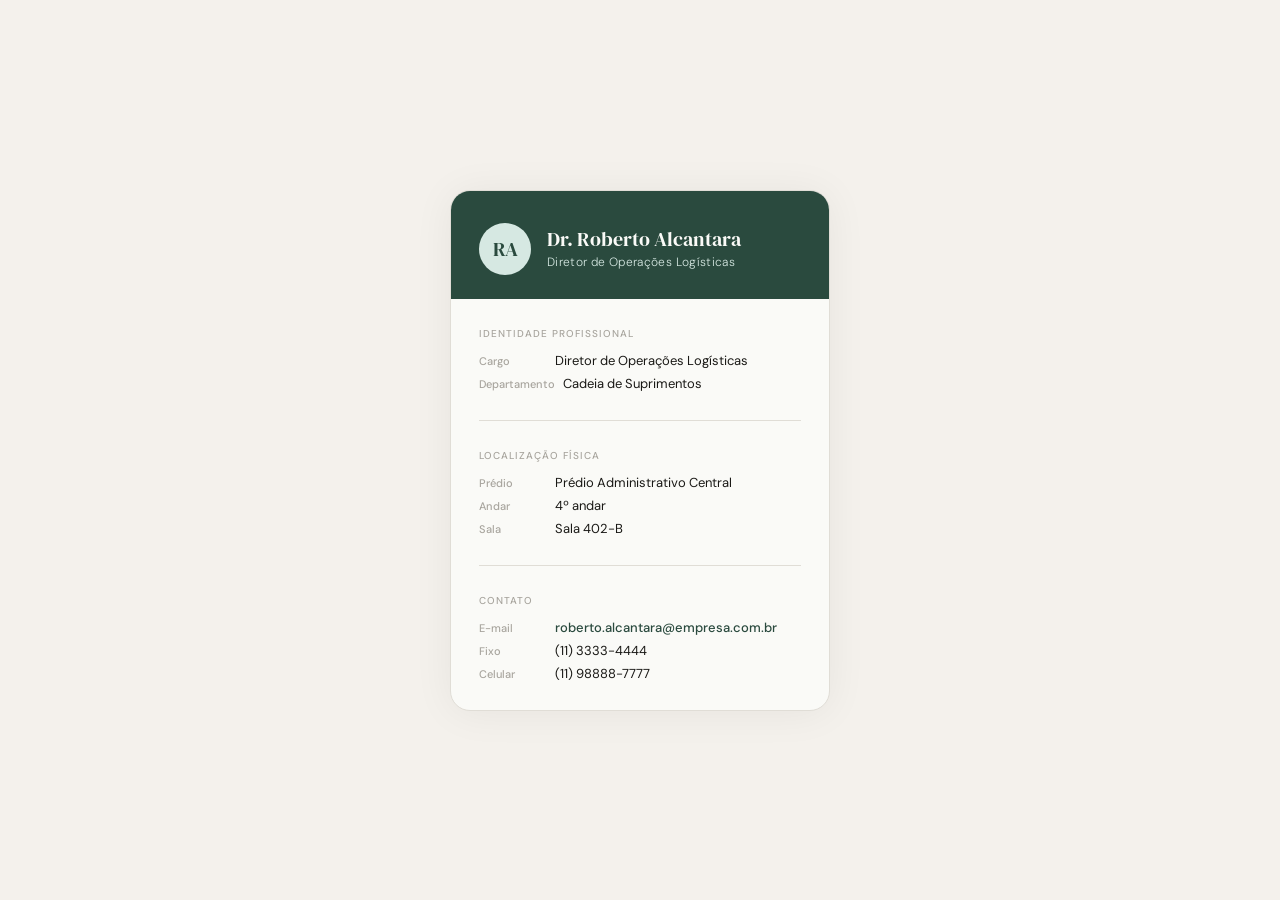
<file: A05/index.html>
<!DOCTYPE html>
<html lang="pt-BR">
<head>
  <meta charset="UTF-8" />
  <meta name="viewport" content="width=device-width, initial-scale=1.0" />
  <title>Diretório de Colaboradores</title>
  <link href="https://fonts.googleapis.com/css2?family=DM+Serif+Display&family=DM+Sans:wght@300;400;500&display=swap" rel="stylesheet" />
  <link rel="stylesheet" href="style.css" />
</head>
<body>

  <div class="profile-card" id="card">
    <div class="card-header">
      <div class="avatar" id="avatar"></div>
      <div class="header-text">
        <p class="card-name" id="card-name"></p>
        <p class="card-role" id="card-role"></p>
      </div>
    </div>

    <div class="card-body">

      <div class="profile-group" id="group-identity">
        <p class="group-label">Identidade profissional</p>
      </div>

      <div class="profile-group" id="group-location">
        <p class="group-label">Localização física</p>
      </div>

      <div class="profile-group" id="group-contact">
        <p class="group-label">Contato</p>
      </div>

    </div>
  </div>

  <script src="app.js"></script>

</body>
</html>
</file>
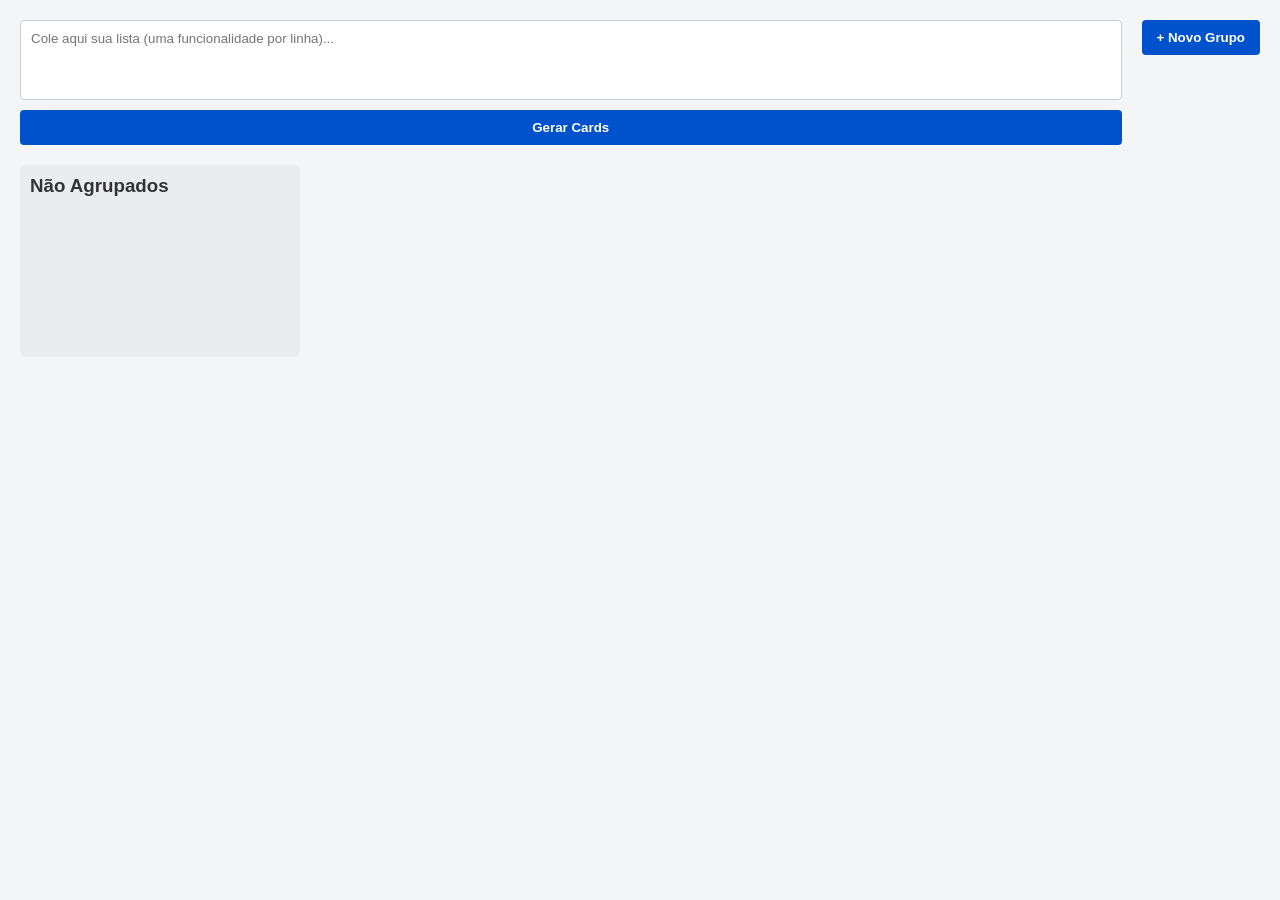
<file: cardSorter/index.html>
<!DOCTYPE html>
<html lang="pt-BR">
<head>
    <meta charset="UTF-8">
    <meta name="viewport" content="width=device-width, initial-scale=1.0">
    <title>Card Sorting App</title>
    <link rel="stylesheet" href="style.css">
</head>
<body>

    <header class="controls">
        <div class="input-section">
            <textarea id="feature-input" placeholder="Cole aqui sua lista (uma funcionalidade por linha)..."></textarea>
            <button id="generate-btn">Gerar Cards</button>
        </div>
        <div class="actions-section">
            <button id="add-group-btn">+ Novo Grupo</button>
        </div>
    </header>

    <main class="board">
        <div class="group default-group">
            <h3>Não Agrupados</h3>
            <div class="card-list" id="backlog-list">
                </div>
        </div>

        <div id="workspace" class="workspace"></div>
    </main>

    <script src="script.js"></script>
</body>
</html>
</file>
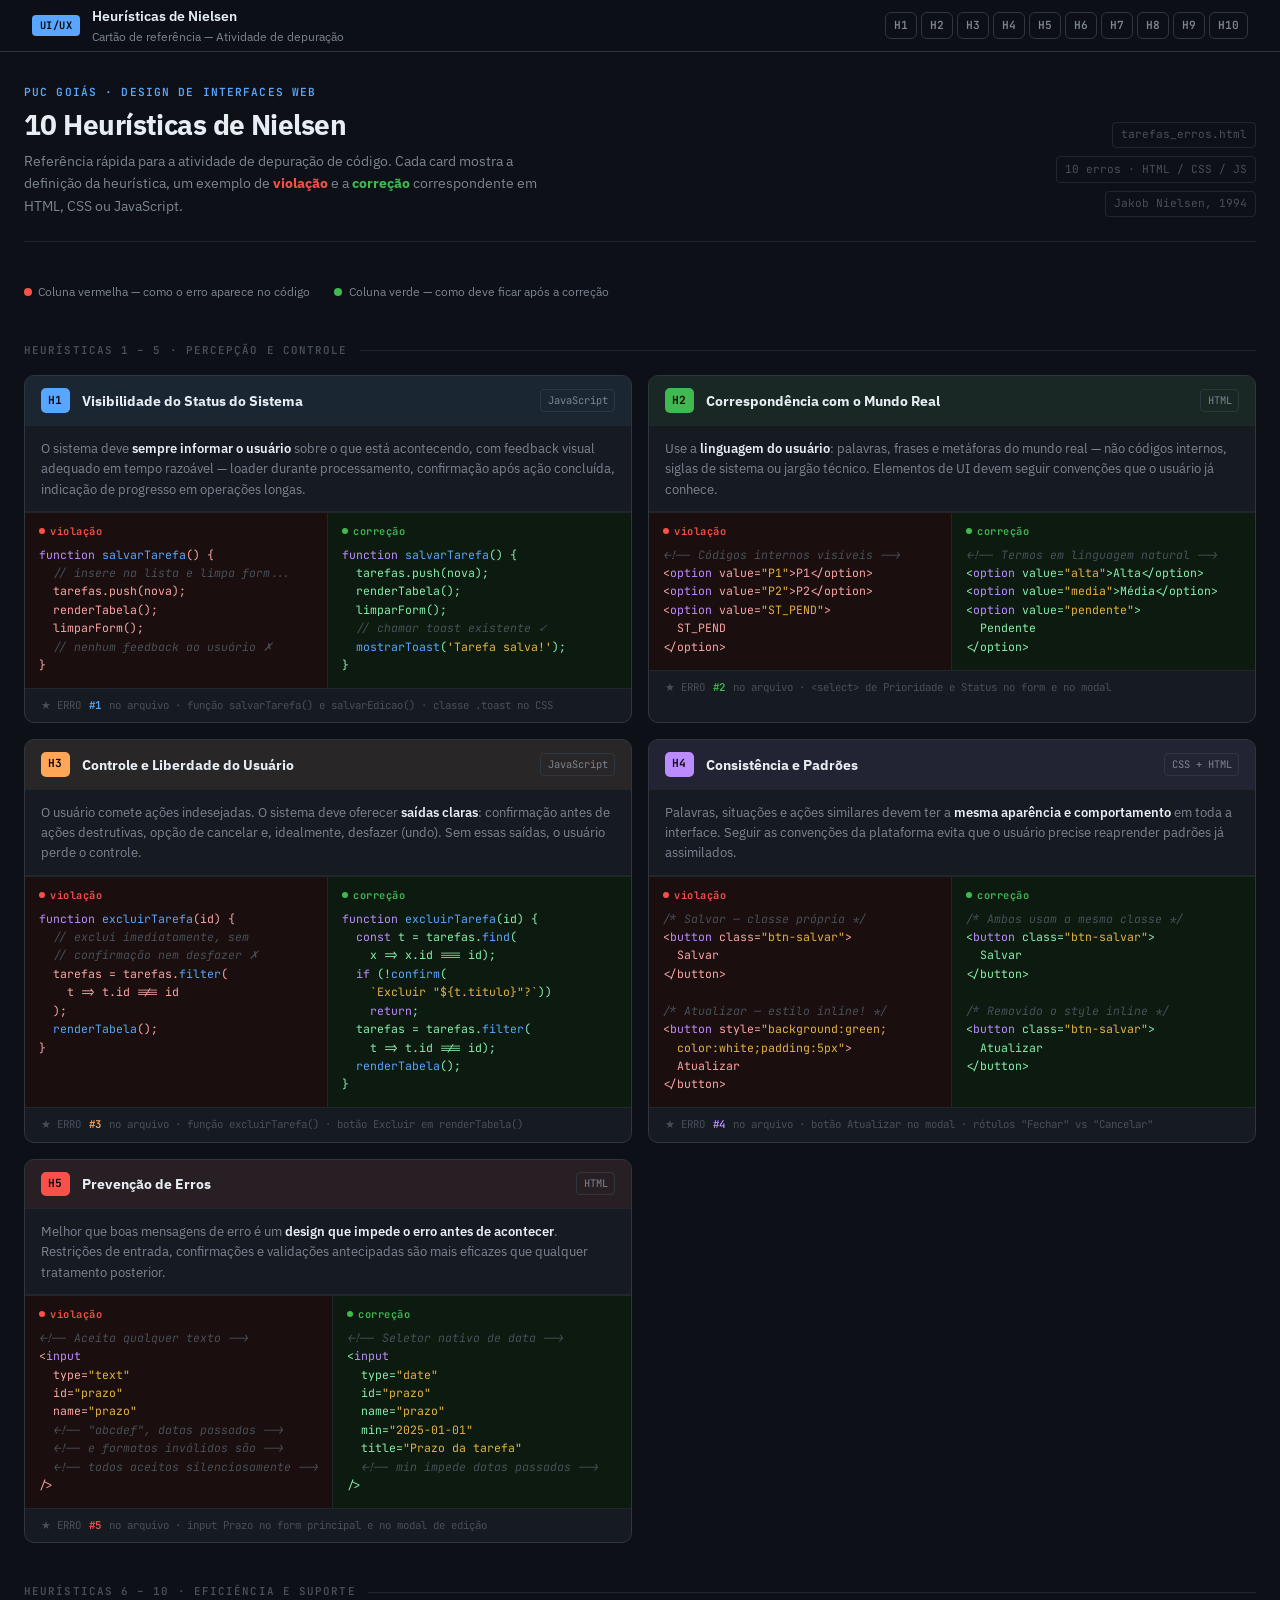
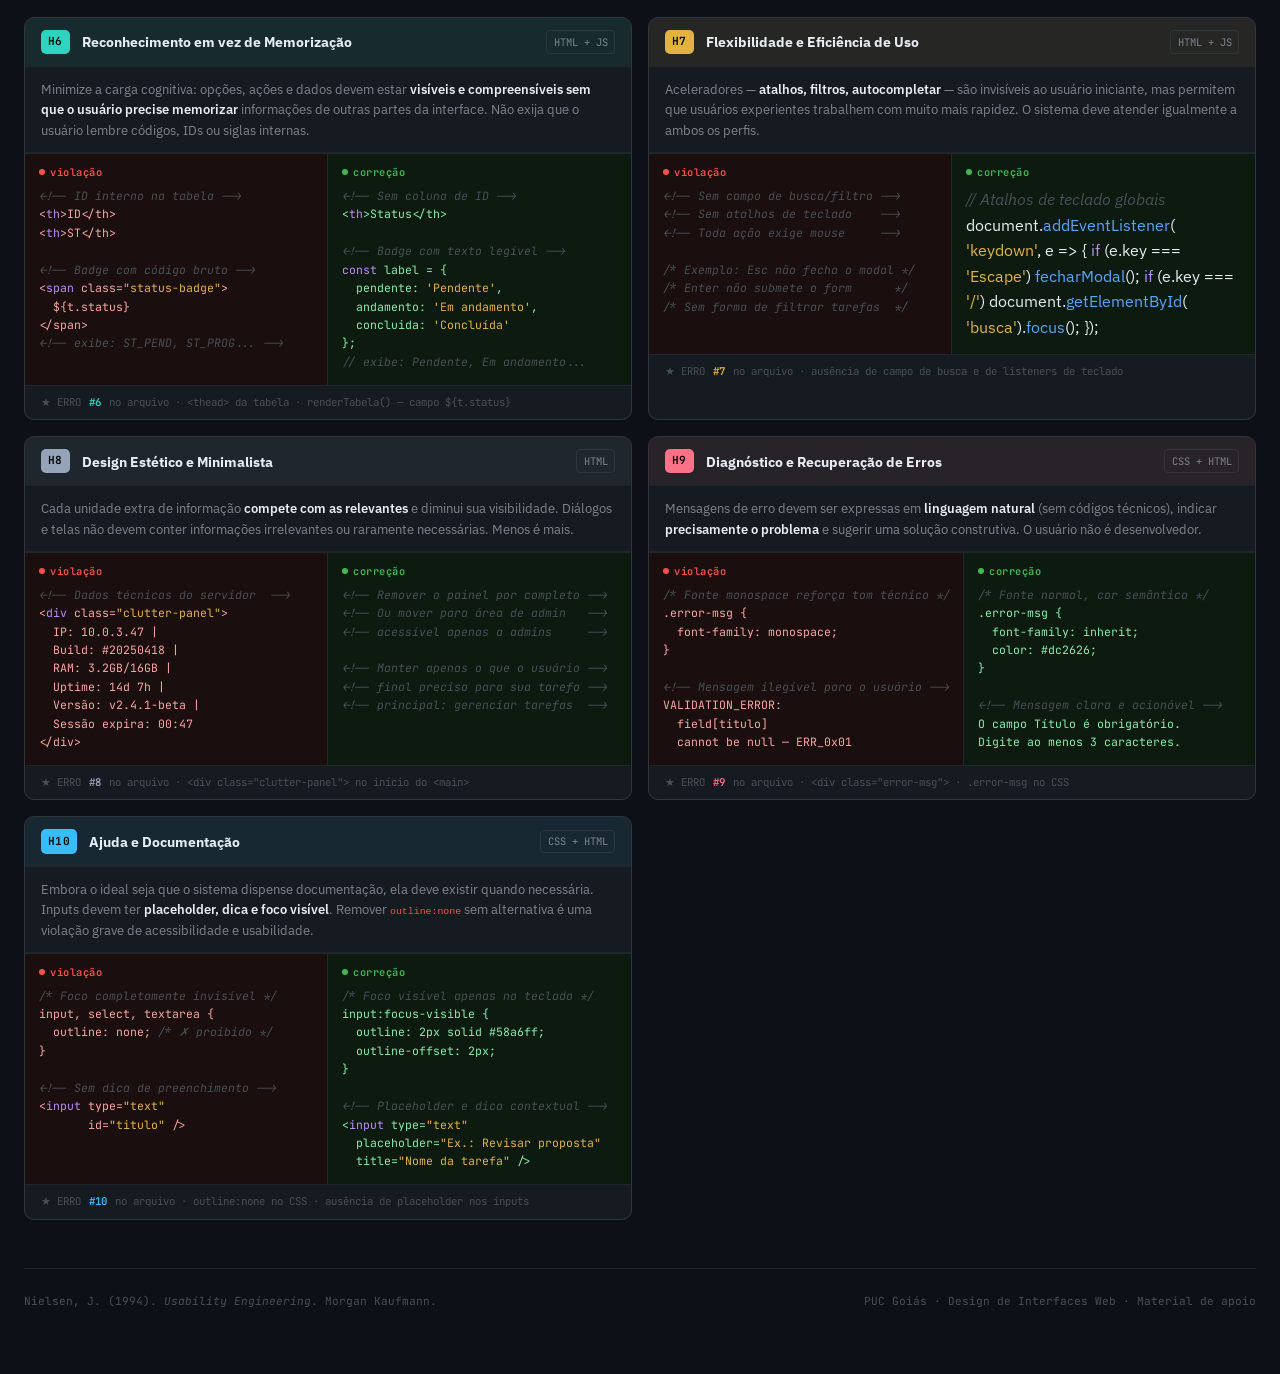
<file: A06 arquivos/referencia_heuristicas.html>
<!DOCTYPE html>
<html lang="pt-BR">
<head>
  <meta charset="UTF-8" />
  <meta name="viewport" content="width=device-width, initial-scale=1.0" />
  <title>Heurísticas de Nielsen — Referência Rápida</title>
  <style>
    @import url('https://fonts.googleapis.com/css2?family=JetBrains+Mono:wght@400;600&family=IBM+Plex+Sans:wght@400;500;600;700&display=swap');

    /* ── TOKENS ───────────────────────────────────────────── */
    :root {
      --bg:         #0d1117;
      --bg-card:    #161b22;
      --bg-code:    #0d1117;
      --bg-err:     #1a0e0e;
      --bg-ok:      #0d1a10;
      --border:     #30363d;
      --border-dim: #21262d;
      --text:       #e6edf3;
      --text-muted: #7d8590;
      --text-dim:   #484f58;
      --red:        #f85149;
      --red-bg:     #3d1214;
      --green:      #3fb950;
      --green-bg:   #0f2c17;
      --yellow:     #e3b341;
      --blue:       #58a6ff;
      --purple:     #bc8cff;
      --orange:     #ffa657;
      --mono:       'JetBrains Mono', monospace;
      --sans:       'IBM Plex Sans', system-ui, sans-serif;
    }

    /* ── RESET ────────────────────────────────────────────── */
    *, *::before, *::after { box-sizing: border-box; margin: 0; padding: 0; }

    html { scroll-behavior: smooth; }

    body {
      font-family: var(--sans);
      background: var(--bg);
      color: var(--text);
      line-height: 1.6;
      min-height: 100vh;
    }

    /* ── TOPBAR ───────────────────────────────────────────── */
    .topbar {
      position: sticky;
      top: 0;
      z-index: 100;
      background: rgba(13,17,23,0.92);
      backdrop-filter: blur(12px);
      border-bottom: 1px solid var(--border);
      padding: 0 2rem;
      height: 52px;
      display: flex;
      align-items: center;
      justify-content: space-between;
      gap: 1rem;
    }

    .topbar__left {
      display: flex;
      align-items: center;
      gap: 0.75rem;
      flex-shrink: 0;
    }

    .topbar__badge {
      background: var(--blue);
      color: #000;
      font-family: var(--mono);
      font-size: 0.65rem;
      font-weight: 600;
      padding: 0.15rem 0.5rem;
      border-radius: 4px;
      letter-spacing: 0.04em;
    }

    .topbar__title {
      font-size: 0.875rem;
      font-weight: 600;
      color: var(--text);
    }

    .topbar__subtitle {
      font-size: 0.75rem;
      color: var(--text-muted);
    }

    .topbar__nav {
      display: flex;
      gap: 0.25rem;
      align-items: center;
      flex-wrap: wrap;
    }

    .nav-pill {
      font-family: var(--mono);
      font-size: 0.7rem;
      font-weight: 600;
      padding: 0.25rem 0.5rem;
      border-radius: 6px;
      border: 1px solid var(--border);
      background: transparent;
      color: var(--text-muted);
      text-decoration: none;
      cursor: pointer;
      transition: all 120ms;
      white-space: nowrap;
    }
    .nav-pill:hover {
      background: var(--bg-card);
      color: var(--text);
      border-color: var(--text-dim);
    }

    /* ── LAYOUT ───────────────────────────────────────────── */
    .page {
      max-width: 1280px;
      margin: 0 auto;
      padding: 2rem 1.5rem 4rem;
    }

    /* ── PAGE HEADER ──────────────────────────────────────── */
    .page-header {
      margin-bottom: 2.5rem;
      padding-bottom: 1.5rem;
      border-bottom: 1px solid var(--border-dim);
      display: flex;
      align-items: flex-end;
      justify-content: space-between;
      gap: 2rem;
      flex-wrap: wrap;
    }

    .page-header__eyebrow {
      font-family: var(--mono);
      font-size: 0.7rem;
      font-weight: 600;
      color: var(--blue);
      letter-spacing: 0.1em;
      text-transform: uppercase;
      margin-bottom: 0.4rem;
    }

    .page-header__title {
      font-size: 1.75rem;
      font-weight: 700;
      letter-spacing: -0.02em;
      line-height: 1.2;
    }

    .page-header__desc {
      margin-top: 0.5rem;
      font-size: 0.875rem;
      color: var(--text-muted);
      max-width: 520px;
    }

    .page-header__meta {
      display: flex;
      flex-direction: column;
      align-items: flex-end;
      gap: 0.5rem;
      flex-shrink: 0;
    }

    .meta-tag {
      font-family: var(--mono);
      font-size: 0.7rem;
      color: var(--text-dim);
      border: 1px solid var(--border-dim);
      border-radius: 4px;
      padding: 0.2rem 0.5rem;
    }

    /* ── GRID DE CARDS ────────────────────────────────────── */
    .grid {
      display: grid;
      grid-template-columns: repeat(auto-fill, minmax(580px, 1fr));
      gap: 1rem;
    }

    /* ── CARD ─────────────────────────────────────────────── */
    .card {
      background: var(--bg-card);
      border: 1px solid var(--border);
      border-radius: 10px;
      overflow: hidden;
      transition: border-color 200ms, box-shadow 200ms;
    }
    .card:hover {
      border-color: var(--accent, var(--blue));
      box-shadow: 0 0 0 1px var(--accent, var(--blue))22;
    }

    .card__header {
      padding: 0.75rem 1rem;
      display: flex;
      align-items: center;
      gap: 0.75rem;
      border-bottom: 1px solid var(--border-dim);
      background: color-mix(in srgb, var(--accent, var(--blue)) 8%, transparent);
    }

    .card__num {
      font-family: var(--mono);
      font-size: 0.7rem;
      font-weight: 600;
      background: var(--accent, var(--blue));
      color: #000;
      padding: 0.2rem 0.45rem;
      border-radius: 5px;
      letter-spacing: 0.02em;
      flex-shrink: 0;
    }

    .card__title {
      font-size: 0.9rem;
      font-weight: 700;
      color: var(--text);
      flex: 1;
    }

    .card__layer {
      font-family: var(--mono);
      font-size: 0.65rem;
      color: var(--text-muted);
      border: 1px solid var(--border);
      border-radius: 4px;
      padding: 0.15rem 0.4rem;
      flex-shrink: 0;
    }

    .card__def {
      padding: 0.75rem 1rem;
      font-size: 0.825rem;
      color: var(--text-muted);
      border-bottom: 1px solid var(--border-dim);
      line-height: 1.55;
    }

    .card__def strong {
      color: var(--text);
      font-weight: 600;
    }

    /* ── BLOCOS DE CÓDIGO ─────────────────────────────────── */
    .code-split {
      display: grid;
      grid-template-columns: 1fr 1fr;
      border-top: 1px solid var(--border-dim);
    }

    .code-col {
      padding: 0.6rem 0.85rem 0.85rem;
    }
    .code-col:first-child {
      border-right: 1px solid var(--border-dim);
      background: var(--bg-err);
    }
    .code-col:last-child {
      background: var(--bg-ok);
    }

    .code-col__label {
      font-family: var(--mono);
      font-size: 0.65rem;
      font-weight: 600;
      letter-spacing: 0.05em;
      margin-bottom: 0.4rem;
      display: flex;
      align-items: center;
      gap: 0.35rem;
    }
    .code-col:first-child .code-col__label { color: var(--red); }
    .code-col:last-child  .code-col__label { color: var(--green); }

    .code-col__label::before {
      content: '';
      display: inline-block;
      width: 6px; height: 6px;
      border-radius: 50%;
      background: currentColor;
    }

    pre {
      font-family: var(--mono);
      font-size: 0.72rem;
      line-height: 1.6;
      white-space: pre;
      overflow-x: auto;
      color: var(--text);
    }
    .code-col:first-child pre { color: #fca5a5; }
    .code-col:last-child  pre { color: #86efac; }

    .kw  { color: var(--purple); }
    .fn  { color: var(--blue);   }
    .str { color: var(--yellow); }
    .cm  { color: var(--text-dim); font-style: italic; }
    .hl  { background: rgba(255,255,255,0.06); border-radius: 3px; padding: 0 2px; }

    /* ── RODAPÉ DO CARD (qual erro no arquivo) ────────────── */
    .card__footer {
      padding: 0.5rem 1rem;
      font-family: var(--mono);
      font-size: 0.67rem;
      color: var(--text-dim);
      border-top: 1px solid var(--border-dim);
      display: flex;
      align-items: center;
      gap: 0.5rem;
    }
    .card__footer span {
      color: var(--accent, var(--blue));
      font-weight: 600;
    }

    /* ── CORES POR HEURÍSTICA ─────────────────────────────── */
    .h1  { --accent: #58a6ff; }
    .h2  { --accent: #3fb950; }
    .h3  { --accent: #ffa657; }
    .h4  { --accent: #bc8cff; }
    .h5  { --accent: #f85149; }
    .h6  { --accent: #2dd4bf; }
    .h7  { --accent: #e3b341; }
    .h8  { --accent: #94a3b8; }
    .h9  { --accent: #fb7185; }
    .h10 { --accent: #38bdf8; }

    /* ── SEPARADOR DE SEÇÃO ───────────────────────────────── */
    .section-label {
      font-family: var(--mono);
      font-size: 0.68rem;
      font-weight: 600;
      color: var(--text-dim);
      letter-spacing: 0.1em;
      text-transform: uppercase;
      margin: 2.5rem 0 1rem;
      display: flex;
      align-items: center;
      gap: 0.75rem;
    }
    .section-label::after {
      content: '';
      flex: 1;
      height: 1px;
      background: var(--border-dim);
    }

    /* ── LEGENDA RÁPIDA ───────────────────────────────────── */
    .legend {
      display: flex;
      gap: 1.5rem;
      margin-bottom: 1.25rem;
      flex-wrap: wrap;
    }
    .legend__item {
      display: flex;
      align-items: center;
      gap: 0.4rem;
      font-size: 0.775rem;
      color: var(--text-muted);
    }
    .dot { width:8px; height:8px; border-radius:50%; flex-shrink:0; }
    .dot-red   { background: var(--red);   }
    .dot-green { background: var(--green); }

    /* ── SCROLLBAR ────────────────────────────────────────── */
    ::-webkit-scrollbar { width: 6px; height: 6px; }
    ::-webkit-scrollbar-track { background: transparent; }
    ::-webkit-scrollbar-thumb { background: var(--border); border-radius: 3px; }
    ::-webkit-scrollbar-thumb:hover { background: var(--text-dim); }

    /* ── RESPONSIVE ───────────────────────────────────────── */
    @media (max-width: 720px) {
      .grid { grid-template-columns: 1fr; }
      .code-split { grid-template-columns: 1fr; }
      .code-col:first-child { border-right: none; border-bottom: 1px solid var(--border-dim); }
      .topbar__nav { display: none; }
      .page-header { flex-direction: column; align-items: flex-start; }
    }
  </style>
</head>
<body>

  <!-- TOPBAR -->
  <header class="topbar">
    <div class="topbar__left">
      <span class="topbar__badge">UI/UX</span>
      <div>
        <div class="topbar__title">Heurísticas de Nielsen</div>
        <div class="topbar__subtitle">Cartão de referência — Atividade de depuração</div>
      </div>
    </div>
    <nav class="topbar__nav" aria-label="Navegar para heurística">
      <a class="nav-pill" href="#h1">H1</a>
      <a class="nav-pill" href="#h2">H2</a>
      <a class="nav-pill" href="#h3">H3</a>
      <a class="nav-pill" href="#h4">H4</a>
      <a class="nav-pill" href="#h5">H5</a>
      <a class="nav-pill" href="#h6">H6</a>
      <a class="nav-pill" href="#h7">H7</a>
      <a class="nav-pill" href="#h8">H8</a>
      <a class="nav-pill" href="#h9">H9</a>
      <a class="nav-pill" href="#h10">H10</a>
    </nav>
  </header>

  <main class="page">

    <!-- CABEÇALHO -->
    <div class="page-header">
      <div>
        <div class="page-header__eyebrow">PUC Goiás · Design de Interfaces Web</div>
        <h1 class="page-header__title">10 Heurísticas de Nielsen</h1>
        <p class="page-header__desc">
          Referência rápida para a atividade de depuração de código.
          Cada card mostra a definição da heurística, um exemplo de
          <strong style="color:var(--red)">violação</strong> e a
          <strong style="color:var(--green)">correção</strong> correspondente
          em HTML, CSS ou JavaScript.
        </p>
      </div>
      <div class="page-header__meta">
        <span class="meta-tag">tarefas_erros.html</span>
        <span class="meta-tag">10 erros · HTML / CSS / JS</span>
        <span class="meta-tag">Jakob Nielsen, 1994</span>
      </div>
    </div>

    <!-- LEGENDA -->
    <div class="legend">
      <div class="legend__item"><span class="dot dot-red"></span> Coluna vermelha — como o erro aparece no código</div>
      <div class="legend__item"><span class="dot dot-green"></span> Coluna verde — como deve ficar após a correção</div>
    </div>

    <!-- SEÇÃO 1-5 -->
    <div class="section-label">Heurísticas 1 – 5 · Percepção e Controle</div>

    <div class="grid">

      <!-- H1 -->
      <article class="card h1" id="h1">
        <div class="card__header">
          <span class="card__num">H1</span>
          <span class="card__title">Visibilidade do Status do Sistema</span>
          <span class="card__layer">JavaScript</span>
        </div>
        <div class="card__def">
          O sistema deve <strong>sempre informar o usuário</strong> sobre o que está acontecendo,
          com feedback visual adequado em tempo razoável — loader durante processamento,
          confirmação após ação concluída, indicação de progresso em operações longas.
        </div>
        <div class="code-split">
          <div class="code-col">
            <div class="code-col__label">violação</div>
<pre><span class="kw">function</span> <span class="fn">salvarTarefa</span>() {
  <span class="cm">// insere na lista e limpa form...</span>
  tarefas.push(nova);
  renderTabela();
  limparForm();
  <span class="cm">// nenhum feedback ao usuário ✗</span>
}</pre>
          </div>
          <div class="code-col">
            <div class="code-col__label">correção</div>
<pre><span class="kw">function</span> <span class="fn">salvarTarefa</span>() {
  tarefas.push(nova);
  renderTabela();
  limparForm();
  <span class="cm">// chamar toast existente ✓</span>
  <span class="fn">mostrarToast</span>(<span class="str">'Tarefa salva!'</span>);
}</pre>
          </div>
        </div>
        <div class="card__footer">★ ERRO <span>#1</span> no arquivo · função salvarTarefa() e salvarEdicao() · classe .toast no CSS</div>
      </article>

      <!-- H2 -->
      <article class="card h2" id="h2">
        <div class="card__header">
          <span class="card__num">H2</span>
          <span class="card__title">Correspondência com o Mundo Real</span>
          <span class="card__layer">HTML</span>
        </div>
        <div class="card__def">
          Use a <strong>linguagem do usuário</strong>: palavras, frases e metáforas do
          mundo real — não códigos internos, siglas de sistema ou jargão técnico.
          Elementos de UI devem seguir convenções que o usuário já conhece.
        </div>
        <div class="code-split">
          <div class="code-col">
            <div class="code-col__label">violação</div>
<pre><span class="cm">&lt;!-- Códigos internos visíveis --&gt;</span>
&lt;<span class="kw">option</span> value=<span class="str">"P1"</span>&gt;P1&lt;/option&gt;
&lt;<span class="kw">option</span> value=<span class="str">"P2"</span>&gt;P2&lt;/option&gt;
&lt;<span class="kw">option</span> value=<span class="str">"ST_PEND"</span>&gt;
  ST_PEND
&lt;/option&gt;</pre>
          </div>
          <div class="code-col">
            <div class="code-col__label">correção</div>
<pre><span class="cm">&lt;!-- Termos em linguagem natural --&gt;</span>
&lt;<span class="kw">option</span> value=<span class="str">"alta"</span>&gt;Alta&lt;/option&gt;
&lt;<span class="kw">option</span> value=<span class="str">"media"</span>&gt;Média&lt;/option&gt;
&lt;<span class="kw">option</span> value=<span class="str">"pendente"</span>&gt;
  Pendente
&lt;/option&gt;</pre>
          </div>
        </div>
        <div class="card__footer">★ ERRO <span>#2</span> no arquivo · &lt;select&gt; de Prioridade e Status no form e no modal</div>
      </article>

      <!-- H3 -->
      <article class="card h3" id="h3">
        <div class="card__header">
          <span class="card__num">H3</span>
          <span class="card__title">Controle e Liberdade do Usuário</span>
          <span class="card__layer">JavaScript</span>
        </div>
        <div class="card__def">
          O usuário comete ações indesejadas. O sistema deve oferecer
          <strong>saídas claras</strong>: confirmação antes de ações destrutivas,
          opção de cancelar e, idealmente, desfazer (undo). Sem essas saídas,
          o usuário perde o controle.
        </div>
        <div class="code-split">
          <div class="code-col">
            <div class="code-col__label">violação</div>
<pre><span class="kw">function</span> <span class="fn">excluirTarefa</span>(id) {
  <span class="cm">// exclui imediatamente, sem</span>
  <span class="cm">// confirmação nem desfazer ✗</span>
  tarefas = tarefas.<span class="fn">filter</span>(
    t => t.id !== id
  );
  <span class="fn">renderTabela</span>();
}</pre>
          </div>
          <div class="code-col">
            <div class="code-col__label">correção</div>
<pre><span class="kw">function</span> <span class="fn">excluirTarefa</span>(id) {
  <span class="kw">const</span> t = tarefas.<span class="fn">find</span>(
    x => x.id === id);
  <span class="kw">if</span> (!<span class="fn">confirm</span>(
    <span class="str">`Excluir "${t.titulo}"?`</span>))
    <span class="kw">return</span>;
  tarefas = tarefas.<span class="fn">filter</span>(
    t => t.id !== id);
  <span class="fn">renderTabela</span>();
}</pre>
          </div>
        </div>
        <div class="card__footer">★ ERRO <span>#3</span> no arquivo · função excluirTarefa() · botão Excluir em renderTabela()</div>
      </article>

      <!-- H4 -->
      <article class="card h4" id="h4">
        <div class="card__header">
          <span class="card__num">H4</span>
          <span class="card__title">Consistência e Padrões</span>
          <span class="card__layer">CSS + HTML</span>
        </div>
        <div class="card__def">
          Palavras, situações e ações similares devem ter a <strong>mesma aparência e comportamento</strong>
          em toda a interface. Seguir as convenções da plataforma
          evita que o usuário precise reaprender padrões já assimilados.
        </div>
        <div class="code-split">
          <div class="code-col">
            <div class="code-col__label">violação</div>
<pre><span class="cm">/* Salvar — classe própria */</span>
&lt;<span class="kw">button</span> class=<span class="str">"btn-salvar"</span>&gt;
  Salvar
&lt;/button&gt;

<span class="cm">/* Atualizar — estilo inline! */</span>
&lt;<span class="kw">button</span> style=<span class="str">"background:green;
  color:white;padding:5px"</span>&gt;
  Atualizar
&lt;/button&gt;</pre>
          </div>
          <div class="code-col">
            <div class="code-col__label">correção</div>
<pre><span class="cm">/* Ambos usam a mesma classe */</span>
&lt;<span class="kw">button</span> class=<span class="str">"btn-salvar"</span>&gt;
  Salvar
&lt;/button&gt;

<span class="cm">/* Removido o style inline */</span>
&lt;<span class="kw">button</span> class=<span class="str">"btn-salvar"</span>&gt;
  Atualizar
&lt;/button&gt;</pre>
          </div>
        </div>
        <div class="card__footer">★ ERRO <span>#4</span> no arquivo · botão Atualizar no modal · rótulos "Fechar" vs "Cancelar"</div>
      </article>

      <!-- H5 -->
      <article class="card h5" id="h5">
        <div class="card__header">
          <span class="card__num">H5</span>
          <span class="card__title">Prevenção de Erros</span>
          <span class="card__layer">HTML</span>
        </div>
        <div class="card__def">
          Melhor que boas mensagens de erro é um <strong>design que impede o erro antes
          de acontecer</strong>. Restrições de entrada, confirmações e validações antecipadas
          são mais eficazes que qualquer tratamento posterior.
        </div>
        <div class="code-split">
          <div class="code-col">
            <div class="code-col__label">violação</div>
<pre><span class="cm">&lt;!-- Aceita qualquer texto --&gt;</span>
&lt;<span class="kw">input</span>
  type=<span class="str">"text"</span>
  id=<span class="str">"prazo"</span>
  name=<span class="str">"prazo"</span>
<span class="cm">  &lt;!-- "abcdef", datas passadas --&gt;</span>
<span class="cm">  &lt;!-- e formatos inválidos são --&gt;</span>
<span class="cm">  &lt;!-- todos aceitos silenciosamente --&gt;</span>
/&gt;</pre>
          </div>
          <div class="code-col">
            <div class="code-col__label">correção</div>
<pre><span class="cm">&lt;!-- Seletor nativo de data --&gt;</span>
&lt;<span class="kw">input</span>
  type=<span class="str">"date"</span>
  id=<span class="str">"prazo"</span>
  name=<span class="str">"prazo"</span>
  min=<span class="str">"2025-01-01"</span>
  title=<span class="str">"Prazo da tarefa"</span>
<span class="cm">  &lt;!-- min impede datas passadas --&gt;</span>
/&gt;</pre>
          </div>
        </div>
        <div class="card__footer">★ ERRO <span>#5</span> no arquivo · input Prazo no form principal e no modal de edição</div>
      </article>

    </div><!-- /grid 1-5 -->

    <!-- SEÇÃO 6-10 -->
    <div class="section-label">Heurísticas 6 – 10 · Eficiência e Suporte</div>

    <div class="grid">

      <!-- H6 -->
      <article class="card h6" id="h6">
        <div class="card__header">
          <span class="card__num">H6</span>
          <span class="card__title">Reconhecimento em vez de Memorização</span>
          <span class="card__layer">HTML + JS</span>
        </div>
        <div class="card__def">
          Minimize a carga cognitiva: opções, ações e dados devem estar
          <strong>visíveis e compreensíveis sem que o usuário precise memorizar</strong>
          informações de outras partes da interface. Não exija que o usuário
          lembre códigos, IDs ou siglas internas.
        </div>
        <div class="code-split">
          <div class="code-col">
            <div class="code-col__label">violação</div>
<pre><span class="cm">&lt;!-- ID interno na tabela --&gt;</span>
&lt;<span class="kw">th</span>&gt;ID&lt;/th&gt;
&lt;<span class="kw">th</span>&gt;ST&lt;/th&gt;

<span class="cm">&lt;!-- Badge com código bruto --&gt;</span>
&lt;<span class="kw">span</span> class=<span class="str">"status-badge"</span>&gt;
  ${t.status}
&lt;/span&gt;
<span class="cm">&lt;!-- exibe: ST_PEND, ST_PROG... --&gt;</span></pre>
          </div>
          <div class="code-col">
            <div class="code-col__label">correção</div>
<pre><span class="cm">&lt;!-- Sem coluna de ID --&gt;</span>
&lt;<span class="kw">th</span>&gt;Status&lt;/th&gt;

<span class="cm">&lt;!-- Badge com texto legível --&gt;</span>
<span class="kw">const</span> label = {
  pendente: <span class="str">'Pendente'</span>,
  andamento: <span class="str">'Em andamento'</span>,
  concluida: <span class="str">'Concluída'</span>
};
<span class="cm">// exibe: Pendente, Em andamento...</span></pre>
          </div>
        </div>
        <div class="card__footer">★ ERRO <span>#6</span> no arquivo · &lt;thead&gt; da tabela · renderTabela() — campo ${t.status}</div>
      </article>

      <!-- H7 -->
      <article class="card h7" id="h7">
        <div class="card__header">
          <span class="card__num">H7</span>
          <span class="card__title">Flexibilidade e Eficiência de Uso</span>
          <span class="card__layer">HTML + JS</span>
        </div>
        <div class="card__def">
          Aceleradores — <strong>atalhos, filtros, autocompletar</strong> — são invisíveis
          ao usuário iniciante, mas permitem que usuários experientes trabalhem com
          muito mais rapidez. O sistema deve atender igualmente a ambos os perfis.
        </div>
        <div class="code-split">
          <div class="code-col">
            <div class="code-col__label">violação</div>
<pre><span class="cm">&lt;!-- Sem campo de busca/filtro --&gt;</span>
<span class="cm">&lt;!-- Sem atalhos de teclado    --&gt;</span>
<span class="cm">&lt;!-- Toda ação exige mouse     --&gt;</span>

<span class="cm">/* Exemplo: Esc não fecha o modal */</span>
<span class="cm">/* Enter não submete o form      */</span>
<span class="cm">/* Sem forma de filtrar tarefas  */</span></pre>
          </div>
          <div class="code-col">
            <div class="code-col__label">correção</div>
<pre"><span class="cm">// Atalhos de teclado globais</span>
document.<span class="fn">addEventListener</span>(
  <span class="str">'keydown'</span>, e => {
  <span class="kw">if</span> (e.key === <span class="str">'Escape'</span>)
    <span class="fn">fecharModal</span>();
  <span class="kw">if</span> (e.key === <span class="str">'/'</span>)
    document.<span class="fn">getElementById</span>(
      <span class="str">'busca'</span>).<span class="fn">focus</span>();
});</pre>
          </div>
        </div>
        <div class="card__footer">★ ERRO <span>#7</span> no arquivo · ausência de campo de busca e de listeners de teclado</div>
      </article>

      <!-- H8 -->
      <article class="card h8" id="h8">
        <div class="card__header">
          <span class="card__num">H8</span>
          <span class="card__title">Design Estético e Minimalista</span>
          <span class="card__layer">HTML</span>
        </div>
        <div class="card__def">
          Cada unidade extra de informação <strong>compete com as relevantes</strong>
          e diminui sua visibilidade. Diálogos e telas não devem conter informações
          irrelevantes ou raramente necessárias. Menos é mais.
        </div>
        <div class="code-split">
          <div class="code-col">
            <div class="code-col__label">violação</div>
<pre><span class="cm">&lt;!-- Dados técnicos do servidor  --&gt;</span>
&lt;<span class="kw">div</span> class=<span class="str">"clutter-panel"</span>&gt;
  IP: 10.0.3.47 |
  Build: #20250418 |
  RAM: 3.2GB/16GB |
  Uptime: 14d 7h |
  Versão: v2.4.1-beta |
  Sessão expira: 00:47
&lt;/div&gt;</pre>
          </div>
          <div class="code-col">
            <div class="code-col__label">correção</div>
<pre><span class="cm">&lt;!-- Remover o painel por completo --&gt;</span>
<span class="cm">&lt;!-- Ou mover para área de admin   --&gt;</span>
<span class="cm">&lt;!-- acessível apenas a admins     --&gt;</span>

<span class="cm">&lt;!-- Manter apenas o que o usuário --&gt;</span>
<span class="cm">&lt;!-- final precisa para sua tarefa --&gt;</span>
<span class="cm">&lt;!-- principal: gerenciar tarefas  --&gt;</span></pre>
          </div>
        </div>
        <div class="card__footer">★ ERRO <span>#8</span> no arquivo · &lt;div class="clutter-panel"&gt; no início do &lt;main&gt;</div>
      </article>

      <!-- H9 -->
      <article class="card h9" id="h9">
        <div class="card__header">
          <span class="card__num">H9</span>
          <span class="card__title">Diagnóstico e Recuperação de Erros</span>
          <span class="card__layer">CSS + HTML</span>
        </div>
        <div class="card__def">
          Mensagens de erro devem ser expressas em <strong>linguagem natural</strong>
          (sem códigos técnicos), indicar <strong>precisamente o problema</strong>
          e sugerir uma solução construtiva. O usuário não é desenvolvedor.
        </div>
        <div class="code-split">
          <div class="code-col">
            <div class="code-col__label">violação</div>
<pre><span class="cm">/* Fonte monospace reforça tom técnico */</span>
.error-msg {
  font-family: monospace;
}

<span class="cm">&lt;!-- Mensagem ilegível para o usuário --&gt;</span>
VALIDATION_ERROR:
  field[titulo]
  cannot be null — ERR_0x01</pre>
          </div>
          <div class="code-col">
            <div class="code-col__label">correção</div>
<pre><span class="cm">/* Fonte normal, cor semântica */</span>
.error-msg {
  font-family: inherit;
  color: #dc2626;
}

<span class="cm">&lt;!-- Mensagem clara e acionável --&gt;</span>
O campo Título é obrigatório.
Digite ao menos 3 caracteres.</pre>
          </div>
        </div>
        <div class="card__footer">★ ERRO <span>#9</span> no arquivo · &lt;div class="error-msg"&gt; · .error-msg no CSS</div>
      </article>

      <!-- H10 -->
      <article class="card h10" id="h10">
        <div class="card__header">
          <span class="card__num">H10</span>
          <span class="card__title">Ajuda e Documentação</span>
          <span class="card__layer">CSS + HTML</span>
        </div>
        <div class="card__def">
          Embora o ideal seja que o sistema dispense documentação, ela deve existir
          quando necessária. Inputs devem ter <strong>placeholder, dica e foco visível</strong>.
          Remover <code style="font-size:0.75em;color:var(--red)">outline:none</code>
          sem alternativa é uma violação grave de acessibilidade e usabilidade.
        </div>
        <div class="code-split">
          <div class="code-col">
            <div class="code-col__label">violação</div>
<pre><span class="cm">/* Foco completamente invisível */</span>
input, select, textarea {
  outline: none; <span class="cm">/* ✗ proibido */</span>
}

<span class="cm">&lt;!-- Sem dica de preenchimento --&gt;</span>
&lt;<span class="kw">input</span> type=<span class="str">"text"</span>
       id=<span class="str">"titulo"</span> /&gt;</pre>
          </div>
          <div class="code-col">
            <div class="code-col__label">correção</div>
<pre><span class="cm">/* Foco visível apenas no teclado */</span>
input:focus-visible {
  outline: 2px solid #58a6ff;
  outline-offset: 2px;
}

<span class="cm">&lt;!-- Placeholder e dica contextual --&gt;</span>
&lt;<span class="kw">input</span> type=<span class="str">"text"</span>
  placeholder=<span class="str">"Ex.: Revisar proposta"</span>
  title=<span class="str">"Nome da tarefa"</span> /&gt;</pre>
          </div>
        </div>
        <div class="card__footer">★ ERRO <span>#10</span> no arquivo · outline:none no CSS · ausência de placeholder nos inputs</div>
      </article>

    </div><!-- /grid 6-10 -->

    <!-- RODAPÉ DA PÁGINA -->
    <footer style="margin-top:3rem;padding-top:1.5rem;border-top:1px solid var(--border-dim);display:flex;justify-content:space-between;align-items:center;flex-wrap:wrap;gap:1rem;">
      <span style="font-family:var(--mono);font-size:0.7rem;color:var(--text-dim)">
        Nielsen, J. (1994). <em>Usability Engineering</em>. Morgan Kaufmann.
      </span>
      <span style="font-family:var(--mono);font-size:0.7rem;color:var(--text-dim)">
        PUC Goiás · Design de Interfaces Web · Material de apoio
      </span>
    </footer>

  </main>

</body>
</html>
</file>
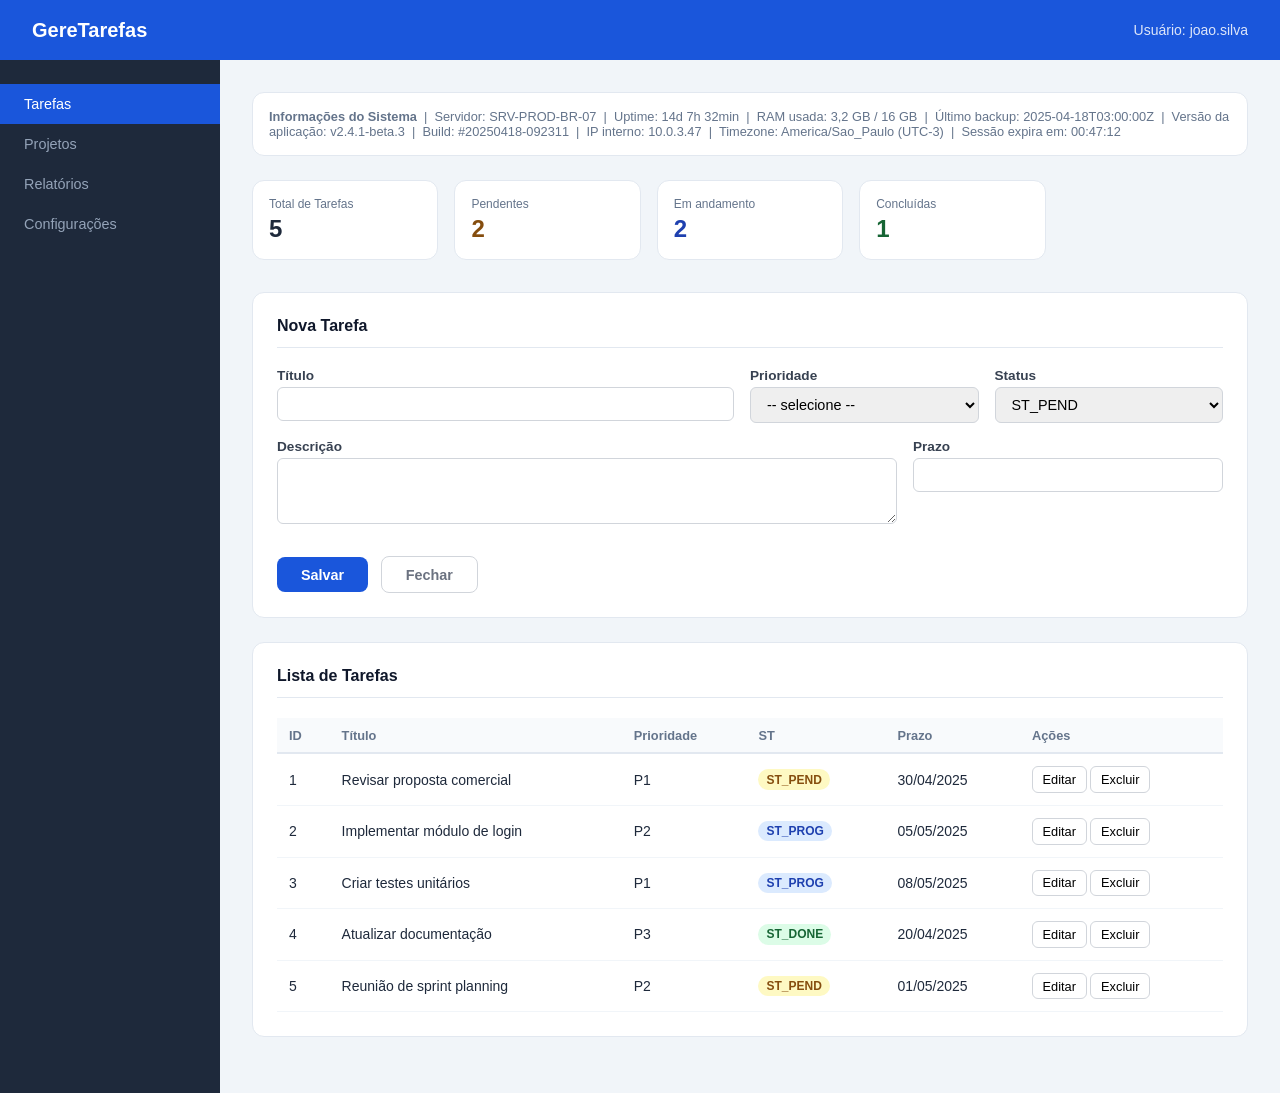
<file: A06 arquivos/tarefas_erros.html>
<!DOCTYPE html>
<html lang="pt-BR">
<head>
  <meta charset="UTF-8" />
  <meta name="viewport" content="width=device-width, initial-scale=1.0" />
  <title>GereTarefas — Sistema de Gerenciamento</title>
  <style>

    /* ============================================================
       BASE
    ============================================================ */
    *, *::before, *::after { box-sizing: border-box; margin: 0; padding: 0; }

    body {
      font-family: Arial, sans-serif;
      background: #f1f5f9;
      color: #1e293b;
      min-height: 100vh;
    }

    /* ============================================================
       TOPBAR
    ============================================================ */
    .topbar {
      background: #1a56db;
      color: white;
      padding: 0 2rem;
      height: 60px;
      display: flex;
      align-items: center;
      justify-content: space-between;
    }
    .topbar__logo { font-size: 1.25rem; font-weight: 700; }
    .topbar__user { font-size: 0.875rem; opacity: 0.85; }

    /* ============================================================
       LAYOUT
    ============================================================ */
    .layout {
      display: flex;
      min-height: calc(100vh - 60px);
    }

    .sidebar {
      width: 220px;
      background: #1e293b;
      padding: 1.5rem 0;
      flex-shrink: 0;
    }
    .sidebar__item {
      display: block;
      padding: 0.75rem 1.5rem;
      color: #94a3b8;
      text-decoration: none;
      font-size: 0.9rem;
      cursor: pointer;
      border: none;
      background: none;
      width: 100%;
      text-align: left;
    }
    .sidebar__item:hover { background: #334155; color: white; }
    .sidebar__item.active { background: #1a56db; color: white; }

    .main {
      flex: 1;
      padding: 2rem;
      overflow-y: auto;
    }

    /* ============================================================
       CARDS DE MÉTRICAS
    ============================================================ */
    .metrics {
      display: grid;
      grid-template-columns: repeat(auto-fill, minmax(160px, 1fr));
      gap: 1rem;
      margin-bottom: 2rem;
    }
    .metric-card {
      background: white;
      border-radius: 0.75rem;
      padding: 1rem;
      border: 1px solid #e2e8f0;
    }
    .metric-card__label { font-size: 0.75rem; color: #64748b; margin-bottom: 0.25rem; }
    .metric-card__value { font-size: 1.5rem; font-weight: 700; color: #1e293b; }

    /* ============================================================
       SEÇÃO DE NOVA TAREFA
    ============================================================ */
    .card {
      background: white;
      border-radius: 0.75rem;
      border: 1px solid #e2e8f0;
      padding: 1.5rem;
      margin-bottom: 1.5rem;
    }
    .card__title {
      font-size: 1rem;
      font-weight: 700;
      margin-bottom: 1.25rem;
      color: #0f172a;
      border-bottom: 1px solid #e2e8f0;
      padding-bottom: 0.75rem;
    }

    .form-row { display: flex; gap: 1rem; flex-wrap: wrap; }
    .form-group { display: flex; flex-direction: column; gap: 0.25rem; flex: 1; min-width: 180px; }
    .form-group label { font-size: 0.85rem; font-weight: 600; color: #374151; }

    /* ★ ERRO #10 — ausência de outline visível:
       inputs e selects têm outline removido sem alternativa de foco.
       Navegação por teclado fica invisível. */
    .form-group input,
    .form-group select,
    .form-group textarea {
      padding: 0.5rem 0.75rem;
      border: 1px solid #d1d5db;
      border-radius: 0.375rem;
      font-size: 0.9rem;
      outline: none;          /* ★ ERRO #10 */
      transition: border-color 150ms;
    }
    .form-group input:hover,
    .form-group select:hover { border-color: #9ca3af; }

    /* ★ ERRO #4 — inconsistência de botões:
       .btn-salvar e .button-update têm estilos completamente diferentes
       para ações equivalentes (salvar/confirmar). */
    .btn-salvar {
      background: #1a56db;
      color: white;
      padding: 0.6rem 1.5rem;
      border: none;
      border-radius: 0.5rem;
      font-size: 0.9rem;
      font-weight: 600;
      cursor: pointer;
      margin-top: 1rem;
    }
    .btn-salvar:hover { background: #1340a8; }

    .btn-cancelar {
      background: transparent;
      color: #6b7280;
      padding: 0.6rem 1.5rem;
      border: 1px solid #d1d5db;
      border-radius: 0.5rem;
      font-size: 0.9rem;
      font-weight: 600;
      cursor: pointer;
      margin-top: 1rem;
      margin-left: 0.5rem;
    }

    /* ============================================================
       LISTA DE TAREFAS
    ============================================================ */
    .task-table { width: 100%; border-collapse: collapse; }
    .task-table th {
      text-align: left;
      padding: 0.6rem 0.75rem;
      font-size: 0.8rem;
      font-weight: 600;
      color: #64748b;
      border-bottom: 2px solid #e2e8f0;
      background: #f8fafc;
    }
    .task-table td {
      padding: 0.75rem;
      font-size: 0.875rem;
      border-bottom: 1px solid #f1f5f9;
      vertical-align: middle;
    }
    .task-table tr:hover td { background: #f8fafc; }

    /* ★ ERRO #6 — status exibidos como códigos numéricos.
       Usuário precisa memorizar o que 1, 2, 3 significam. */
    .status-badge {
      display: inline-block;
      padding: 0.2rem 0.5rem;
      border-radius: 999px;
      font-size: 0.75rem;
      font-weight: 600;
    }
    .status-1 { background: #fef9c3; color: #854d0e; }
    .status-2 { background: #dbeafe; color: #1e40af; }
    .status-3 { background: #dcfce7; color: #166534; }

    /* ★ ERRO #3 — botão de excluir sem estilo destrutivo,
       visualmente idêntico ao de editar. Sem aviso ao usuário. */
    .btn-action {
      padding: 0.3rem 0.6rem;
      border: 1px solid #d1d5db;
      border-radius: 0.375rem;
      font-size: 0.8rem;
      cursor: pointer;
      background: white;
    }
    .btn-action:hover { background: #f1f5f9; }

    /* ============================================================
       MODAL DE EDIÇÃO
    ============================================================ */
    .modal-overlay {
      display: none;
      position: fixed;
      inset: 0;
      background: rgba(0,0,0,0.4);
      z-index: 100;
      align-items: center;
      justify-content: center;
    }
    .modal-overlay.open { display: flex; }
    .modal {
      background: white;
      border-radius: 0.75rem;
      padding: 1.5rem;
      width: 480px;
      max-width: 95vw;
    }
    .modal__title {
      font-size: 1rem;
      font-weight: 700;
      margin-bottom: 1rem;
      padding-bottom: 0.75rem;
      border-bottom: 1px solid #e2e8f0;
    }

    /* ★ ERRO #4 (continuação) — botão de atualizar com estilo inline
       completamente diferente do .btn-salvar.  */

    /* ============================================================
       MENSAGEM DE ERRO
    ============================================================ */

    /* ★ ERRO #9 — mensagem de erro exibida como código técnico,
       sem linguagem natural, sem sugestão de correção. */
    .error-msg {
      color: #dc2626;
      font-size: 0.8rem;
      margin-top: 0.25rem;
      display: none;
      font-family: monospace;  /* reforça aparência técnica */
    }
    .error-msg.visible { display: block; }

    /* ============================================================
       NOTIFICAÇÃO DE STATUS (★ ERRO #1)
    ============================================================ */
    /* Não há nenhum componente de toast ou feedback visual
       após salvar. O estilo abaixo existe mas nunca é ativado. */
    .toast {
      position: fixed;
      bottom: 2rem;
      right: 2rem;
      background: #166534;
      color: white;
      padding: 0.75rem 1.25rem;
      border-radius: 0.5rem;
      display: none;          /* ★ nunca é chamado */
      font-size: 0.875rem;
    }

    /* ============================================================
       DASHBOARD EXTRA (★ ERRO #8)
    ============================================================ */
    .clutter-panel {
      background: white;
      border: 1px solid #e2e8f0;
      border-radius: 0.75rem;
      padding: 1rem;
      margin-bottom: 1.5rem;
      font-size: 0.8rem;
      color: #64748b;
    }

  </style>
</head>
<body>

  <!-- TOPBAR -->
  <header class="topbar">
    <span class="topbar__logo">GereTarefas</span>
    <span class="topbar__user">Usuário: joao.silva</span>
  </header>

  <div class="layout">

    <!-- SIDEBAR -->
    <nav class="sidebar" aria-label="Menu principal">
      <button class="sidebar__item active">Tarefas</button>
      <button class="sidebar__item">Projetos</button>
      <button class="sidebar__item">Relatórios</button>
      <button class="sidebar__item">Configurações</button>
    </nav>

    <!-- CONTEÚDO PRINCIPAL -->
    <main class="main">

      <!-- ★ ERRO #8 — painel com métricas e informações completamente
           irrelevantes para o contexto de gerenciamento de tarefas,
           poluindo a interface com dados desnecessários. -->
      <div class="clutter-panel">
        <strong>Informações do Sistema</strong> &nbsp;|&nbsp;
        Servidor: SRV-PROD-BR-07 &nbsp;|&nbsp;
        Uptime: 14d 7h 32min &nbsp;|&nbsp;
        RAM usada: 3,2 GB / 16 GB &nbsp;|&nbsp;
        Último backup: 2025-04-18T03:00:00Z &nbsp;|&nbsp;
        Versão da aplicação: v2.4.1-beta.3 &nbsp;|&nbsp;
        Build: #20250418-092311 &nbsp;|&nbsp;
        IP interno: 10.0.3.47 &nbsp;|&nbsp;
        Timezone: America/Sao_Paulo (UTC-3) &nbsp;|&nbsp;
        Sessão expira em: 00:47:12
      </div>

      <!-- MÉTRICAS -->
      <div class="metrics">
        <div class="metric-card">
          <div class="metric-card__label">Total de Tarefas</div>
          <div class="metric-card__value" id="total-count">5</div>
        </div>
        <div class="metric-card">
          <div class="metric-card__label">Pendentes</div>
          <div class="metric-card__value" style="color:#854d0e">2</div>
        </div>
        <div class="metric-card">
          <div class="metric-card__label">Em andamento</div>
          <div class="metric-card__value" style="color:#1e40af">2</div>
        </div>
        <div class="metric-card">
          <div class="metric-card__label">Concluídas</div>
          <div class="metric-card__value" style="color:#166534">1</div>
        </div>
      </div>

      <!-- FORMULÁRIO DE NOVA TAREFA -->
      <div class="card">
        <div class="card__title">Nova Tarefa</div>

        <!-- ★ ERRO #9 — mensagem de erro com linguagem técnica/código.
             Será exibida quando o título estiver vazio. -->
        <div class="error-msg" id="titulo-error">
          VALIDATION_ERROR: field[titulo] cannot be null or empty — ERR_REQUIRED_0x01
        </div>

        <div class="form-row" style="margin-bottom:1rem">
          <div class="form-group" style="flex:2">
            <!-- ★ ERRO #10 — campo sem placeholder nem hint.
                 O usuário não sabe o que é esperado no campo. -->
            <label for="titulo">Título</label>
            <input type="text" id="titulo" name="titulo" />
          </div>

          <div class="form-group">
            <!-- ★ ERRO #2 — label técnico "P1/P2/P3" em vez de
                 linguagem natural: Alta / Média / Baixa. -->
            <label for="prioridade">Prioridade</label>
            <select id="prioridade" name="prioridade">
              <option value="">-- selecione --</option>
              <option value="P1">P1</option>
              <option value="P2">P2</option>
              <option value="P3">P3</option>
            </select>
          </div>

          <div class="form-group">
            <!-- ★ ERRO #2 (continuação) — status com códigos internos.  -->
            <label for="status-novo">Status</label>
            <select id="status-novo" name="status">
              <option value="ST_PEND">ST_PEND</option>
              <option value="ST_PROG">ST_PROG</option>
              <option value="ST_DONE">ST_DONE</option>
            </select>
          </div>
        </div>

        <div class="form-row" style="margin-bottom:1rem">
          <div class="form-group" style="flex:2">
            <!-- ★ ERRO #10 (continuação) — campo de descrição sem placeholder. -->
            <label for="descricao">Descrição</label>
            <textarea id="descricao" name="descricao" rows="3"
              style="resize:vertical; font-family:inherit"></textarea>
          </div>

          <div class="form-group">
            <!-- ★ ERRO #5 — campo de prazo é type="text" sem validação,
                 aceita qualquer valor (letras, datas passadas, formatos inválidos).
                 Não há validação no lado do cliente antes do envio. -->
            <label for="prazo">Prazo</label>
            <input type="text" id="prazo" name="prazo" />
          </div>
        </div>

        <!-- ★ ERRO #1 — ao clicar em Salvar, não há nenhum feedback visual:
             sem loader, sem mensagem de sucesso, sem toast.
             A função salvarTarefa() apenas insere na tabela e limpa o form
             silenciosamente. O usuário não sabe se a ação funcionou. -->
        <div>
          <button class="btn-salvar" onclick="salvarTarefa()">Salvar</button>
          <button class="btn-cancelar" onclick="limparForm()">Fechar</button>
        </div>
      </div>

      <!-- LISTA DE TAREFAS -->
      <div class="card">
        <div class="card__title">Lista de Tarefas</div>

        <table class="task-table" id="task-table">
          <thead>
            <tr>
              <!-- ★ ERRO #6 — coluna "ID" exibida como identificador
                   interno. Usuário vê números sem significado. -->
              <th>ID</th>
              <th>Título</th>
              <th>Prioridade</th>
              <!-- ★ ERRO #6 (continuação) — cabeçalho "ST" em vez de "Status". -->
              <th>ST</th>
              <th>Prazo</th>
              <th>Ações</th>
            </tr>
          </thead>
          <tbody id="task-body">
            <!-- Tarefas iniciais renderizadas pelo JS -->
          </tbody>
        </table>
      </div>

    </main>
  </div>

  <!-- MODAL DE EDIÇÃO -->
  <div class="modal-overlay" id="modal" role="dialog" aria-modal="true">
    <div class="modal">
      <div class="modal__title">Editar Tarefa</div>

      <input type="hidden" id="edit-id" />

      <div class="form-group" style="margin-bottom:0.75rem">
        <label for="edit-titulo">Título</label>
        <input type="text" id="edit-titulo" />
      </div>

      <div class="form-row" style="margin-bottom:0.75rem">
        <div class="form-group">
          <!-- ★ ERRO #2 (modal) — mesmos códigos P1/P2/P3 no modal. -->
          <label for="edit-prioridade">Prioridade</label>
          <select id="edit-prioridade">
            <option value="P1">P1</option>
            <option value="P2">P2</option>
            <option value="P3">P3</option>
          </select>
        </div>
        <div class="form-group">
          <label for="edit-status">Status</label>
          <select id="edit-status">
            <option value="ST_PEND">ST_PEND</option>
            <option value="ST_PROG">ST_PROG</option>
            <option value="ST_DONE">ST_DONE</option>
          </select>
        </div>
      </div>

      <div class="form-group" style="margin-bottom:1rem">
        <label for="edit-prazo">Prazo</label>
        <!-- ★ ERRO #5 (modal) — mesmo problema de type="text" no prazo. -->
        <input type="text" id="edit-prazo" />
      </div>

      <!-- ★ ERRO #4 — botão "Atualizar" com estilo inline completamente
           diferente do .btn-salvar acima. Mesma ação semântica,
           aparência totalmente inconsistente. -->
      <button
        style="background:green; color:white; padding:5px 12px;
               border:none; cursor:pointer; font-size:13px"
        onclick="salvarEdicao()">
        Atualizar
      </button>

      <!-- ★ ERRO #4 (continuação) — botão "Cancelar" aqui,
           mas na seção anterior o equivalente se chamava "Fechar". -->
      <button class="btn-cancelar" onclick="fecharModal()">Cancelar</button>
    </div>
  </div>

  <!-- Toast (★ ERRO #1 — nunca é exibido) -->
  <div class="toast" id="toast">Tarefa salva com sucesso!</div>

  <script>
    /* ==========================================================
       DADOS INICIAIS
    ========================================================== */
    let tarefas = [
      { id: 1, titulo: "Revisar proposta comercial",  prioridade: "P1", status: "ST_PEND", prazo: "30/04/2025" },
      { id: 2, titulo: "Implementar módulo de login", prioridade: "P2", status: "ST_PROG", prazo: "05/05/2025" },
      { id: 3, titulo: "Criar testes unitários",      prioridade: "P1", status: "ST_PROG", prazo: "08/05/2025" },
      { id: 4, titulo: "Atualizar documentação",      prioridade: "P3", status: "ST_DONE", prazo: "20/04/2025" },
      { id: 5, titulo: "Reunião de sprint planning",  prioridade: "P2", status: "ST_PEND", prazo: "01/05/2025" },
    ];
    let nextId = 6;

    /* ==========================================================
       RENDERIZAÇÃO
    ========================================================== */
    function renderTabela() {
      const tbody = document.getElementById("task-body");
      tbody.innerHTML = "";

      tarefas.forEach(t => {
        const statusMap = { ST_PEND: 1, ST_PROG: 2, ST_DONE: 3 };
        const sNum = statusMap[t.status] || 1;

        const tr = document.createElement("tr");
        tr.innerHTML = `
          <!-- ★ ERRO #6 — exibe o ID interno e o código de status bruto -->
          <td>${t.id}</td>
          <td>${t.titulo}</td>
          <td>${t.prioridade}</td>
          <td><span class="status-badge status-${sNum}">${t.status}</span></td>
          <td>${t.prazo}</td>
          <td>
            <button class="btn-action" onclick="abrirModal(${t.id})">Editar</button>

            <!-- ★ ERRO #3 — exclusão imediata sem confirmação nem opção de desfazer -->
            <button class="btn-action" onclick="excluirTarefa(${t.id})">Excluir</button>
          </td>
        `;
        tbody.appendChild(tr);
      });

      document.getElementById("total-count").textContent = tarefas.length;
    }

    /* ==========================================================
       SALVAR NOVA TAREFA
    ========================================================== */
    function salvarTarefa() {
      const titulo = document.getElementById("titulo").value.trim();
      const errorEl = document.getElementById("titulo-error");

      if (!titulo) {
        /* ★ ERRO #9 — exibe mensagem técnica/código de erro */
        errorEl.classList.add("visible");
        return;
      }

      errorEl.classList.remove("visible");

      const nova = {
        id: nextId++,
        titulo,
        prioridade: document.getElementById("prioridade").value || "P3",
        status:     document.getElementById("status-novo").value || "ST_PEND",
        prazo:      document.getElementById("prazo").value || "—",
      };

      tarefas.push(nova);
      renderTabela();
      limparForm();

      /* ★ ERRO #1 — nenhum feedback dado ao usuário após salvar.
         O toast existe mas nunca é chamado. Descomente para corrigir:
         mostrarToast(); */
    }

    /* ★ ERRO #1 — função de toast definida mas nunca invocada */
    function mostrarToast() {
      const t = document.getElementById("toast");
      t.style.display = "block";
      setTimeout(() => { t.style.display = "none"; }, 3000);
    }

    function limparForm() {
      document.getElementById("titulo").value    = "";
      document.getElementById("prioridade").value = "";
      document.getElementById("status-novo").value = "ST_PEND";
      document.getElementById("prazo").value     = "";
      document.getElementById("titulo-error").classList.remove("visible");
    }

    /* ==========================================================
       EXCLUIR TAREFA
    ========================================================== */

    /* ★ ERRO #3 — sem confirmação, sem desfazer */
    function excluirTarefa(id) {
      tarefas = tarefas.filter(t => t.id !== id);
      renderTabela();
    }

    /* ==========================================================
       MODAL DE EDIÇÃO
    ========================================================== */
    function abrirModal(id) {
      const t = tarefas.find(x => x.id === id);
      if (!t) return;
      document.getElementById("edit-id").value        = t.id;
      document.getElementById("edit-titulo").value    = t.titulo;
      document.getElementById("edit-prioridade").value = t.prioridade;
      document.getElementById("edit-status").value    = t.status;
      document.getElementById("edit-prazo").value     = t.prazo;
      document.getElementById("modal").classList.add("open");
    }

    function fecharModal() {
      document.getElementById("modal").classList.remove("open");
    }

    function salvarEdicao() {
      const id     = parseInt(document.getElementById("edit-id").value);
      const titulo = document.getElementById("edit-titulo").value.trim();
      if (!titulo) return;

      const idx = tarefas.findIndex(t => t.id === id);
      if (idx !== -1) {
        tarefas[idx].titulo     = titulo;
        tarefas[idx].prioridade = document.getElementById("edit-prioridade").value;
        tarefas[idx].status     = document.getElementById("edit-status").value;
        tarefas[idx].prazo      = document.getElementById("edit-prazo").value;
      }

      fecharModal();
      renderTabela();
      /* ★ ERRO #1 — aqui também deveria haver feedback visual após editar */
    }

    /* ==========================================================
       INIT
    ========================================================== */
    renderTabela();
  </script>
</body>
</html>
</file>
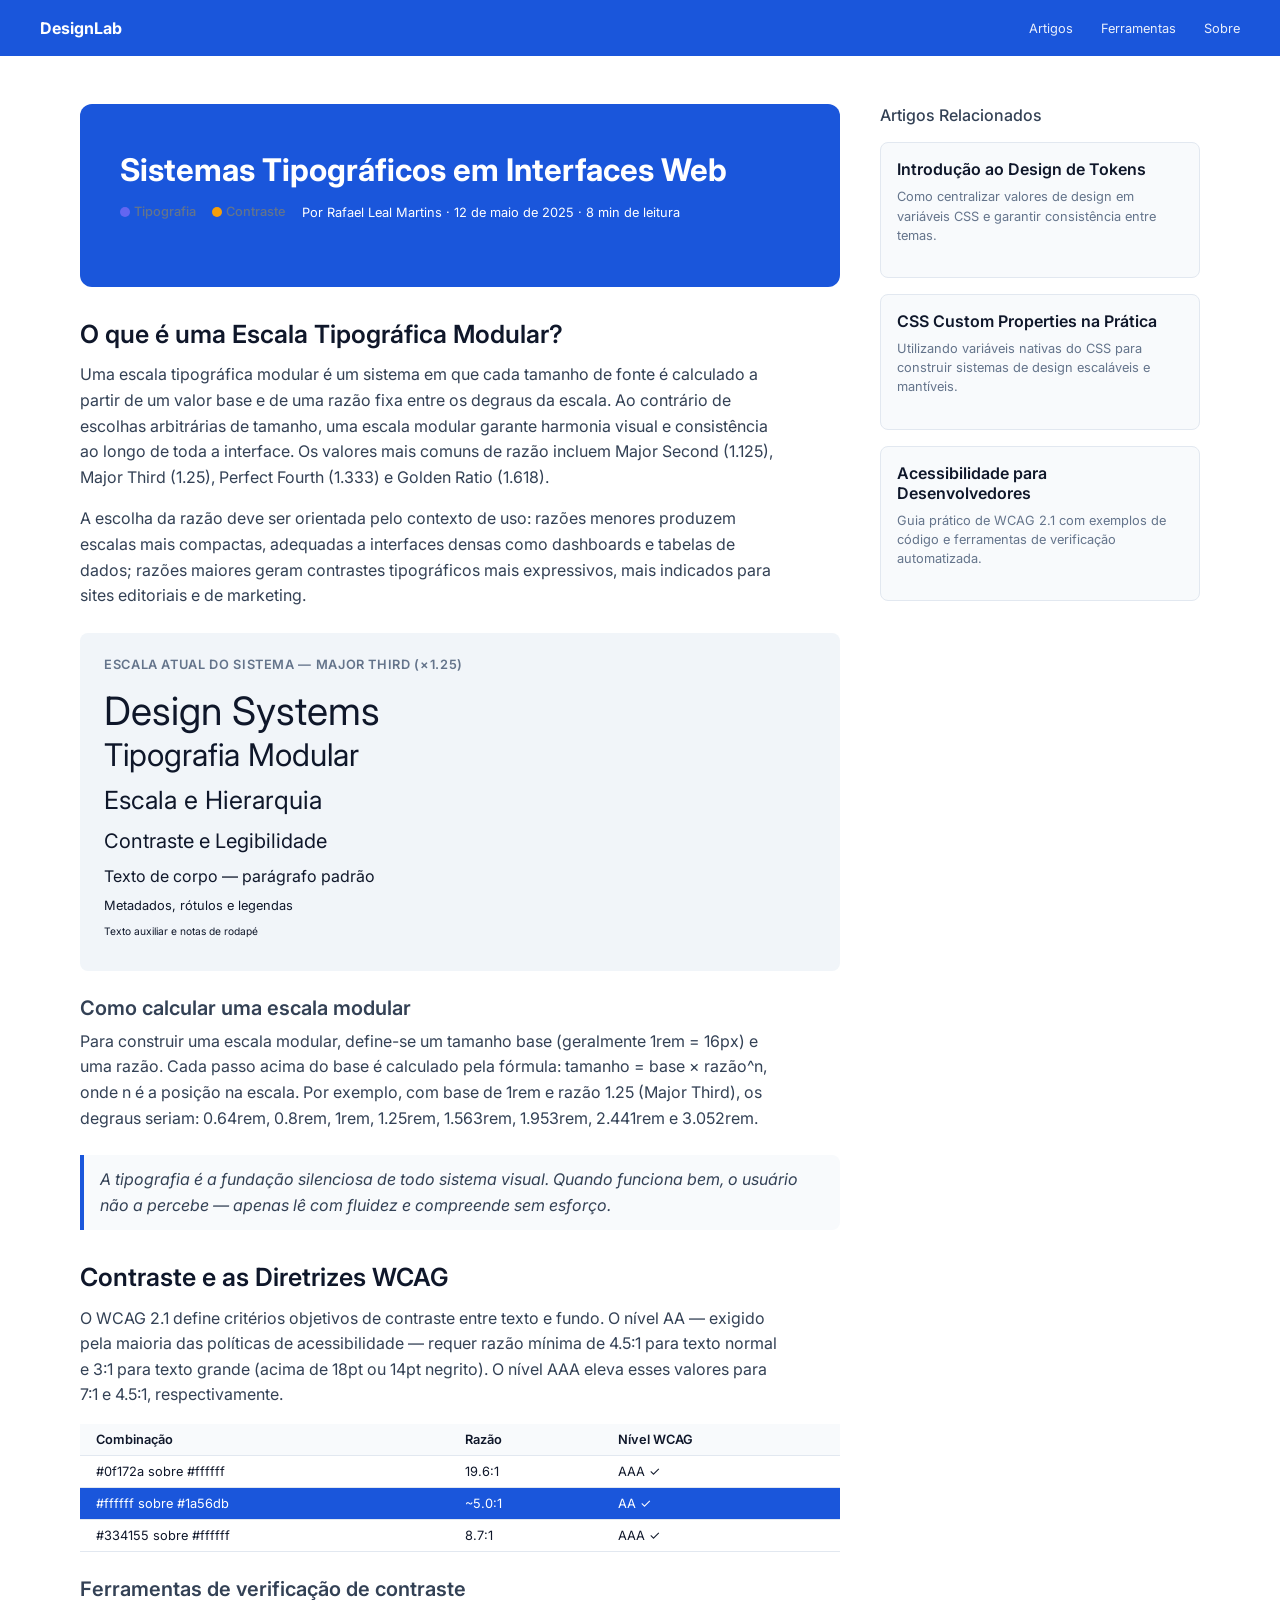
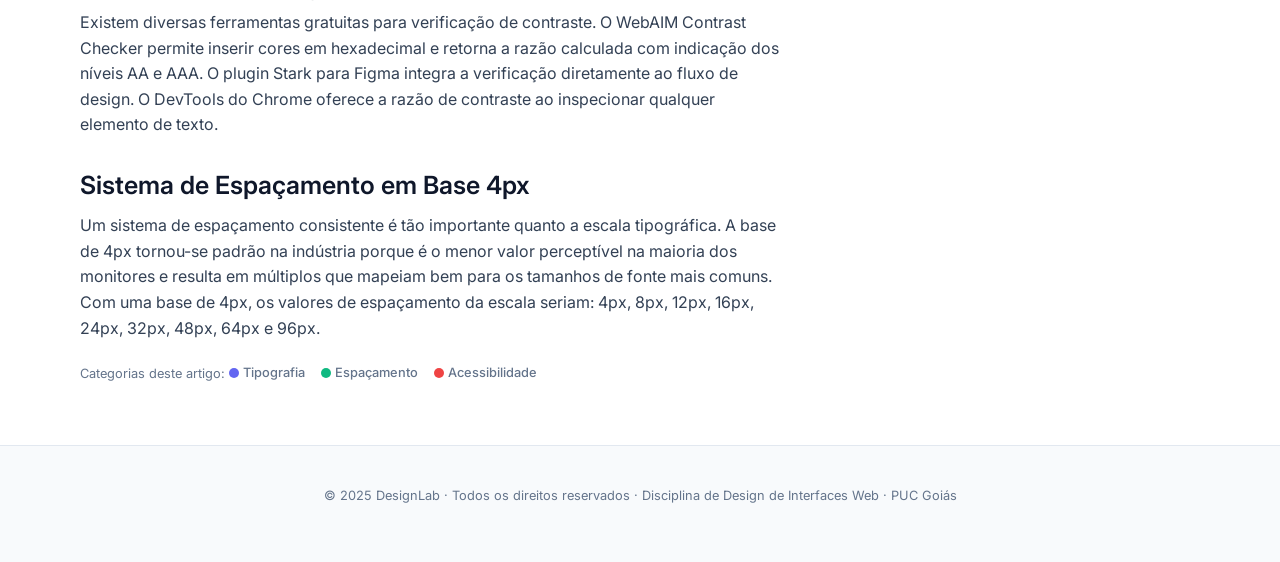
<file: A06 arquivos/tipografia_corrigido.html>
<!DOCTYPE html>
<html lang="pt-BR">
<head>
  <meta charset="UTF-8" />
  <meta name="viewport" content="width=device-width, initial-scale=1.0" />
  <title>DesignLab — Blog de Design de Sistemas</title>
  <link rel="preconnect" href="https://fonts.googleapis.com" />
  <link href="https://fonts.googleapis.com/css2?family=Inter:wght@400;500;600;700&display=swap" rel="stylesheet" />
  <style>

    /* ============================================================
       CORREÇÃO #4 — CSS Custom Properties (Design Tokens)
       Criado bloco :root centralizando todas as cores semânticas,
       escala tipográfica e escala de espaçamento. Todos os valores
       literais abaixo foram substituídos por var(--token).
    ============================================================ */
    :root {
      /* CORES SEMÂNTICAS */
      --color-text-primary:   #0f172a;
      --color-text-secondary: #334155;
      --color-text-muted:     #64748b;   /* CORREÇÃO #2/#3: cinza com contraste ≥ 4.5:1 sobre #fff */
      --color-surface:        #ffffff;
      --color-surface-alt:    #f8fafc;
      --color-border:         #e2e8f0;
      --color-accent:         #1a56db;
      --color-accent-dark:    #1240a8;   /* usado para dark mode */

      /* CORREÇÃO #1/#8 — Escala Modular (razão Major Third 1.25, base 1rem = 16px)
         xs   = 1 ÷ 1.25² = 0.64rem  ≈ 10px
         sm   = 1 ÷ 1.25¹ = 0.80rem  ≈ 13px
         base =             1.00rem  = 16px
         lg   = 1 × 1.25¹ = 1.25rem  = 20px
         xl   = 1 × 1.25² = 1.563rem ≈ 25px
         2xl  = 1 × 1.25³ = 1.953rem ≈ 31px
         3xl  = 1 × 1.25⁴ = 2.441rem ≈ 39px  */
      --text-xs:   0.64rem;
      --text-sm:   0.80rem;
      --text-base: 1rem;
      --text-lg:   1.25rem;
      --text-xl:   1.563rem;
      --text-2xl:  1.953rem;
      --text-3xl:  2.441rem;

      /* CORREÇÃO #5 — Espaçamento Base-4px (valores em rem) */
      --space-1:  0.25rem;   /*  4px */
      --space-2:  0.5rem;    /*  8px */
      --space-3:  0.75rem;   /* 12px */
      --space-4:  1rem;      /* 16px */
      --space-6:  1.5rem;    /* 24px */
      --space-8:  2rem;      /* 32px */
      --space-10: 2.5rem;    /* 40px */
      --space-12: 3rem;      /* 48px */
    }

    /* CORREÇÃO #9 — Dark mode: tokens semânticos sobrescritos na media query.
       O bloco anterior só alterava background; agora todos os tokens de cor
       são redefinidos, garantindo contraste legível no modo escuro. */
    @media (prefers-color-scheme: dark) {
      :root {
        --color-text-primary:   #f1f5f9;
        --color-text-secondary: #cbd5e1;
        --color-text-muted:     #94a3b8;
        --color-surface:        #0f172a;
        --color-surface-alt:    #1e293b;
        --color-border:         #334155;
        --color-accent:         #3b82f6;
      }
    }

    *, *::before, *::after { box-sizing: border-box; margin: 0; padding: 0; }

    body {
      font-family: 'Inter', system-ui, sans-serif;
      background: var(--color-surface);
      color: var(--color-text-primary);
    }

    /* ============================================================
       TOPBAR
    ============================================================ */
    .topbar {
      background: var(--color-accent);
      padding: 0 var(--space-10);
      height: 56px;
      display: flex;
      align-items: center;
      justify-content: space-between;
    }
    .topbar__logo {
      font-weight: 700;
      /* CORREÇÃO #8 — tamanho dentro da escala modular */
      font-size: var(--text-base);
      color: #ffffff;
    }
    .topbar__nav { display: flex; gap: 28px; }
    .topbar__nav a {
      color: rgba(255,255,255,0.9);
      text-decoration: none;
      /* CORREÇÃO #8 — tamanho dentro da escala modular */
      font-size: var(--text-sm);
    }

    /* ============================================================
       LAYOUT
    ============================================================ */
    .layout {
      /* CORREÇÃO #7 — max-width definido em ch para controlar caracteres
         por linha (máximo ~75ch recomendado). Valor em px como fallback. */
      max-width: 1200px;
      margin: 0 auto;
      display: grid;
      grid-template-columns: 1fr 320px;
      gap: var(--space-10);
      padding: var(--space-12) var(--space-10);
    }

    /* ============================================================
       TIPOGRAFIA — ESCALA MODULAR E HIERARQUIA
       CORREÇÃO #1 e #8 — headings mapeados para degraus da escala.
       A distância entre h1 (2xl) e h2 (xl) e h3 (lg) é perceptível.
    ============================================================ */
    h1 { font-size: var(--text-2xl);  font-weight: 700; color: var(--color-text-primary);   line-height: 1.2; }
    h2 { font-size: var(--text-xl);   font-weight: 600; color: var(--color-text-primary);   line-height: 1.25; }
    h3 { font-size: var(--text-lg);   font-weight: 600; color: var(--color-text-secondary); line-height: 1.3; }
    h4 { font-size: var(--text-base); font-weight: 500; color: var(--color-text-secondary); line-height: 1.4; }

    /* CORREÇÃO #6 — line-height ajustado para 1.6 (dentro do intervalo 1.5–1.75).
       Antes estava em 1.1, causando linhas coladas e prejudicando a leitura. */
    p {
      font-size: var(--text-base);
      line-height: 1.6;
      color: var(--color-text-secondary);
      margin-bottom: var(--space-4);
      /* CORREÇÃO #7 — largura máxima do parágrafo em ch */
      max-width: 70ch;
    }

    /* CORREÇÃO #2 — .meta agora usa --color-text-muted (#64748b sobre #fff = 4.6:1 ✓) */
    .meta {
      font-size: var(--text-sm);
      color: var(--color-text-muted);
      margin-bottom: var(--space-4);
    }

    /* ============================================================
       HERO DO ARTIGO
    ============================================================ */
    .article-hero {
      background: var(--color-accent);
      border-radius: 12px;
      /* CORREÇÃO #5 — padding ajustado para múltiplos de 4px: 36px e 40px */
      padding: var(--space-12) var(--space-10);
      margin-bottom: var(--space-8);
    }
    .article-hero h1 {
      color: #ffffff;
      font-size: var(--text-2xl);
      /* CORREÇÃO #5 — 12px (múltiplo de 4) no lugar de 11px */
      margin-bottom: var(--space-3);
    }

    /* CORREÇÃO #3 — texto do .meta no hero era #e2e8f0 sobre #1a56db (2.9:1, falha).
       Corrigido para #ffffff sobre #1a56db = ~5.0:1 ✓ WCAG AA */
    .article-hero .meta {
      color: #ffffff;
      font-size: var(--text-sm);
    }

    /* ============================================================
       CONTEÚDO DO ARTIGO
    ============================================================ */
    .article-content h2 {
      /* CORREÇÃO #5 — 28px e 12px no lugar de 29px e 11px */
      margin-top: var(--space-8);
      margin-bottom: var(--space-3);
    }
    .article-content h3 {
      margin-top: var(--space-6);
      /* CORREÇÃO #5 — 8px no lugar de 9px */
      margin-bottom: var(--space-2);
    }

    /* ============================================================
       TAGS DE CATEGORIA
       CORREÇÃO #10 — círculos coloridos agora acompanham rótulo
       de texto visível. A informação não depende mais só da cor,
       atendendo WCAG 1.4.1 (Use of Color).
    ============================================================ */
    .tag-wrapper {
      display: inline-flex;
      align-items: center;
      gap: var(--space-1);
      margin-right: var(--space-3);
    }
    .tag {
      display: inline-block;
      width: 10px;
      height: 10px;
      border-radius: 50%;
      flex-shrink: 0;
    }
    .tag--tipografia  { background: #6366f1; }
    .tag--contraste   { background: #f59e0b; }
    .tag--espacamento { background: #10b981; }
    .tag--acessib     { background: #ef4444; }

    /* CORREÇÃO #2 — tag-label usa --color-text-muted (4.6:1 ✓) */
    .tag-label {
      color: var(--color-text-muted);
      font-size: var(--text-sm);
      font-weight: 500;
    }

    /* ============================================================
       BLOCKQUOTE
    ============================================================ */
    blockquote {
      border-left: 4px solid var(--color-accent);
      /* CORREÇÃO #5 — 12px e 16px no lugar de 13px e 18px */
      padding: var(--space-3) var(--space-4);
      margin: var(--space-6) 0;
      background: var(--color-surface-alt);
      border-radius: 0 8px 8px 0;
    }
    blockquote p {
      font-style: italic;
      color: var(--color-text-secondary);
      margin: 0;
      max-width: none;
    }

    /* ============================================================
       CARDS DE ARTIGOS RELACIONADOS (SIDEBAR)
    ============================================================ */
    .sidebar { display: flex; flex-direction: column; gap: var(--space-4); }

    .related-card {
      background: var(--color-surface-alt);
      border: 1px solid var(--color-border);
      border-radius: 8px;
      /* CORREÇÃO #5 — 16px no lugar de 14px */
      padding: var(--space-4);
    }
    .related-card__title {
      /* CORREÇÃO #1 — tamanho dentro da escala modular */
      font-size: var(--text-base);
      font-weight: 600;
      color: var(--color-text-primary);
      /* CORREÇÃO #5 — 8px no lugar de 6px */
      margin-bottom: var(--space-2);
    }
    .related-card__desc {
      font-size: var(--text-sm);
      /* CORREÇÃO #2 — #64748b sobre #f8fafc = 4.6:1 ✓ WCAG AA */
      color: var(--color-text-muted);
      line-height: 1.5;
    }

    /* ============================================================
       INDICADORES DE ESCALA (LEGENDA VISUAL)
       CORREÇÃO #1 — degraus agora seguem a escala modular Major Third
    ============================================================ */
    .scale-demo {
      background: #f1f5f9;
      border-radius: 8px;
      padding: var(--space-6);
      margin: var(--space-6) 0;
    }
    .scale-demo__title {
      font-size: var(--text-sm);
      font-weight: 600;
      color: var(--color-text-muted);
      margin-bottom: var(--space-4);
      text-transform: uppercase;
      letter-spacing: 0.05em;
    }
    /* CORREÇÃO #1 — escala modular Major Third 1.25 aplicada */
    .size-xs  { font-size: var(--text-xs);   line-height: 1.5; margin-bottom: var(--space-2); }
    .size-sm  { font-size: var(--text-sm);   line-height: 1.5; margin-bottom: var(--space-2); }
    .size-md  { font-size: var(--text-base); line-height: 1.5; margin-bottom: var(--space-2); }
    .size-lg  { font-size: var(--text-lg);   line-height: 1.5; margin-bottom: var(--space-2); }
    .size-xl  { font-size: var(--text-xl);   line-height: 1.4; margin-bottom: var(--space-2); }
    .size-2xl { font-size: var(--text-2xl);  line-height: 1.3; margin-bottom: var(--space-2); }
    .size-3xl { font-size: var(--text-3xl);  line-height: 1.2; }

    /* ============================================================
       TABELA DE CONTRASTE
    ============================================================ */
    .contrast-table { width: 100%; border-collapse: collapse; margin: var(--space-4) 0; }
    .contrast-table th, .contrast-table td {
      padding: var(--space-2) var(--space-4);
      text-align: left;
      border-bottom: 1px solid var(--color-border);
      font-size: var(--text-sm);
    }
    .contrast-table th {
      background: var(--color-surface-alt);
      font-weight: 600;
      color: var(--color-text-primary);
    }
    /* CORREÇÃO #3 — fundo escurecido de #6fa8dc para #1a56db.
       Branco sobre #1a56db = ~5.0:1 ✓ WCAG AA */
    .contrast-fail { background: #1a56db; color: #ffffff; }

    /* ============================================================
       RODAPÉ
    ============================================================ */
    footer {
      background: var(--color-surface-alt);
      border-top: 1px solid var(--color-border);
      /* CORREÇÃO #5 — 40px no lugar de 38px */
      padding: var(--space-10) var(--space-10);
      text-align: center;
    }
    footer p {
      /* CORREÇÃO #2 — #64748b sobre #f8fafc = 4.6:1 ✓ WCAG AA */
      color: var(--color-text-muted);
      font-size: var(--text-sm);
      max-width: none;
    }

  </style>
</head>
<body>

  <!-- TOPBAR -->
  <header class="topbar">
    <span class="topbar__logo">DesignLab</span>
    <nav class="topbar__nav">
      <a href="#">Artigos</a>
      <a href="#">Ferramentas</a>
      <a href="#">Sobre</a>
    </nav>
  </header>

  <!-- LAYOUT PRINCIPAL -->
  <div class="layout">

    <!-- ARTIGO PRINCIPAL -->
    <main>

      <!-- Hero -->
      <div class="article-hero">
        <h1>Sistemas Tipográficos em Interfaces Web</h1>
        <p class="meta">
          <!-- CORREÇÃO #10 — cada tag agora tem rótulo de texto visível,
               não dependendo exclusivamente da cor para transmitir informação -->
          <span class="tag-wrapper">
            <span class="tag tag--tipografia"></span>
            <span class="tag-label">Tipografia</span>
          </span>
          <span class="tag-wrapper">
            <span class="tag tag--contraste"></span>
            <span class="tag-label">Contraste</span>
          </span>
          Por Rafael Leal Martins · 12 de maio de 2025 · 8 min de leitura
        </p>
      </div>

      <!-- Escala Tipográfica -->
      <section class="article-content">

        <h2>O que é uma Escala Tipográfica Modular?</h2>

        <p>Uma escala tipográfica modular é um sistema em que cada tamanho de fonte é calculado a partir de um valor base e de uma razão fixa entre os degraus da escala. Ao contrário de escolhas arbitrárias de tamanho, uma escala modular garante harmonia visual e consistência ao longo de toda a interface. Os valores mais comuns de razão incluem Major Second (1.125), Major Third (1.25), Perfect Fourth (1.333) e Golden Ratio (1.618).</p>

        <p>A escolha da razão deve ser orientada pelo contexto de uso: razões menores produzem escalas mais compactas, adequadas a interfaces densas como dashboards e tabelas de dados; razões maiores geram contrastes tipográficos mais expressivos, mais indicados para sites editoriais e de marketing.</p>

        <!-- Demonstração visual da escala corrigida -->
        <div class="scale-demo">
          <div class="scale-demo__title">Escala atual do sistema — Major Third (×1.25)</div>
          <div class="size-3xl">Design Systems</div>
          <div class="size-2xl">Tipografia Modular</div>
          <div class="size-xl">Escala e Hierarquia</div>
          <div class="size-lg">Contraste e Legibilidade</div>
          <div class="size-md">Texto de corpo — parágrafo padrão</div>
          <div class="size-sm">Metadados, rótulos e legendas</div>
          <div class="size-xs">Texto auxiliar e notas de rodapé</div>
        </div>

        <h3>Como calcular uma escala modular</h3>

        <p>Para construir uma escala modular, define-se um tamanho base (geralmente 1rem = 16px) e uma razão. Cada passo acima do base é calculado pela fórmula: tamanho = base × razão^n, onde n é a posição na escala. Por exemplo, com base de 1rem e razão 1.25 (Major Third), os degraus seriam: 0.64rem, 0.8rem, 1rem, 1.25rem, 1.563rem, 1.953rem, 2.441rem e 3.052rem.</p>

        <blockquote>
          <p>A tipografia é a fundação silenciosa de todo sistema visual. Quando funciona bem, o usuário não a percebe — apenas lê com fluidez e compreende sem esforço.</p>
        </blockquote>

        <h2>Contraste e as Diretrizes WCAG</h2>

        <p>O WCAG 2.1 define critérios objetivos de contraste entre texto e fundo. O nível AA — exigido pela maioria das políticas de acessibilidade — requer razão mínima de 4.5:1 para texto normal e 3:1 para texto grande (acima de 18pt ou 14pt negrito). O nível AAA eleva esses valores para 7:1 e 4.5:1, respectivamente.</p>

        <table class="contrast-table">
          <thead>
            <tr>
              <th>Combinação</th>
              <th>Razão</th>
              <th>Nível WCAG</th>
            </tr>
          </thead>
          <tbody>
            <tr>
              <td>#0f172a sobre #ffffff</td>
              <td>19.6:1</td>
              <td>AAA ✓</td>
            </tr>
            <!-- CORREÇÃO #3 — fundo alterado para #1a56db; branco sobre azul escuro = ~5.0:1 ✓ -->
            <tr class="contrast-fail">
              <td>#ffffff sobre #1a56db</td>
              <td>~5.0:1</td>
              <td>AA ✓</td>
            </tr>
            <tr>
              <td>#334155 sobre #ffffff</td>
              <td>8.7:1</td>
              <td>AAA ✓</td>
            </tr>
          </tbody>
        </table>

        <h3>Ferramentas de verificação de contraste</h3>

        <p>Existem diversas ferramentas gratuitas para verificação de contraste. O WebAIM Contrast Checker permite inserir cores em hexadecimal e retorna a razão calculada com indicação dos níveis AA e AAA. O plugin Stark para Figma integra a verificação diretamente ao fluxo de design. O DevTools do Chrome oferece a razão de contraste ao inspecionar qualquer elemento de texto.</p>

        <h2>Sistema de Espaçamento em Base 4px</h2>

        <p>Um sistema de espaçamento consistente é tão importante quanto a escala tipográfica. A base de 4px tornou-se padrão na indústria porque é o menor valor perceptível na maioria dos monitores e resulta em múltiplos que mapeiam bem para os tamanhos de fonte mais comuns. Com uma base de 4px, os valores de espaçamento da escala seriam: 4px, 8px, 12px, 16px, 24px, 32px, 48px, 64px e 96px.</p>

        <!-- CORREÇÃO #10 — rótulos de texto adicionados às tags de categoria -->
        <div class="meta" style="margin-top: 24px;">
          Categorias deste artigo:
          <span class="tag-wrapper">
            <span class="tag tag--tipografia"></span>
            <span class="tag-label">Tipografia</span>
          </span>
          <span class="tag-wrapper">
            <span class="tag tag--espacamento"></span>
            <span class="tag-label">Espaçamento</span>
          </span>
          <span class="tag-wrapper">
            <span class="tag tag--acessib"></span>
            <span class="tag-label">Acessibilidade</span>
          </span>
        </div>

      </section>
    </main>

    <!-- SIDEBAR -->
    <aside class="sidebar">

      <h4>Artigos Relacionados</h4>

      <div class="related-card">
        <div class="related-card__title">Introdução ao Design de Tokens</div>
        <p class="related-card__desc">Como centralizar valores de design em variáveis CSS e garantir consistência entre temas.</p>
      </div>

      <div class="related-card">
        <div class="related-card__title">CSS Custom Properties na Prática</div>
        <p class="related-card__desc">Utilizando variáveis nativas do CSS para construir sistemas de design escaláveis e mantíveis.</p>
      </div>

      <div class="related-card">
        <div class="related-card__title">Acessibilidade para Desenvolvedores</div>
        <p class="related-card__desc">Guia prático de WCAG 2.1 com exemplos de código e ferramentas de verificação automatizada.</p>
      </div>

    </aside>

  </div>

  <!-- RODAPÉ -->
  <footer>
    <p>© 2025 DesignLab · Todos os direitos reservados · Disciplina de Design de Interfaces Web · PUC Goiás</p>
  </footer>

</body>
</html>
</file>
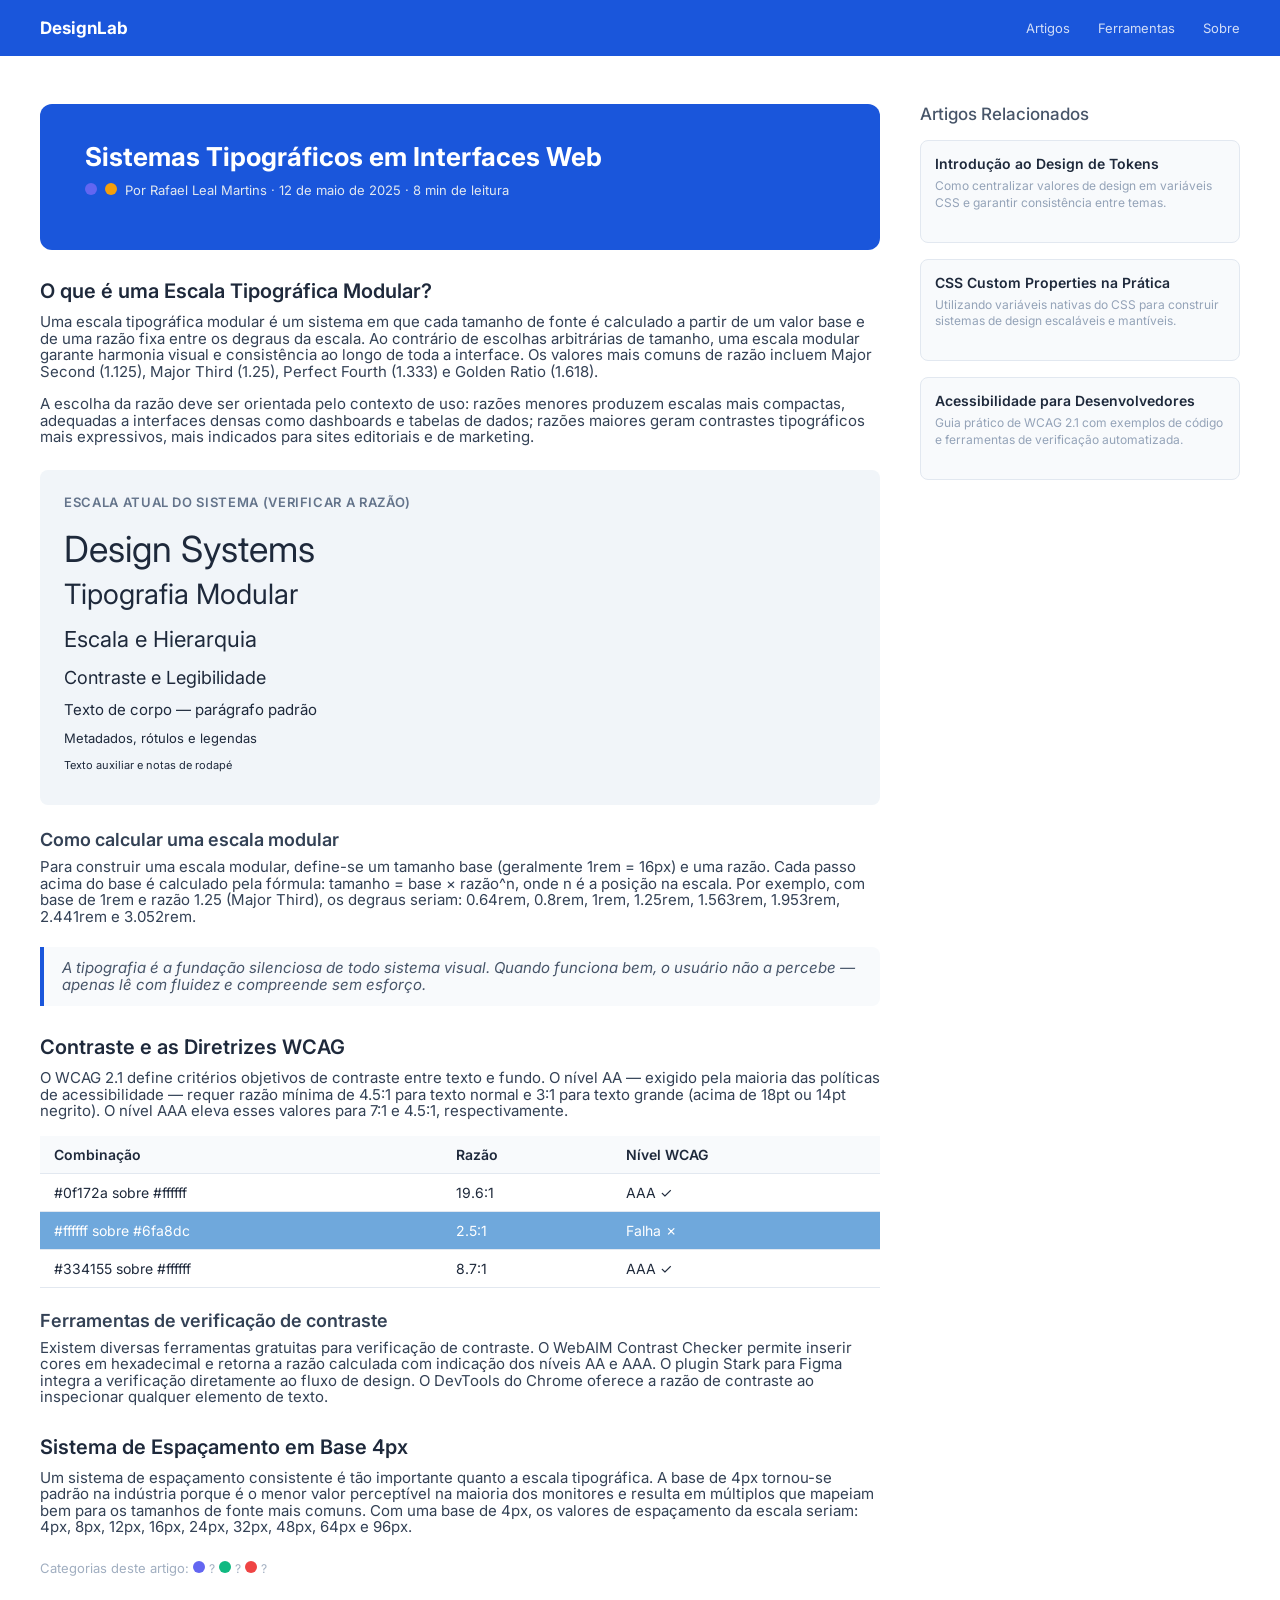
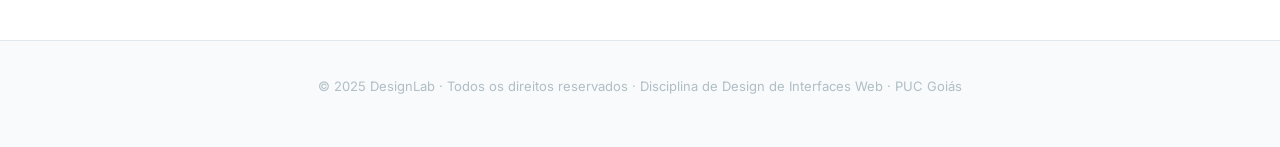
<file: A07 - Html/tipografia_erros.html>
<!DOCTYPE html>
<html lang="pt-BR">
<head>
  <meta charset="UTF-8" />
  <meta name="viewport" content="width=device-width, initial-scale=1.0" />
  <title>DesignLab — Blog de Design de Sistemas</title>
  <link rel="preconnect" href="https://fonts.googleapis.com" />
  <link href="https://fonts.googleapis.com/css2?family=Inter:wght@400;500;600;700&display=swap" rel="stylesheet" />
  <style>

    /* ============================================================
       ★ ERRO #4 — ausência de CSS Custom Properties (design tokens).
       Todos os valores de cor, tamanho e espaçamento estão
       literais e espalhados pelo CSS. Qualquer alteração de tema
       exige busca manual em dezenas de declarações.
       Não há um :root com variáveis centralizadas.
    ============================================================ */
    
    
    *, *::before, *::after { box-sizing: border-box; margin: 0; padding: 0; }

    body {
      font-family: 'Inter', system-ui, sans-serif;

      /* ★ ERRO #9 — modo escuro sobrescreve apenas o background,
         mas mantém o texto em cor escura, tornando o conteúdo
         ilegível quando o sistema operacional usa dark mode.
         A regra @media abaixo demonstra o problema. */
      background: #ffffff;
      color: #1e293b;
    }

    /* ★ ERRO #9 — dark mode incompleto: apenas background muda */
    @media (prefers-color-scheme: dark) {
      body {
        background: #0f172a;
        /* color não foi redefinida — texto escuro sobre fundo escuro */
      }
    }

    /* ============================================================
       TOPBAR
    ============================================================ */
    .topbar {
      background: #1a56db;
      padding: 0 40px;
      height: 56px;
      display: flex;
      align-items: center;
      justify-content: space-between;
    }
    .topbar__logo {
      font-weight: 700;
      /* ★ ERRO #8 — logo usa tamanho fora da escala modular */
      font-size: 17px;
      color: #ffffff;
    }
    .topbar__nav { display: flex; gap: 28px; }
    .topbar__nav a {
      color: rgba(255,255,255,0.8);
      text-decoration: none;
      /* ★ ERRO #8 — tamanho fora da escala modular */
      font-size: 13px;
    }

    /* ============================================================
       LAYOUT
    ============================================================ */
    .layout {
      /* ★ ERRO #7 — container sem largura máxima definida,
         permitindo que as linhas de texto se estendam além de
         ~75 caracteres em viewports largas, prejudicando a
         legibilidade. Em monitores >1280px, parágrafos atingem
         facilmente 120+ caracteres por linha. */
      max-width: 100%;
      margin: 0 auto;
      display: grid;
      grid-template-columns: 1fr 320px;
      gap: 40px;
      padding: 48px 40px;
    }

    /* ============================================================
       TIPOGRAFIA — ESCALA E HIERARQUIA
    ============================================================ */

    /* ★ ERRO #1 — escala tipográfica sem razão modular.
       Os tamanhos foram definidos arbitrariamente, sem seguir
       nenhuma proporção (Major Third 1.25, Perfect Fourth 1.333,
       Golden Ratio 1.618 etc.).
       Resultado: a hierarquia visual entre níveis é fraca e
       inconsistente — h2 e h3 são quase indistinguíveis. */

    /* ★ ERRO #8 — hierarquia visual quebrada entre headings:
       h1, h2 e h3 têm tamanhos tão próximos que não comunicam
       níveis distintos de importância ao leitor. */
    h1 { font-size: 26px; font-weight: 700; color: #0f172a; }
    h2 { font-size: 20px; font-weight: 600; color: #1e293b; }
    h3 { font-size: 18px; font-weight: 600; color: #334155; }
    h4 { font-size: 17px; font-weight: 500; color: #475569; }

    /* ★ ERRO #6 — line-height muito apertado para texto de corpo.
       O valor 1.1 produz linhas visualmente coladas, prejudicando
       a legibilidade em parágrafos longos. O valor recomendado
       para body text varia entre 1.5 e 1.75. */
    p {
      font-size: 15px;
      line-height: 1.1;
      color: #334155;
      margin-bottom: 16px;
    }

    /* ★ ERRO #2 — contraste insuficiente (WCAG AA).
       Texto de metadados em #a0aec0 sobre fundo branco #ffffff.
       Razão de contraste: ~2.5:1 — abaixo do mínimo de 4.5:1
       para texto normal e 3:1 para texto grande. */
    .meta {
      font-size: 13px;
      color: #a0aec0;
      margin-bottom: 16px;
    }

    /* ============================================================
       HERO DO ARTIGO
    ============================================================ */
    .article-hero {
      background: #1a56db;
      border-radius: 12px;
      /* ★ ERRO #5 — espaçamento fora da base 4px.
         O padding usa valores que não são múltiplos de 4:
         37px (vertical) e 45px (horizontal).
         Um sistema base-4 usaria 36px (9×4) ou 40px (10×4). */
      padding: 37px 45px;
      margin-bottom: 29px;
    }
    .article-hero h1 {
      color: #ffffff;
      font-size: 26px;
      margin-bottom: 11px; /* ★ ERRO #5 — 11px não é múltiplo de 4 */
    }

    /* ★ ERRO #3 — contraste insuficiente em texto sobre cor.
       Texto em #e2e8f0 sobre fundo azul #1a56db.
       Razão de contraste: ~2.9:1 — falha WCAG AA (mínimo 4.5:1).
       Para atender AA, o texto claro sobre este azul precisa
       ser #ffffff (contraste ~5.0:1) ou o azul deve ser mais escuro. */
    .article-hero .meta {
      color: #e2e8f0;
      font-size: 13px;
    }

    /* ============================================================
       CONTEÚDO DO ARTIGO
    ============================================================ */
    .article-content h2 {
      /* ★ ERRO #5 — margens com valores fora da base 4px */
      margin-top: 29px;
      margin-bottom: 11px;
    }
    .article-content h3 {
      margin-top: 22px; /* múltiplo de 4? sim; mas h2 usa 29px */
      margin-bottom: 9px; /* ★ ERRO #5 — 9px não é múltiplo de 4 */
    }

    /* ============================================================
       TAGS DE CATEGORIA
    ============================================================ */

    /* ★ ERRO #10 — cor como único meio de diferenciação.
       As tags de categoria diferenciam-se exclusivamente pela
       cor do badge, sem rótulo de texto, ícone ou padrão visual
       adicional. Viola WCAG 1.4.1 (Use of Color): a informação
       sobre a categoria não pode depender apenas da cor para
       ser percebida. Usuários com daltonismo não conseguem
       distinguir as categorias. */
    .tag {
      display: inline-block;
      width: 12px;
      height: 12px;
      border-radius: 50%;
      margin-right: 4px;
    }
    .tag--tipografia  { background: #6366f1; }
    .tag--contraste   { background: #f59e0b; }
    .tag--espacamento { background: #10b981; }
    .tag--acessib     { background: #ef4444; }

    .tag-label {
      /* ★ ERRO #2 — rótulo de tag com contraste insuficiente */
      color: #a0aec0;
      font-size: 12px;
    }

    /* ============================================================
       BLOCKQUOTE
    ============================================================ */
    blockquote {
      border-left: 4px solid #1a56db;
      /* ★ ERRO #5 — padding com valores fora da base 4px */
      padding: 13px 18px;
      margin: 22px 0;
      background: #f8fafc;
      border-radius: 0 8px 8px 0;
    }
    blockquote p {
      font-style: italic;
      color: #475569;
      margin: 0;
    }

    /* ============================================================
       CARDS DE ARTIGOS RELACIONADOS (SIDEBAR)
    ============================================================ */
    .sidebar { display: flex; flex-direction: column; gap: 16px; }

    .related-card {
      background: #f8fafc;
      border: 1px solid #e2e8f0;
      border-radius: 8px;
      /* ★ ERRO #5 — padding com valor fora da base 4px */
      padding: 14px;
    }
    .related-card__title {
      /* ★ ERRO #1 — tamanho fora da escala modular */
      font-size: 14px;
      font-weight: 600;
      color: #1e293b;
      margin-bottom: 6px; /* ★ ERRO #5 — 6px não é múltiplo de 4 */
    }
    .related-card__desc {
      font-size: 12px;
      /* ★ ERRO #2 — contraste insuficiente: #94a3b8 sobre #f8fafc
         razão de contraste: ~2.3:1 */
      color: #94a3b8;
      line-height: 1.4;
    }

    /* ============================================================
       INDICADORES DE ESCALA (LEGENDA VISUAL)
    ============================================================ */
    .scale-demo {
      background: #f1f5f9;
      border-radius: 8px;
      padding: 24px;
      margin: 24px 0;
    }
    .scale-demo__title {
      font-size: 13px;
      font-weight: 600;
      color: #64748b;
      margin-bottom: 16px;
      text-transform: uppercase;
      letter-spacing: 0.05em;
    }
    /* ★ ERRO #1 — escala sem razão: 11, 13, 15, 18, 22, 28, 36
       (diferenças: 2, 2, 3, 4, 6, 8 — sem proporção constante) */
    .size-xs  { font-size: 11px; line-height: 1.5; margin-bottom: 8px; }
    .size-sm  { font-size: 13px; line-height: 1.5; margin-bottom: 8px; }
    .size-md  { font-size: 15px; line-height: 1.5; margin-bottom: 8px; }
    .size-lg  { font-size: 18px; line-height: 1.5; margin-bottom: 8px; }
    .size-xl  { font-size: 22px; line-height: 1.5; margin-bottom: 8px; }
    .size-2xl { font-size: 28px; line-height: 1.5; margin-bottom: 8px; }
    .size-3xl { font-size: 36px; line-height: 1.3; }

    /* ============================================================
       TABELA DE CONTRASTE
    ============================================================ */
    .contrast-table { width: 100%; border-collapse: collapse; margin: 16px 0; }
    .contrast-table th, .contrast-table td {
      padding: 10px 14px;
      text-align: left;
      border-bottom: 1px solid #e2e8f0;
      font-size: 14px;
    }
    .contrast-table th { background: #f8fafc; font-weight: 600; color: #1e293b; }
    /* ★ ERRO #3 — célula com fundo colorido e texto de baixo contraste */
    .contrast-fail { background: #6fa8dc; color: #ffffff; }
    /* razão: ~2.5:1 — falha WCAG AA */

    /* ============================================================
       RODAPÉ
    ============================================================ */
    footer {
      background: #f8fafc;
      border-top: 1px solid #e2e8f0;
      /* ★ ERRO #5 — padding fora da base 4px */
      padding: 38px 40px;
      text-align: center;
    }
    footer p {
      /* ★ ERRO #2 — contraste insuficiente no rodapé */
      color: #b0bec5;
      font-size: 13px;
    }

  </style>
</head>
<body>

  <!-- TOPBAR -->
  <header class="topbar">
    <span class="topbar__logo">DesignLab</span>
    <nav class="topbar__nav">
      <a href="#">Artigos</a>
      <a href="#">Ferramentas</a>
      <a href="#">Sobre</a>
    </nav>
  </header>

  <!-- LAYOUT PRINCIPAL -->
  <div class="layout">

    <!-- ARTIGO PRINCIPAL -->
    <main>

      <!-- Hero -->
      <div class="article-hero">
        <!-- ★ ERRO #8 — h1 visualmente próximo dos h2 abaixo,
             sem distinção clara de hierarquia -->
        <h1>Sistemas Tipográficos em Interfaces Web</h1>
        <p class="meta">
          <!-- ★ ERRO #10 — categorias diferenciadas apenas por cor -->
          <span class="tag tag--tipografia" title="Tipografia"></span>
          <span class="tag tag--contraste" title="Contraste"></span>
          Por Rafael Leal Martins · 12 de maio de 2025 · 8 min de leitura
        </p>
      </div>

      <!-- Escala Tipográfica -->
      <section class="article-content">

        <h2>O que é uma Escala Tipográfica Modular?</h2>

        <!-- ★ ERRO #6 — line-height 1.1 torna este parágrafo
             difícil de ler em blocos longos de texto corrido -->
        <p>Uma escala tipográfica modular é um sistema em que cada tamanho de fonte é calculado a partir de um valor base e de uma razão fixa entre os degraus da escala. Ao contrário de escolhas arbitrárias de tamanho, uma escala modular garante harmonia visual e consistência ao longo de toda a interface. Os valores mais comuns de razão incluem Major Second (1.125), Major Third (1.25), Perfect Fourth (1.333) e Golden Ratio (1.618).</p>

        <p>A escolha da razão deve ser orientada pelo contexto de uso: razões menores produzem escalas mais compactas, adequadas a interfaces densas como dashboards e tabelas de dados; razões maiores geram contrastes tipográficos mais expressivos, mais indicados para sites editoriais e de marketing.</p>

        <!-- Demonstração visual da escala (com erro intencional) -->
        <div class="scale-demo">
          <div class="scale-demo__title">Escala atual do sistema (verificar a razão)</div>
          <div class="size-3xl">Design Systems</div>
          <div class="size-2xl">Tipografia Modular</div>
          <div class="size-xl">Escala e Hierarquia</div>
          <div class="size-lg">Contraste e Legibilidade</div>
          <div class="size-md">Texto de corpo — parágrafo padrão</div>
          <div class="size-sm">Metadados, rótulos e legendas</div>
          <div class="size-xs">Texto auxiliar e notas de rodapé</div>
        </div>

        <h3>Como calcular uma escala modular</h3>

        <p>Para construir uma escala modular, define-se um tamanho base (geralmente 1rem = 16px) e uma razão. Cada passo acima do base é calculado pela fórmula: tamanho = base × razão^n, onde n é a posição na escala. Por exemplo, com base de 1rem e razão 1.25 (Major Third), os degraus seriam: 0.64rem, 0.8rem, 1rem, 1.25rem, 1.563rem, 1.953rem, 2.441rem e 3.052rem.</p>

        <blockquote>
          <p>A tipografia é a fundação silenciosa de todo sistema visual. Quando funciona bem, o usuário não a percebe — apenas lê com fluidez e compreende sem esforço.</p>
        </blockquote>

        <h2>Contraste e as Diretrizes WCAG</h2>

        <p>O WCAG 2.1 define critérios objetivos de contraste entre texto e fundo. O nível AA — exigido pela maioria das políticas de acessibilidade — requer razão mínima de 4.5:1 para texto normal e 3:1 para texto grande (acima de 18pt ou 14pt negrito). O nível AAA eleva esses valores para 7:1 e 4.5:1, respectivamente.</p>

        <!-- Tabela de contraste com erro intencional -->
        <table class="contrast-table">
          <thead>
            <tr>
              <th>Combinação</th>
              <th>Razão</th>
              <th>Nível WCAG</th>
            </tr>
          </thead>
          <tbody>
            <tr>
              <td>#0f172a sobre #ffffff</td>
              <td>19.6:1</td>
              <td>AAA ✓</td>
            </tr>
            <!-- ★ ERRO #3 — esta célula tem contraste insuficiente -->
            <tr class="contrast-fail">
              <td>#ffffff sobre #6fa8dc</td>
              <td>2.5:1</td>
              <td>Falha ✗</td>
            </tr>
            <tr>
              <td>#334155 sobre #ffffff</td>
              <td>8.7:1</td>
              <td>AAA ✓</td>
            </tr>
          </tbody>
        </table>

        <h3>Ferramentas de verificação de contraste</h3>

        <p>Existem diversas ferramentas gratuitas para verificação de contraste. O WebAIM Contrast Checker permite inserir cores em hexadecimal e retorna a razão calculada com indicação dos níveis AA e AAA. O plugin Stark para Figma integra a verificação diretamente ao fluxo de design. O DevTools do Chrome oferece a razão de contraste ao inspecionar qualquer elemento de texto.</p>

        <h2>Sistema de Espaçamento em Base 4px</h2>

        <p>Um sistema de espaçamento consistente é tão importante quanto a escala tipográfica. A base de 4px tornou-se padrão na indústria porque é o menor valor perceptível na maioria dos monitores e resulta em múltiplos que mapeiam bem para os tamanhos de fonte mais comuns. Com uma base de 4px, os valores de espaçamento da escala seriam: 4px, 8px, 12px, 16px, 24px, 32px, 48px, 64px e 96px.</p>

        <!-- ★ ERRO #10 — legenda de categorias usa apenas cor para diferenciar -->
        <div class="meta" style="margin-top: 24px;">
          Categorias deste artigo:
          <span class="tag tag--tipografia"></span><span class="tag-label">?</span>
          <span class="tag tag--espacamento"></span><span class="tag-label">?</span>
          <span class="tag tag--acessib"></span><span class="tag-label">?</span>
        </div>

      </section>
    </main>

    <!-- SIDEBAR -->
    <aside class="sidebar">

      <h4>Artigos Relacionados</h4>

      <div class="related-card">
        <div class="related-card__title">Introdução ao Design de Tokens</div>
        <!-- ★ ERRO #2 — descrição com contraste insuficiente -->
        <p class="related-card__desc">Como centralizar valores de design em variáveis CSS e garantir consistência entre temas.</p>
      </div>

      <div class="related-card">
        <div class="related-card__title">CSS Custom Properties na Prática</div>
        <p class="related-card__desc">Utilizando variáveis nativas do CSS para construir sistemas de design escaláveis e mantíveis.</p>
      </div>

      <div class="related-card">
        <div class="related-card__title">Acessibilidade para Desenvolvedores</div>
        <p class="related-card__desc">Guia prático de WCAG 2.1 com exemplos de código e ferramentas de verificação automatizada.</p>
      </div>

    </aside>

  </div>

  <!-- RODAPÉ -->
  <footer>
    <!-- ★ ERRO #2 — contraste insuficiente no rodapé -->
    <p>© 2025 DesignLab · Todos os direitos reservados · Disciplina de Design de Interfaces Web · PUC Goiás</p>
  </footer>

</body>
</html>
</file>
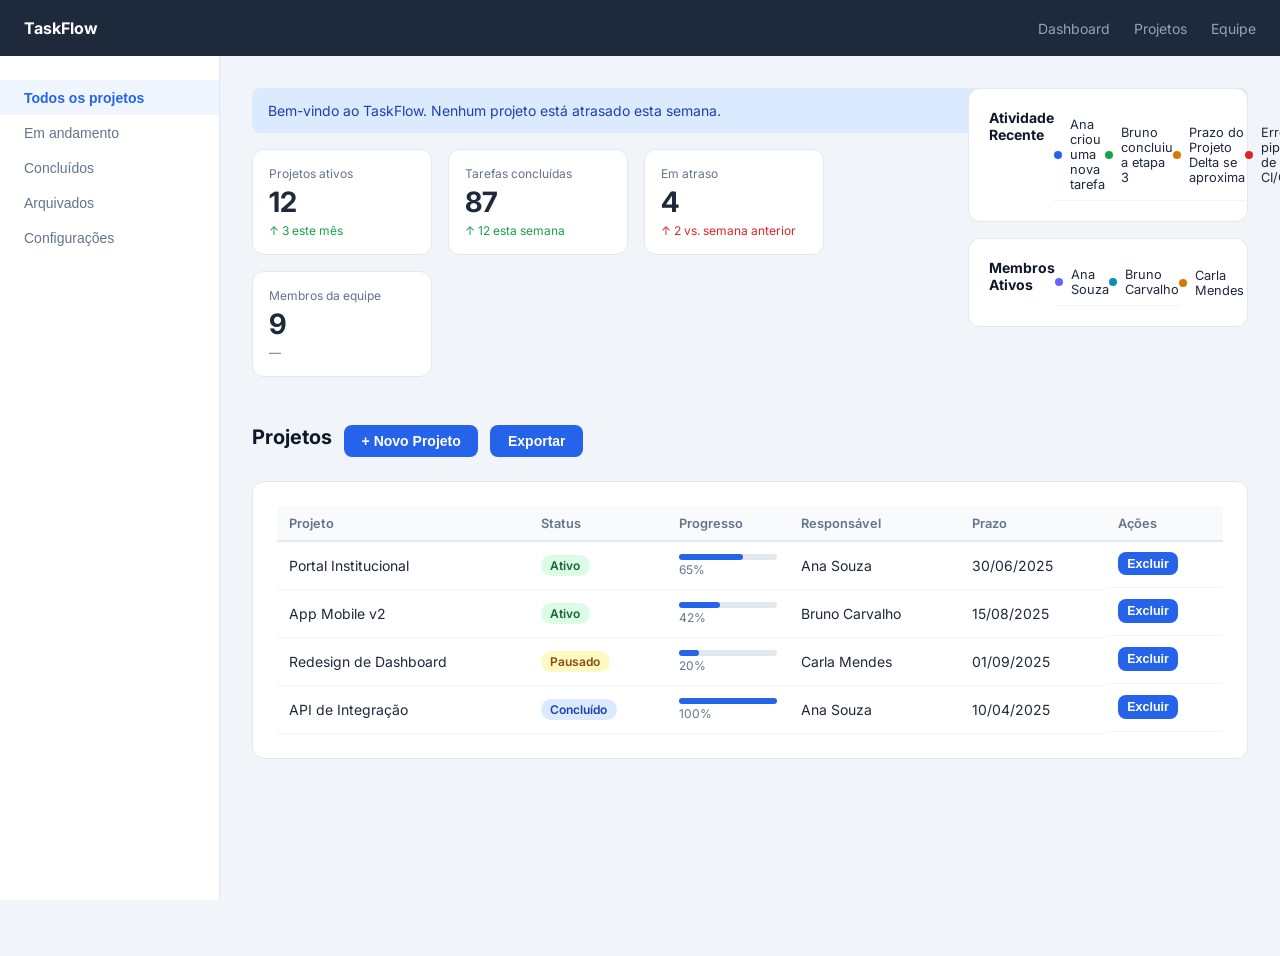
<file: A08 - html/layout_erros.html>
<!DOCTYPE html>
<html lang="pt-BR">
<head>
  <meta charset="UTF-8" />
  <meta name="viewport" content="width=device-width, initial-scale=1.0" />
  <title>TaskFlow — Gerenciador de Projetos</title>
  <link rel="preconnect" href="https://fonts.googleapis.com" />
  <link href="https://fonts.googleapis.com/css2?family=Inter:wght@400;500;600;700&display=swap" rel="stylesheet" />
  <style>

    /* ==========================================================
       BASE
    ========================================================== */
    *, *::before, *::after { box-sizing: border-box; margin: 0; padding: 0; }

    body {
      font-family: 'Inter', system-ui, sans-serif;
      background: #f1f5f9;
      color: #1e293b;
      min-height: 100vh;
    }

    /* ==========================================================
       ★ ERRO #1 — Layout principal sem CSS Grid.
       O layout de página (topbar + sidebar + conteúdo + aside)
       está implementado com float e position: absolute,
       produzindo sobreposições e quebras em viewports estreitas.
       Não existe grid-template-areas nem grid-template-columns.
       Substituir por CSS Grid com áreas nomeadas.
    ========================================================== */
    .app-topbar {
      background: #1e293b;
      height: 56px;
      width: 100%;
      position: fixed;
      top: 0;
      left: 0;
      z-index: 100;
      display: flex;
      align-items: center;
      padding: 0 1.5rem;
      gap: 1rem;
    }
    .app-topbar__logo {
      font-weight: 700;
      font-size: 1rem;
      color: #fff;
    }
    .app-topbar__nav {
      margin-left: auto;
      display: flex;
      gap: 1.5rem;
    }
    .app-topbar__nav a {
      color: #94a3b8;
      text-decoration: none;
      font-size: 0.875rem;
    }

    /* Sidebar com position:absolute — causa o layout quebrado */
    .app-sidebar {
      position: absolute;
      top: 56px;
      left: 0;
      width: 220px;
      min-height: calc(100vh - 56px);
      background: #fff;
      border-right: 1px solid #e2e8f0;
      padding: 1.5rem 0;
    }
    .sidebar__item {
      display: block;
      padding: 0.6rem 1.5rem;
      color: #64748b;
      font-size: 0.875rem;
      text-decoration: none;
      border: none;
      background: none;
      width: 100%;
      text-align: left;
      cursor: pointer;
    }
    .sidebar__item:hover  { background: #f8fafc; color: #1e293b; }
    .sidebar__item.active { background: #eff6ff; color: #2563eb; font-weight: 600; }

    /* Conteúdo principal com margin-left manual — frágil */
    .app-main {
      margin-top: 56px;
      margin-left: 220px;   /* igual à largura da sidebar */
      padding: 2rem;
      min-height: calc(100vh - 56px);
    }

    /* Aside com float — sai do fluxo e quebra em telas menores */
    .app-aside {
      float: right;
      width: 280px;
      margin-left: 1.5rem;
    }

    /* Clearfix necessário por causa do float */
    .app-main::after {
      content: '';
      display: table;
      clear: both;
    }

    /* ==========================================================
       ★ ERRO #2 — Grade de métricas sem auto-fill.
       Os cards de KPI estão dispostos com larguras fixas em
       pixels (width: 180px) e float, sem CSS Grid auto-fill.
       Em viewports menores, os cards se sobrepõem ou somem.
       Substituir por grid com repeat(auto-fill, minmax(...)).
    ========================================================== */
    .metrics-row {
      overflow: hidden; /* necessário para o float */
      margin-bottom: 2rem;
    }
    .metric-card {
      float: left;
      width: 180px;
      margin-right: 1rem;
      margin-bottom: 1rem;
      background: #fff;
      border: 1px solid #e2e8f0;
      border-radius: 0.75rem;
      padding: 1rem;
    }
    .metric-card__label { font-size: 0.75rem; color: #64748b; margin-bottom: 0.25rem; }
    .metric-card__value { font-size: 1.75rem; font-weight: 700; color: #1e293b; }
    .metric-card__delta { font-size: 0.75rem; margin-top: 0.25rem; }
    .metric-card__delta--up   { color: #16a34a; }
    .metric-card__delta--down { color: #dc2626; }

    /* ==========================================================
       ★ ERRO #3 — Flexbox mal configurado na navbar interna.
       O componente .content-header tenta usar Flexbox para
       alinhar título e botões, mas usa margin-left: auto no
       contêiner inteiro em vez de nos itens filhos, e align-items
       não está definido, causando desalinhamento vertical.
    ========================================================== */
    .content-header {
      display: flex;
      /* align-items ausente — itens não alinham verticalmente */
      margin-bottom: 1.5rem;
      gap: 0.75rem;
      /* margin-left: auto no container inteiro (erro) —
         joga o bloco inteiro para a direita */
      margin-left: auto;
    }
    .content-header__title {
      font-size: 1.25rem;
      font-weight: 700;
      color: #0f172a;
      /* Sem flex: 1 — o título não cresce para empurrar os botões */
    }

    /* ==========================================================
       SEÇÃO DE NOVO PROJETO
    ========================================================== */
    .card {
      background: #fff;
      border: 1px solid #e2e8f0;
      border-radius: 0.75rem;
      padding: 1.5rem;
      margin-bottom: 1.5rem;
    }
    .card__title {
      font-size: 1rem;
      font-weight: 600;
      color: #0f172a;
      margin-bottom: 1.25rem;
      padding-bottom: 0.75rem;
      border-bottom: 1px solid #f1f5f9;
    }

    .form-row { display: flex; gap: 1rem; flex-wrap: wrap; margin-bottom: 1rem; }
    .form-group { display: flex; flex-direction: column; gap: 0.25rem; flex: 1; min-width: 180px; }
    .form-group label { font-size: 0.85rem; font-weight: 600; color: #374151; }
    .form-group input,
    .form-group select,
    .form-group textarea {
      padding: 0.5rem 0.75rem;
      border: 1.5px solid #d1d5db;
      border-radius: 0.375rem;
      font-size: 0.9rem;
      font-family: inherit;
      transition: border-color 150ms, box-shadow 150ms;
    }
    .form-group input:focus,
    .form-group select:focus,
    .form-group textarea:focus {
      outline: none;
      border-color: #2563eb;
      box-shadow: 0 0 0 3px rgba(37, 99, 235, 0.12);
    }
    .form-hint { font-size: 0.78rem; color: #6b7280; }

    /* ==========================================================
       ★ ERRO #4 — Sistema de botões sem hierarquia de variantes.
       Existe apenas uma classe .btn genérica com aparência de
       botão primário. Não há variantes secundária, ghost nem
       destrutiva. Todos os botões da interface têm o mesmo
       visual, independentemente da importância da ação.
    ========================================================== */
    .btn {
      display: inline-flex;
      align-items: center;
      justify-content: center;
      gap: 0.375rem;
      padding: 0.5rem 1.1rem;
      font-size: 0.875rem;
      font-weight: 600;
      border-radius: 0.5rem;
      border: none;
      cursor: pointer;
      /* Apenas a variante primária foi implementada */
      background: #2563eb;
      color: #ffffff;
      transition: background 150ms;
    }
    .btn:hover { background: #1d4ed8; }

    /* Não existem:
       .btn-secondary { background: transparent; color: #2563eb; border: ... }
       .btn-ghost     { background: transparent; color: #64748b; border: ... }
       .btn-danger    { background: #dc2626; color: #ffffff; }     */

    /* ==========================================================
       ★ ERRO #5 — Botão sem estados de foco e desabilitado.
       Não há regra :focus-visible com outline visível —
       navegação por teclado fica invisível.
       Não há regra :disabled (ou [aria-disabled]) — botões
       desabilitados têm a mesma aparência que os ativos.
    ========================================================== */
    /* Ausente: .btn:focus-visible { outline: ... } */
    /* Ausente: .btn:disabled      { opacity: ...; cursor: not-allowed; } */

    /* ==========================================================
       ★ ERRO #6 — Formulário sem estados visuais de erro.
       Os campos não possuem classes de estado .form-group--error
       nem mensagens de erro associadas acessivelmente.
       Quando a validação falha (função validarForm() no JS),
       apenas um alert() genérico é exibido, sem feedback
       visual no campo correspondente.
    ========================================================== */
    /* Ausente: .form-group--error .form-input { border-color: #dc2626; }  */
    /* Ausente: .form-error-msg { color: #dc2626; font-size: ... }         */

    /* ==========================================================
       LISTA DE PROJETOS
    ========================================================== */
    .project-table { width: 100%; border-collapse: collapse; }
    .project-table th {
      text-align: left;
      padding: 0.6rem 0.75rem;
      font-size: 0.8rem;
      font-weight: 600;
      color: #64748b;
      border-bottom: 2px solid #e2e8f0;
      background: #f8fafc;
    }
    .project-table td {
      padding: 0.75rem;
      font-size: 0.875rem;
      border-bottom: 1px solid #f1f5f9;
      vertical-align: middle;
    }
    .project-table tr:hover td { background: #f8fafc; }

    /* Status badge */
    .status-badge {
      display: inline-block;
      padding: 0.2rem 0.6rem;
      border-radius: 999px;
      font-size: 0.75rem;
      font-weight: 600;
    }
    .status-active    { background: #dcfce7; color: #166534; }
    .status-paused    { background: #fef9c3; color: #854d0e; }
    .status-completed { background: #dbeafe; color: #1e40af; }

    /* ==========================================================
       ★ ERRO #7 — Alertas sem variantes semânticas.
       Existe apenas um componente .alert com visual fixo
       (fundo azul, texto branco). Não há variantes para
       sucesso, erro e aviso — todos os alertas da interface
       usam o mesmo visual independentemente da mensagem.
       Nenhum alerta possui ícone ou borda lateral colorida.
    ========================================================== */
    .alert {
      padding: 0.875rem 1rem;
      border-radius: 0.5rem;
      font-size: 0.875rem;
      margin-bottom: 1rem;
      /* Apenas a "variante" informativa foi definida */
      background: #dbeafe;
      color: #1e40af;
      /* Sem borda lateral de destaque (border-left) */
      /* Sem ícone */
    }

    /* Ausente:
       .alert-success { background: #f0fdf4; border-left: 4px solid #16a34a; color: #166534; }
       .alert-error   { background: #fef2f2; border-left: 4px solid #dc2626; color: #991b1b; }
       .alert-warning { background: #fffbeb; border-left: 4px solid #d97706; color: #92400e; }
    */

    /* ==========================================================
       ★ ERRO #8 — Componente Toast inexistente.
       A função salvarProjeto() no JS exibe um confirm() ao
       invés de um componente Toast posicionado.
       Não existe .toast no CSS — nenhum elemento de notificação
       temporária foi implementado para confirmar a ação.
    ========================================================== */
    /* Ausente:
       .toast { position: fixed; bottom: ...; right: ...; animation: slide-in ... }
       @keyframes slide-in { ... }
    */

    /* ==========================================================
       ★ ERRO #9 — aside com Flexbox mal estruturado.
       O componente .aside-section usa flex mas sem
       flex-direction: column e sem gap definido.
       Os itens internos ficam em linha (comportamento padrão
       do Flexbox), empilhando-se horizontalmente em vez de
       verticalmente como um stack de seções.
    ========================================================== */
    .aside-section {
      background: #fff;
      border: 1px solid #e2e8f0;
      border-radius: 0.75rem;
      padding: 1.25rem;
      margin-bottom: 1rem;
      display: flex;
      /* flex-direction: column ausente — itens ficam em linha */
      /* gap ausente — sem espaçamento entre itens filhos */
    }
    .aside-section__title {
      font-size: 0.875rem;
      font-weight: 700;
      color: #0f172a;
      margin-bottom: 0.75rem;
    }
    .aside-item {
      display: flex;
      align-items: center;
      gap: 0.5rem;
      padding: 0.5rem 0;
      border-bottom: 1px solid #f1f5f9;
      font-size: 0.8rem;
    }
    .aside-item:last-child { border-bottom: none; }
    .aside-item__dot {
      width: 8px;
      height: 8px;
      border-radius: 50%;
      flex-shrink: 0;
    }

    /* ==========================================================
       ★ ERRO #10 — Responsividade ausente.
       Não há nenhuma @media query no arquivo.
       Em viewports menores (≤ 768px), a sidebar ocupa espaço
       fixo, o aside flutua, os cards de métrica transbordam
       e o layout colapsa completamente.
       É necessário implementar ao menos dois breakpoints.
    ========================================================== */
    /* Ausente:
       @media (max-width: 1024px) { ... }
       @media (max-width: 768px)  { ... }
    */

  </style>
</head>
<body>

  <!-- TOPBAR -->
  <header class="app-topbar">
    <span class="app-topbar__logo">TaskFlow</span>
    <nav class="app-topbar__nav">
      <a href="#">Dashboard</a>
      <a href="#">Projetos</a>
      <a href="#">Equipe</a>
    </nav>
  </header>

  <!-- SIDEBAR (position:absolute — ★ ERRO #1) -->
  <nav class="app-sidebar">
    <button class="sidebar__item active">Todos os projetos</button>
    <button class="sidebar__item">Em andamento</button>
    <button class="sidebar__item">Concluídos</button>
    <button class="sidebar__item">Arquivados</button>
    <button class="sidebar__item">Configurações</button>
  </nav>

  <!-- CONTEÚDO PRINCIPAL (margin-left manual — ★ ERRO #1) -->
  <div class="app-main">

    <!-- ASIDE com float — ★ ERRO #1 e #9 -->
    <aside class="app-aside">

      <!-- ★ ERRO #9 — flex sem flex-direction: column -->
      <div class="aside-section">
        <div class="aside-section__title">Atividade Recente</div>
        <div class="aside-item">
          <span class="aside-item__dot" style="background:#2563eb"></span>
          <span>Ana criou uma nova tarefa</span>
        </div>
        <div class="aside-item">
          <span class="aside-item__dot" style="background:#16a34a"></span>
          <span>Bruno concluiu a etapa 3</span>
        </div>
        <div class="aside-item">
          <span class="aside-item__dot" style="background:#d97706"></span>
          <span>Prazo do Projeto Delta se aproxima</span>
        </div>
        <div class="aside-item">
          <span class="aside-item__dot" style="background:#dc2626"></span>
          <span>Erro no pipeline de CI/CD</span>
        </div>
      </div>

      <div class="aside-section">
        <div class="aside-section__title">Membros Ativos</div>
        <div class="aside-item">
          <span class="aside-item__dot" style="background:#6366f1"></span>
          <span>Ana Souza</span>
        </div>
        <div class="aside-item">
          <span class="aside-item__dot" style="background:#0891b2"></span>
          <span>Bruno Carvalho</span>
        </div>
        <div class="aside-item">
          <span class="aside-item__dot" style="background:#d97706"></span>
          <span>Carla Mendes</span>
        </div>
      </div>

    </aside>

    <!-- ALERTAS (★ ERRO #7 — sem variantes semânticas) -->
    <div class="alert">
      Bem-vindo ao TaskFlow. Nenhum projeto está atrasado esta semana.
    </div>

    <!-- MÉTRICAS (★ ERRO #2 — float em vez de Grid auto-fill) -->
    <div class="metrics-row">
      <div class="metric-card">
        <div class="metric-card__label">Projetos ativos</div>
        <div class="metric-card__value">12</div>
        <div class="metric-card__delta metric-card__delta--up">↑ 3 este mês</div>
      </div>
      <div class="metric-card">
        <div class="metric-card__label">Tarefas concluídas</div>
        <div class="metric-card__value">87</div>
        <div class="metric-card__delta metric-card__delta--up">↑ 12 esta semana</div>
      </div>
      <div class="metric-card">
        <div class="metric-card__label">Em atraso</div>
        <div class="metric-card__value">4</div>
        <div class="metric-card__delta metric-card__delta--down">↑ 2 vs. semana anterior</div>
      </div>
      <div class="metric-card">
        <div class="metric-card__label">Membros da equipe</div>
        <div class="metric-card__value">9</div>
        <div class="metric-card__delta" style="color:#64748b">—</div>
      </div>
    </div>

    <!-- CABEÇALHO DE SEÇÃO (★ ERRO #3 — Flexbox mal configurado) -->
    <div class="content-header">
      <!-- Título sem flex: 1 — não empurra os botões para a direita -->
      <h2 class="content-header__title">Projetos</h2>

      <!-- ★ ERRO #4 — todos os botões têm o mesmo visual -->
      <!-- ★ ERRO #5 — sem estado :focus-visible nem :disabled  -->
      <button class="btn" onclick="abrirModal()">+ Novo Projeto</button>
      <button class="btn" onclick="exportar()">Exportar</button>
      <!-- O botão Exportar deveria ser secundário (ghost), não primário -->
    </div>

    <!-- TABELA DE PROJETOS -->
    <div class="card">
      <table class="project-table" id="project-table">
        <thead>
          <tr>
            <th>Projeto</th>
            <th>Status</th>
            <th>Progresso</th>
            <th>Responsável</th>
            <th>Prazo</th>
            <th>Ações</th>
          </tr>
        </thead>
        <tbody id="project-body"></tbody>
      </table>
    </div>

    <!-- FORMULÁRIO DE NOVO PROJETO -->
    <div class="card" id="form-card" style="display:none">
      <div class="card__title">Novo Projeto</div>

      <!-- ★ ERRO #6 — sem estado visual de erro nos campos -->
      <div class="form-row">
        <div class="form-group" style="flex:2">
          <label for="proj-nome">Nome do projeto</label>
          <input type="text" id="proj-nome" name="nome"
                 placeholder="Ex.: Redesign do portal" />
        </div>
        <div class="form-group">
          <label for="proj-status">Status</label>
          <select id="proj-status" name="status">
            <option value="ativo">Ativo</option>
            <option value="pausado">Pausado</option>
            <option value="concluido">Concluído</option>
          </select>
        </div>
      </div>

      <div class="form-row">
        <div class="form-group">
          <label for="proj-resp">Responsável</label>
          <input type="text" id="proj-resp" name="responsavel" />
        </div>
        <div class="form-group">
          <label for="proj-prazo">Prazo</label>
          <input type="text" id="proj-prazo" name="prazo"
                 placeholder="dd/mm/aaaa" />
          <!-- ★ ERRO #6 — prazo como type="text" sem validação -->
        </div>
        <div class="form-group">
          <label for="proj-prog">Progresso (%)</label>
          <input type="number" id="proj-prog" name="progresso"
                 min="0" max="100" value="0" />
        </div>
      </div>

      <div style="display:flex; gap:0.5rem; margin-top:0.5rem">
        <!-- ★ ERRO #4 — botão Cancelar deveria ser ghost/secondary -->
        <button class="btn" onclick="salvarProjeto()">Salvar</button>
        <button class="btn" onclick="fecharForm()">Cancelar</button>
      </div>
    </div>

  </div><!-- /.app-main -->

  <!-- ★ ERRO #8 — Toast inexistente; o JS usa confirm() no lugar -->

  <script>
    /* ── Dados iniciais ──────────────────────────────────────── */
    let projetos = [
      { id:1, nome:"Portal Institucional",  status:"ativo",     prog:65, resp:"Ana Souza",     prazo:"30/06/2025" },
      { id:2, nome:"App Mobile v2",         status:"ativo",     prog:42, resp:"Bruno Carvalho", prazo:"15/08/2025" },
      { id:3, nome:"Redesign de Dashboard", status:"pausado",   prog:20, resp:"Carla Mendes",  prazo:"01/09/2025" },
      { id:4, nome:"API de Integração",     status:"concluido", prog:100, resp:"Ana Souza",    prazo:"10/04/2025" },
    ];
    let nextId = 5;

    /* ── Renderização ────────────────────────────────────────── */
    function renderTabela() {
      const tbody = document.getElementById("project-body");
      tbody.innerHTML = "";
      projetos.forEach(p => {
        const statusClass = { ativo:"status-active", pausado:"status-paused", concluido:"status-completed" }[p.status] || "";
        const statusLabel = { ativo:"Ativo", pausado:"Pausado", concluido:"Concluído" }[p.status] || p.status;
        const tr = document.createElement("tr");
        tr.innerHTML = `
          <td>${p.nome}</td>
          <td><span class="status-badge ${statusClass}">${statusLabel}</span></td>
          <td>
            <div style="background:#e2e8f0;border-radius:999px;height:6px;width:100%;max-width:120px">
              <div style="background:#2563eb;border-radius:999px;height:6px;width:${p.prog}%"></div>
            </div>
            <span style="font-size:0.75rem;color:#64748b;margin-top:2px;display:block">${p.prog}%</span>
          </td>
          <td>${p.resp}</td>
          <td>${p.prazo}</td>
          <td style="display:flex;gap:0.5rem;padding-top:0.6rem">
            <button class="btn" style="font-size:0.78rem;padding:0.3rem 0.6rem"
              onclick="excluirProjeto(${p.id})">Excluir</button>
          </td>
        `;
        tbody.appendChild(tr);
      });
    }

    /* ── Formulário ──────────────────────────────────────────── */
    function abrirModal() {
      document.getElementById("form-card").style.display = "block";
    }
    function fecharForm() {
      document.getElementById("form-card").style.display = "none";
      limparForm();
    }

    /* ★ ERRO #6 — validação com alert() em vez de feedback visual */
    function validarForm() {
      const nome = document.getElementById("proj-nome").value.trim();
      const resp = document.getElementById("proj-resp").value.trim();
      if (!nome) { alert("Informe o nome do projeto."); return false; }
      if (!resp) { alert("Informe o responsável."); return false; }
      return true;
    }

    /* ★ ERRO #8 — confirm() no lugar de Toast */
    function salvarProjeto() {
      if (!validarForm()) return;
      const novo = {
        id:   nextId++,
        nome: document.getElementById("proj-nome").value.trim(),
        status: document.getElementById("proj-status").value,
        prog: parseInt(document.getElementById("proj-prog").value) || 0,
        resp: document.getElementById("proj-resp").value.trim(),
        prazo: document.getElementById("proj-prazo").value || "—",
      };
      projetos.push(novo);
      renderTabela();
      fecharForm();
      /* ★ ERRO #8 — deveria exibir um Toast; usa confirm() no lugar */
      confirm("Projeto salvo. (Aqui deveria aparecer um toast de confirmação.)");
    }

    function limparForm() {
      document.getElementById("proj-nome").value  = "";
      document.getElementById("proj-resp").value  = "";
      document.getElementById("proj-prazo").value = "";
      document.getElementById("proj-prog").value  = "0";
    }

    /* Excluir sem confirmação — intencionalmente simples */
    function excluirProjeto(id) {
      projetos = projetos.filter(p => p.id !== id);
      renderTabela();
    }

    function exportar() {
      alert("Exportação não implementada neste protótipo.");
    }

    /* ── Init ────────────────────────────────────────────────── */
    renderTabela();
  </script>
</body>
</html>
</file>
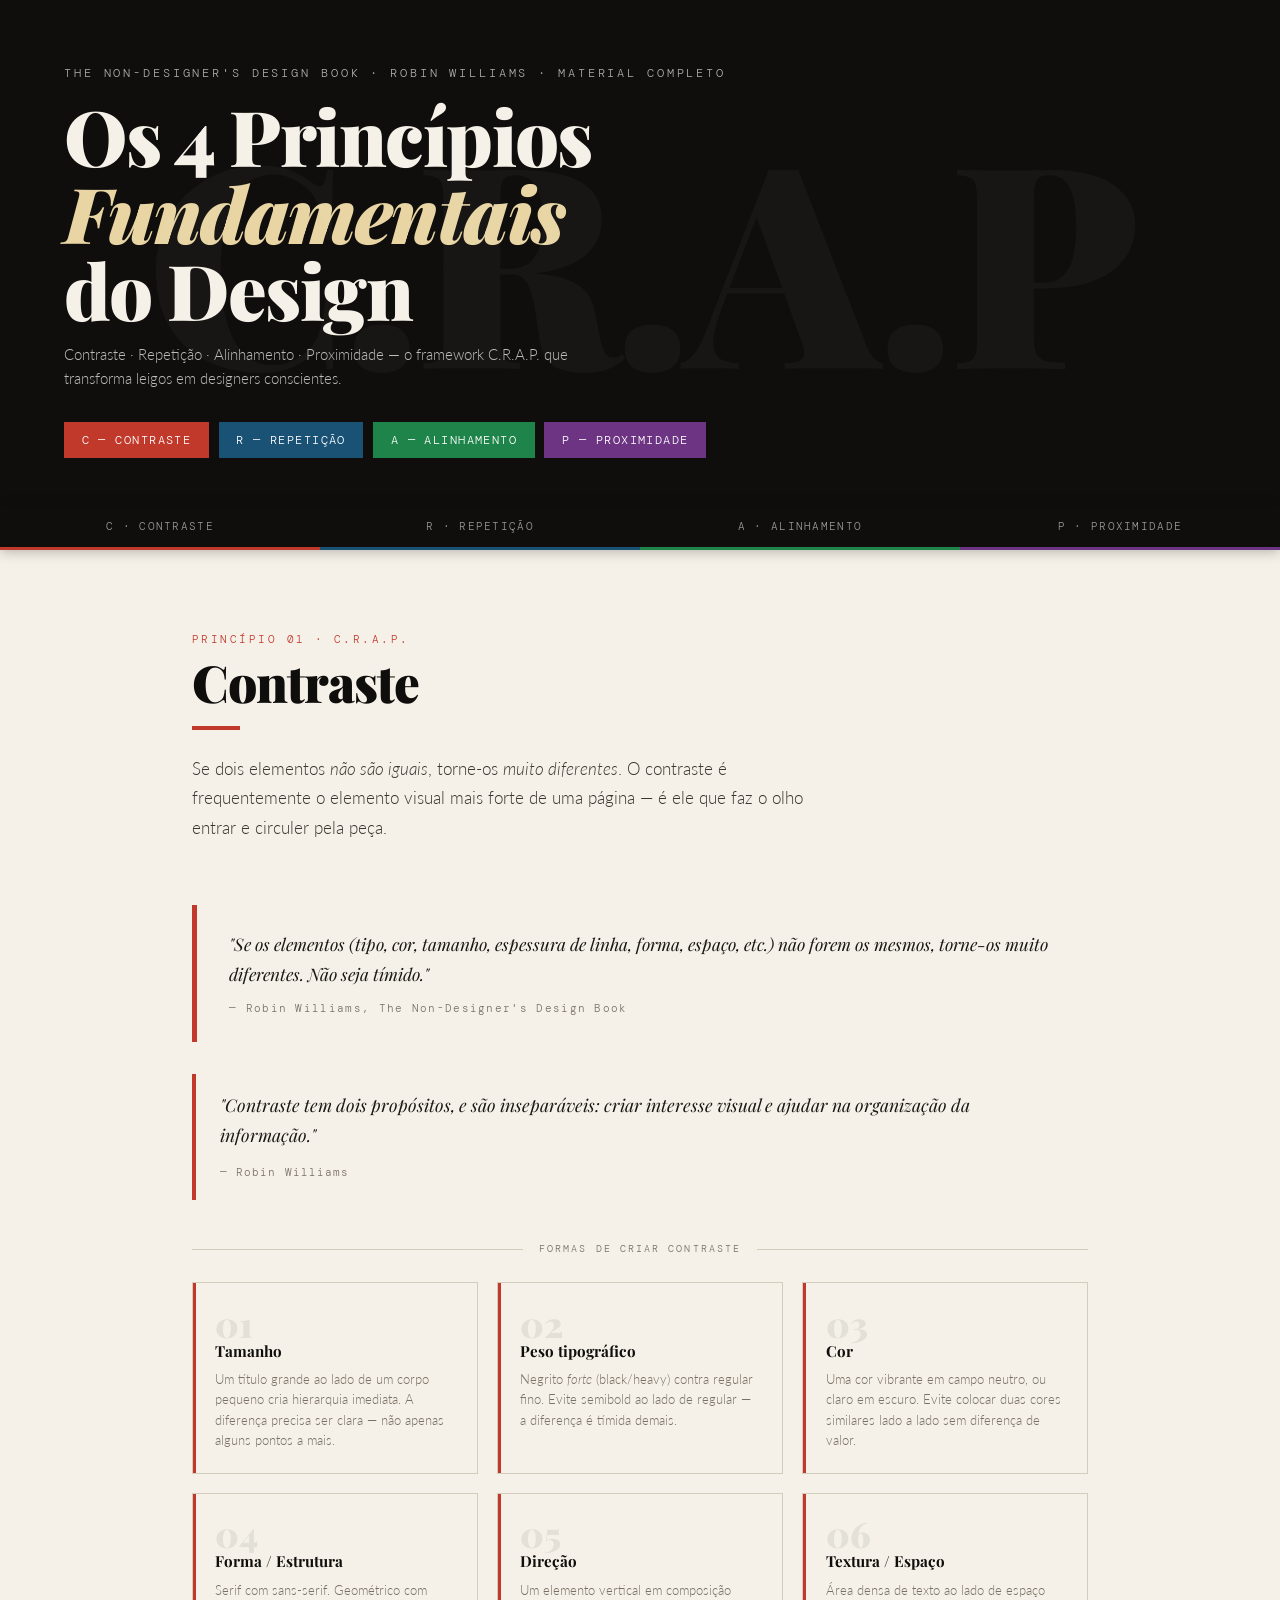
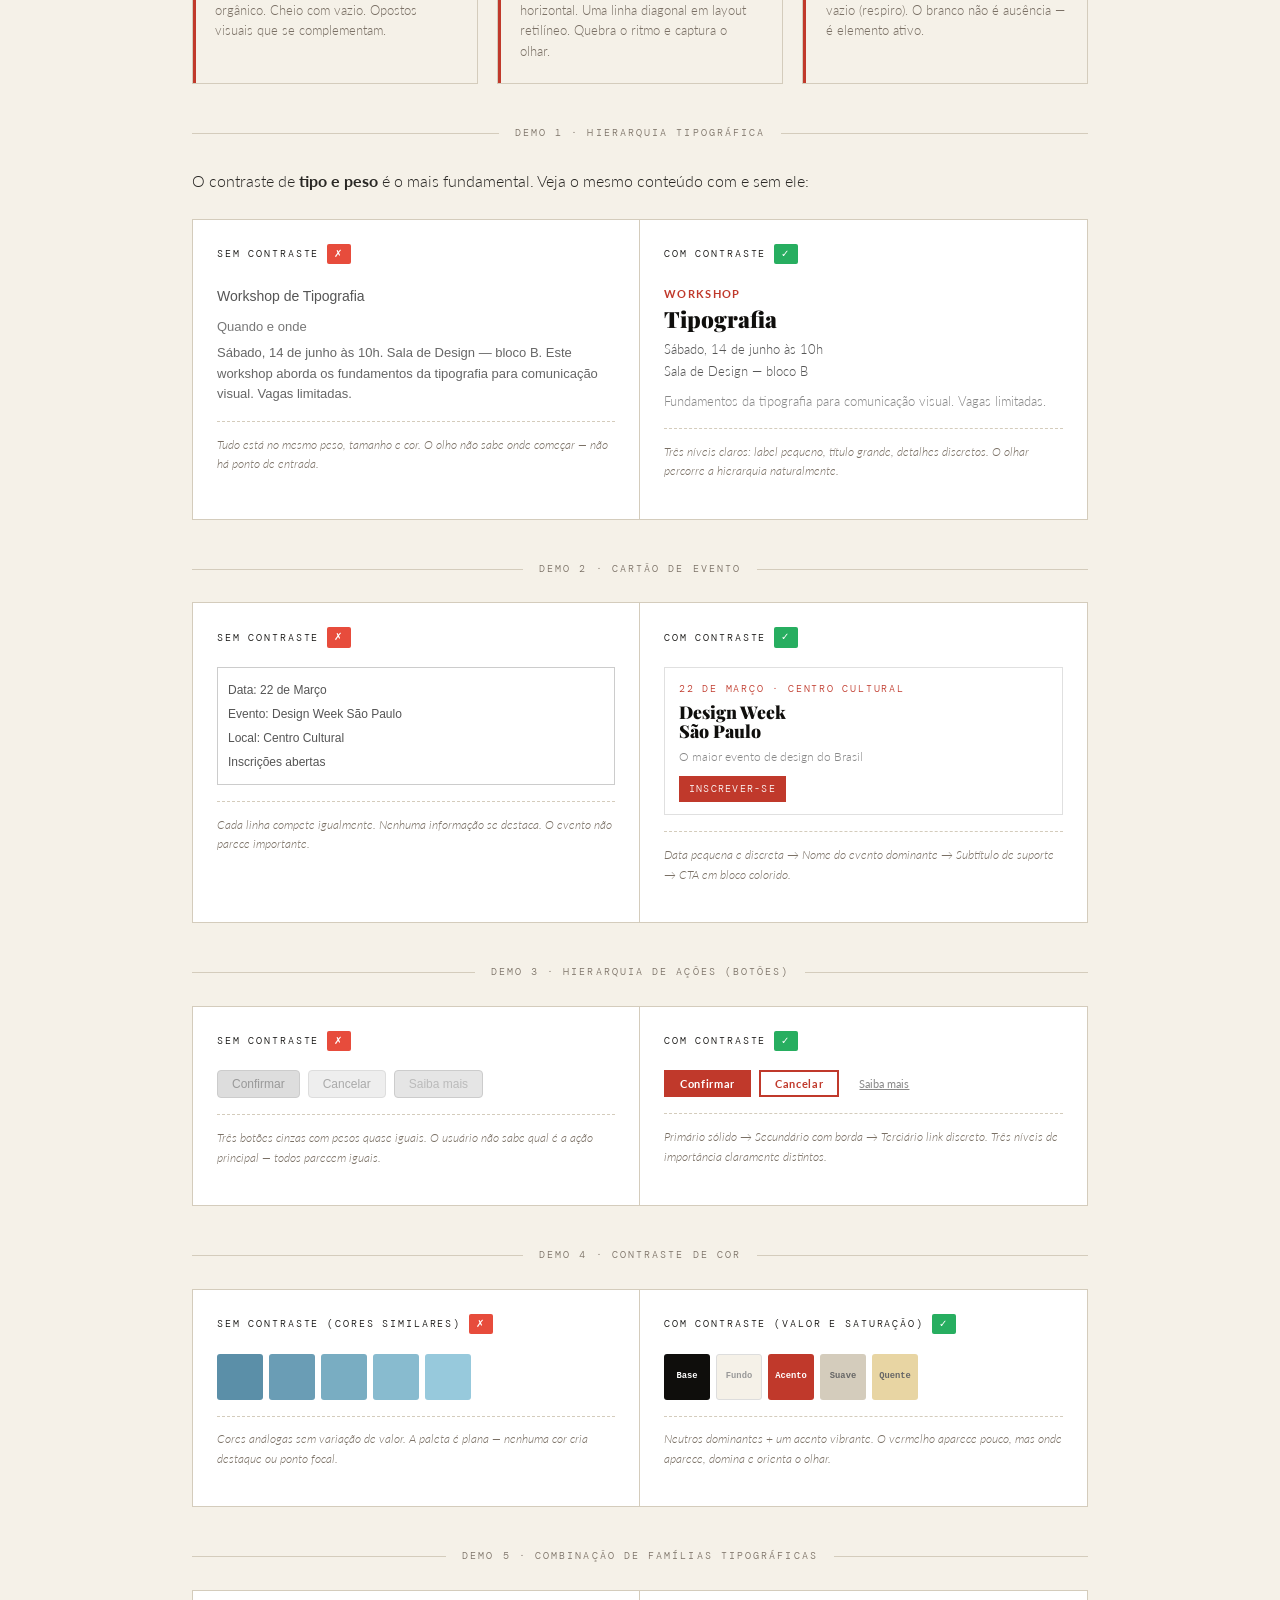
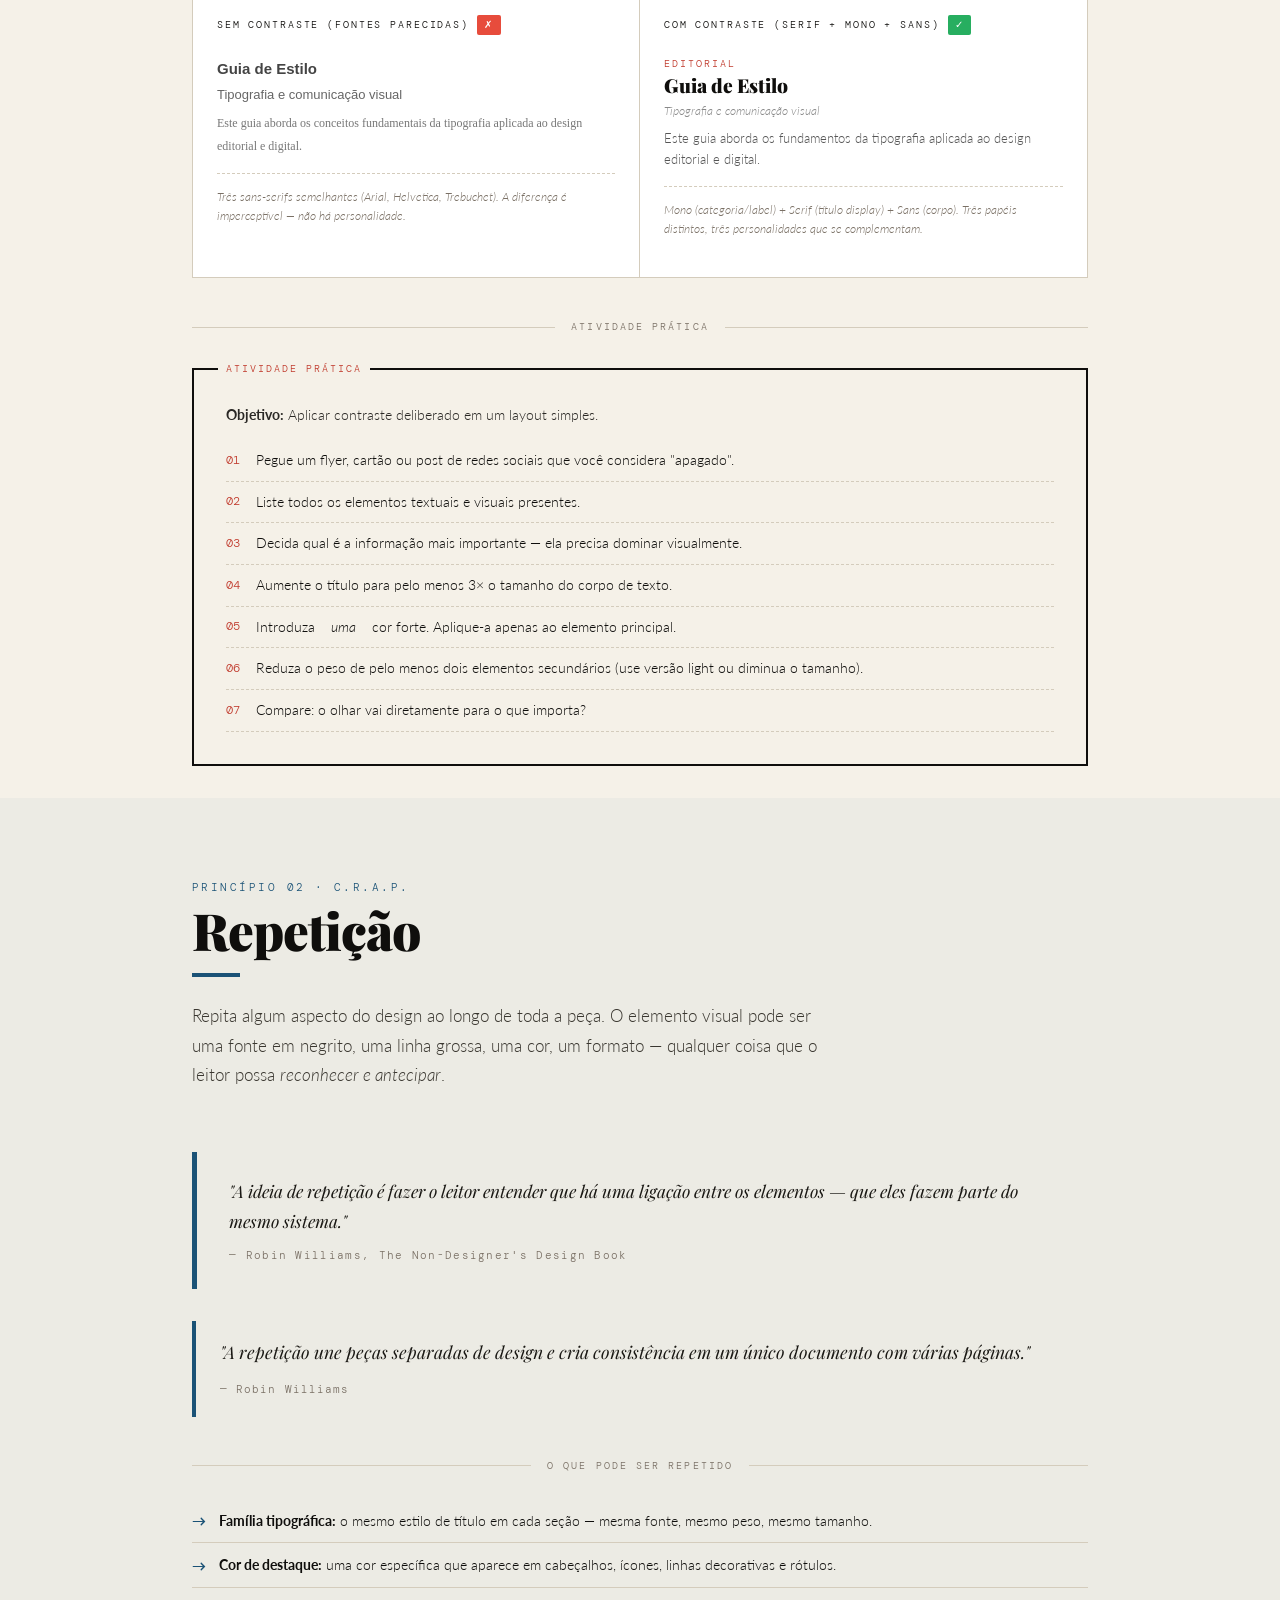
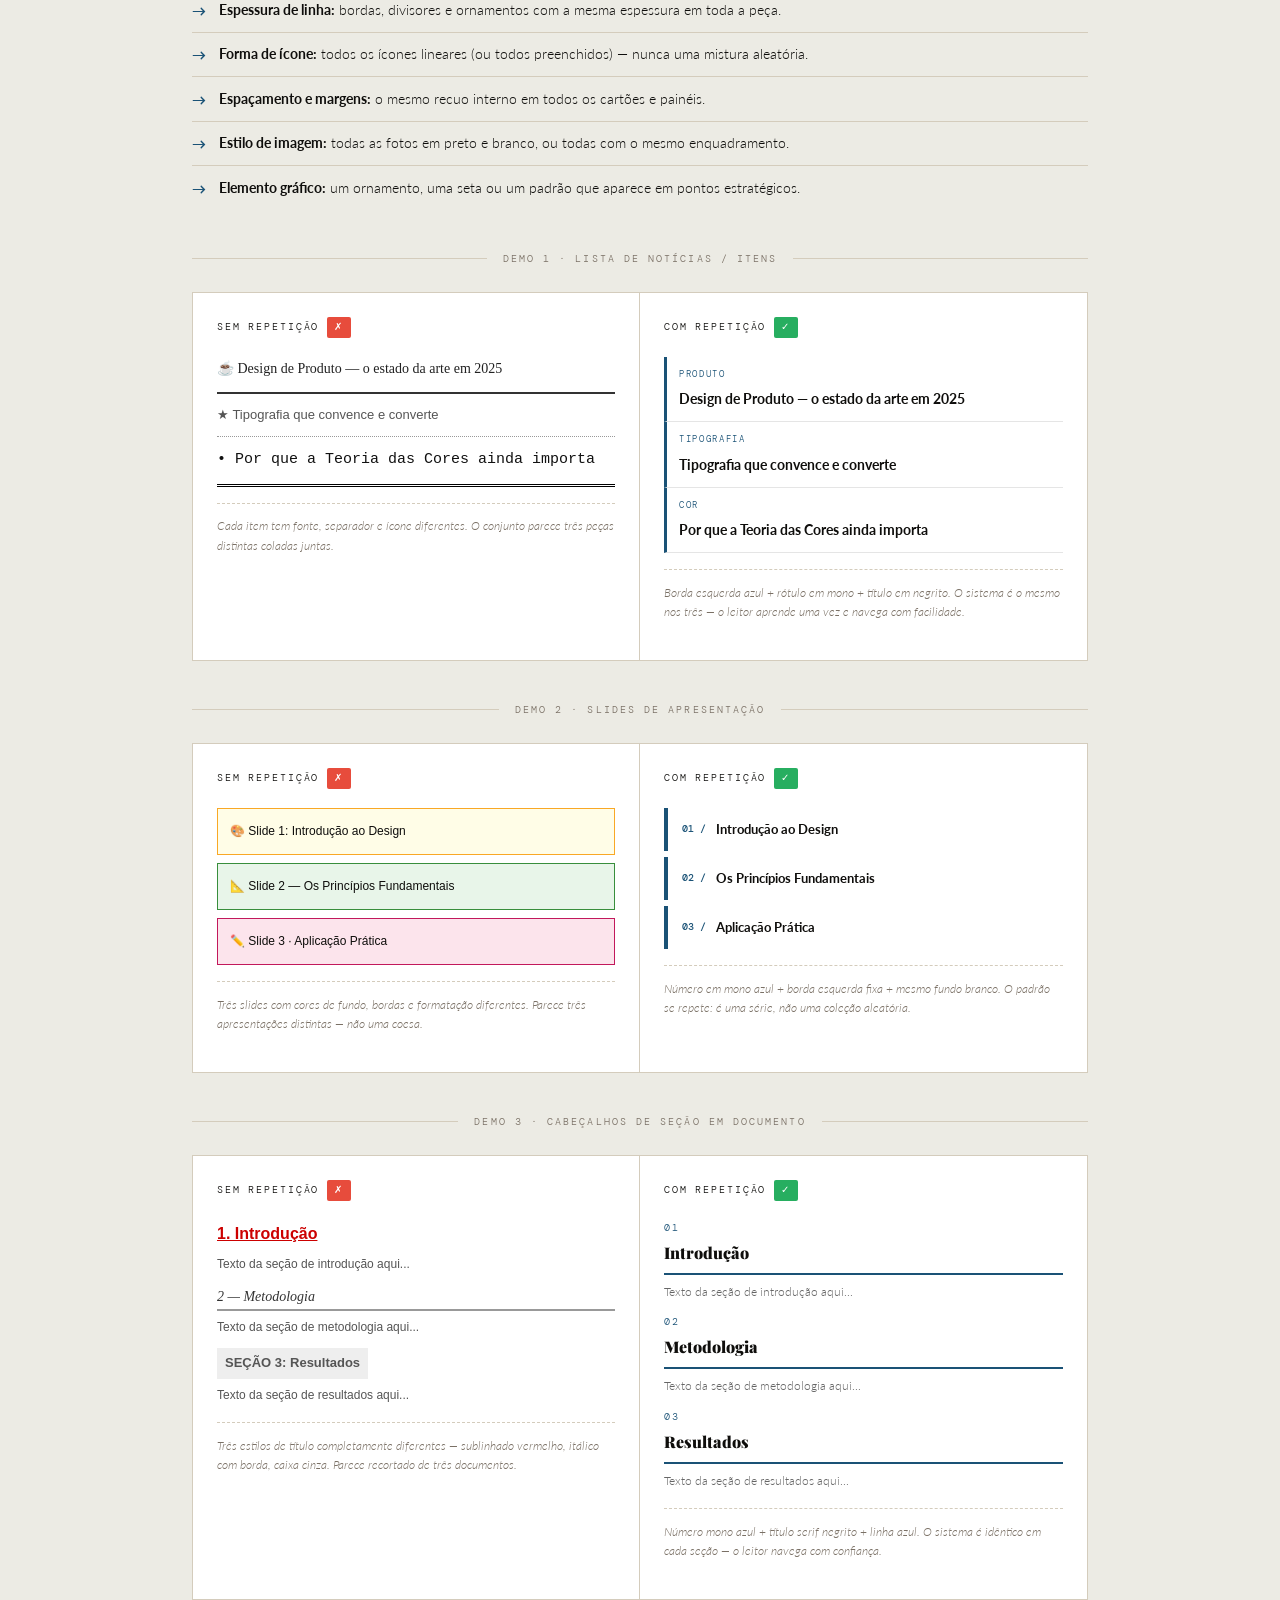
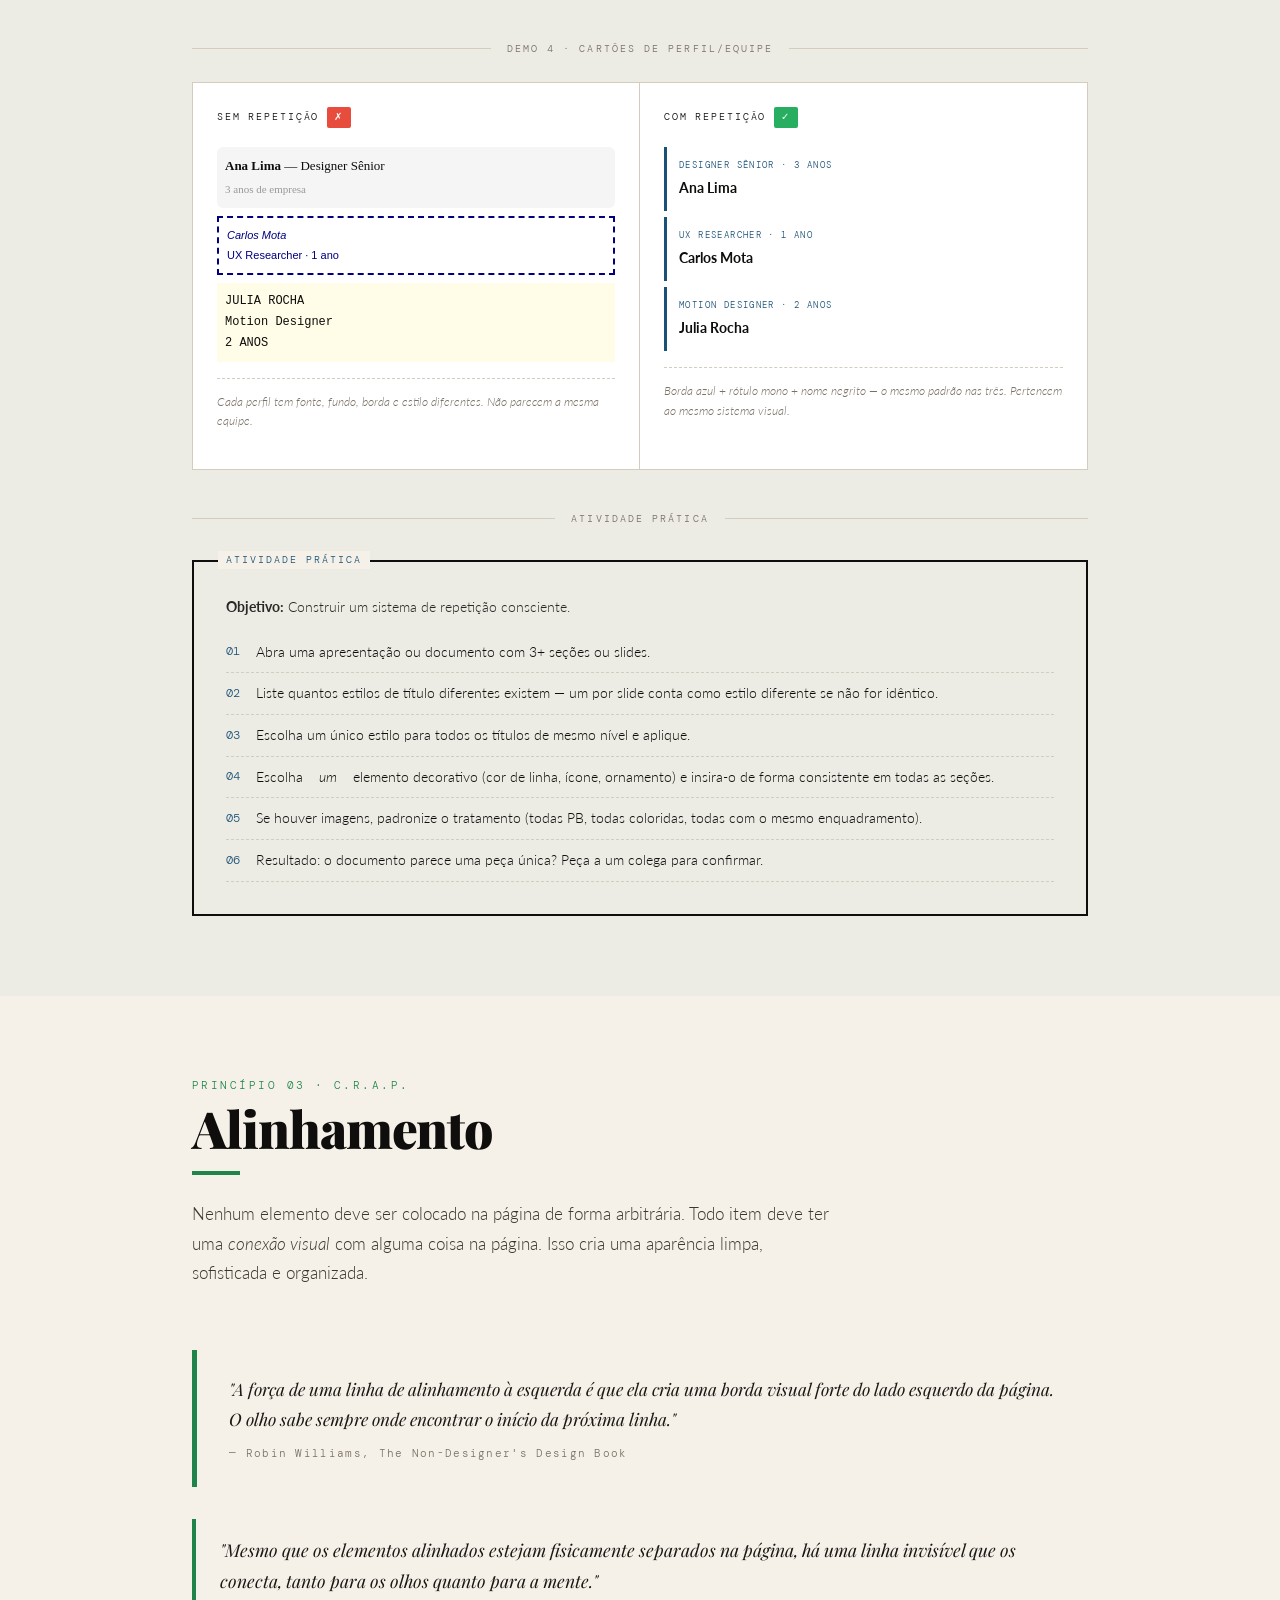
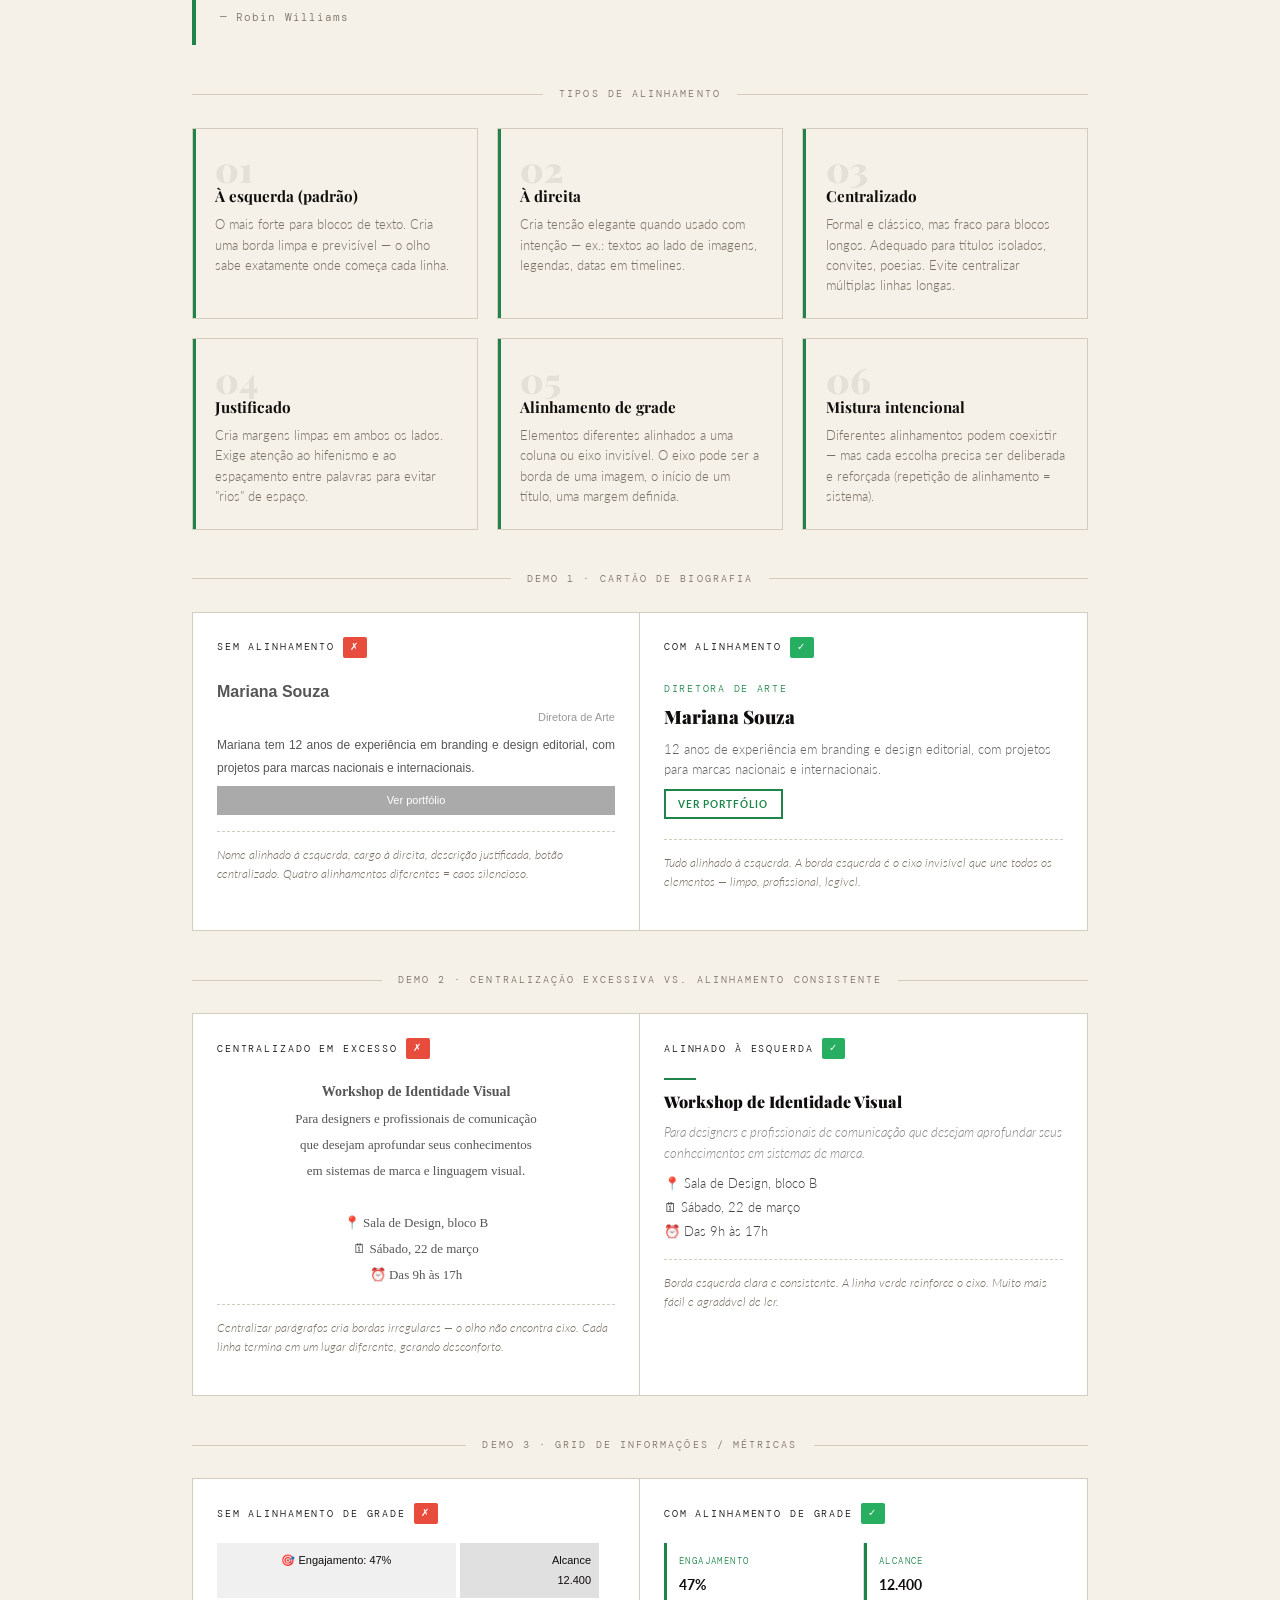
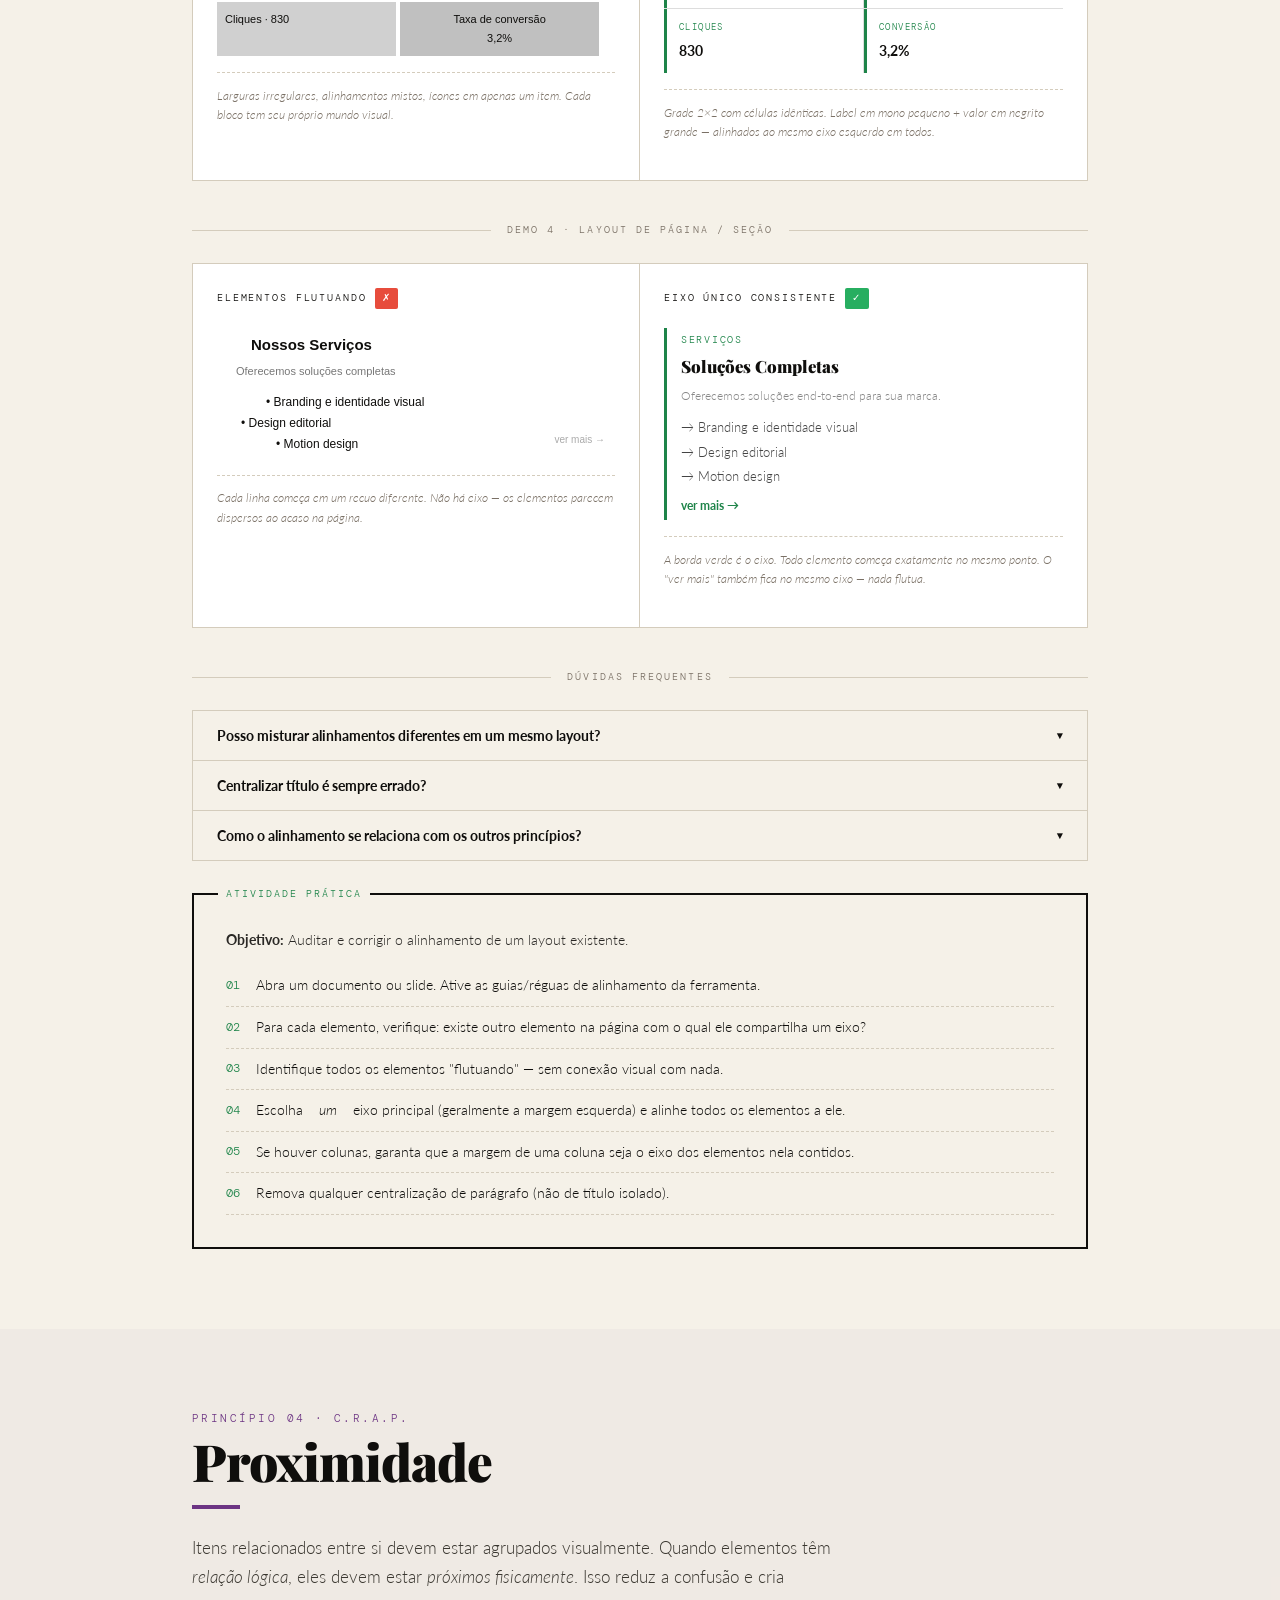
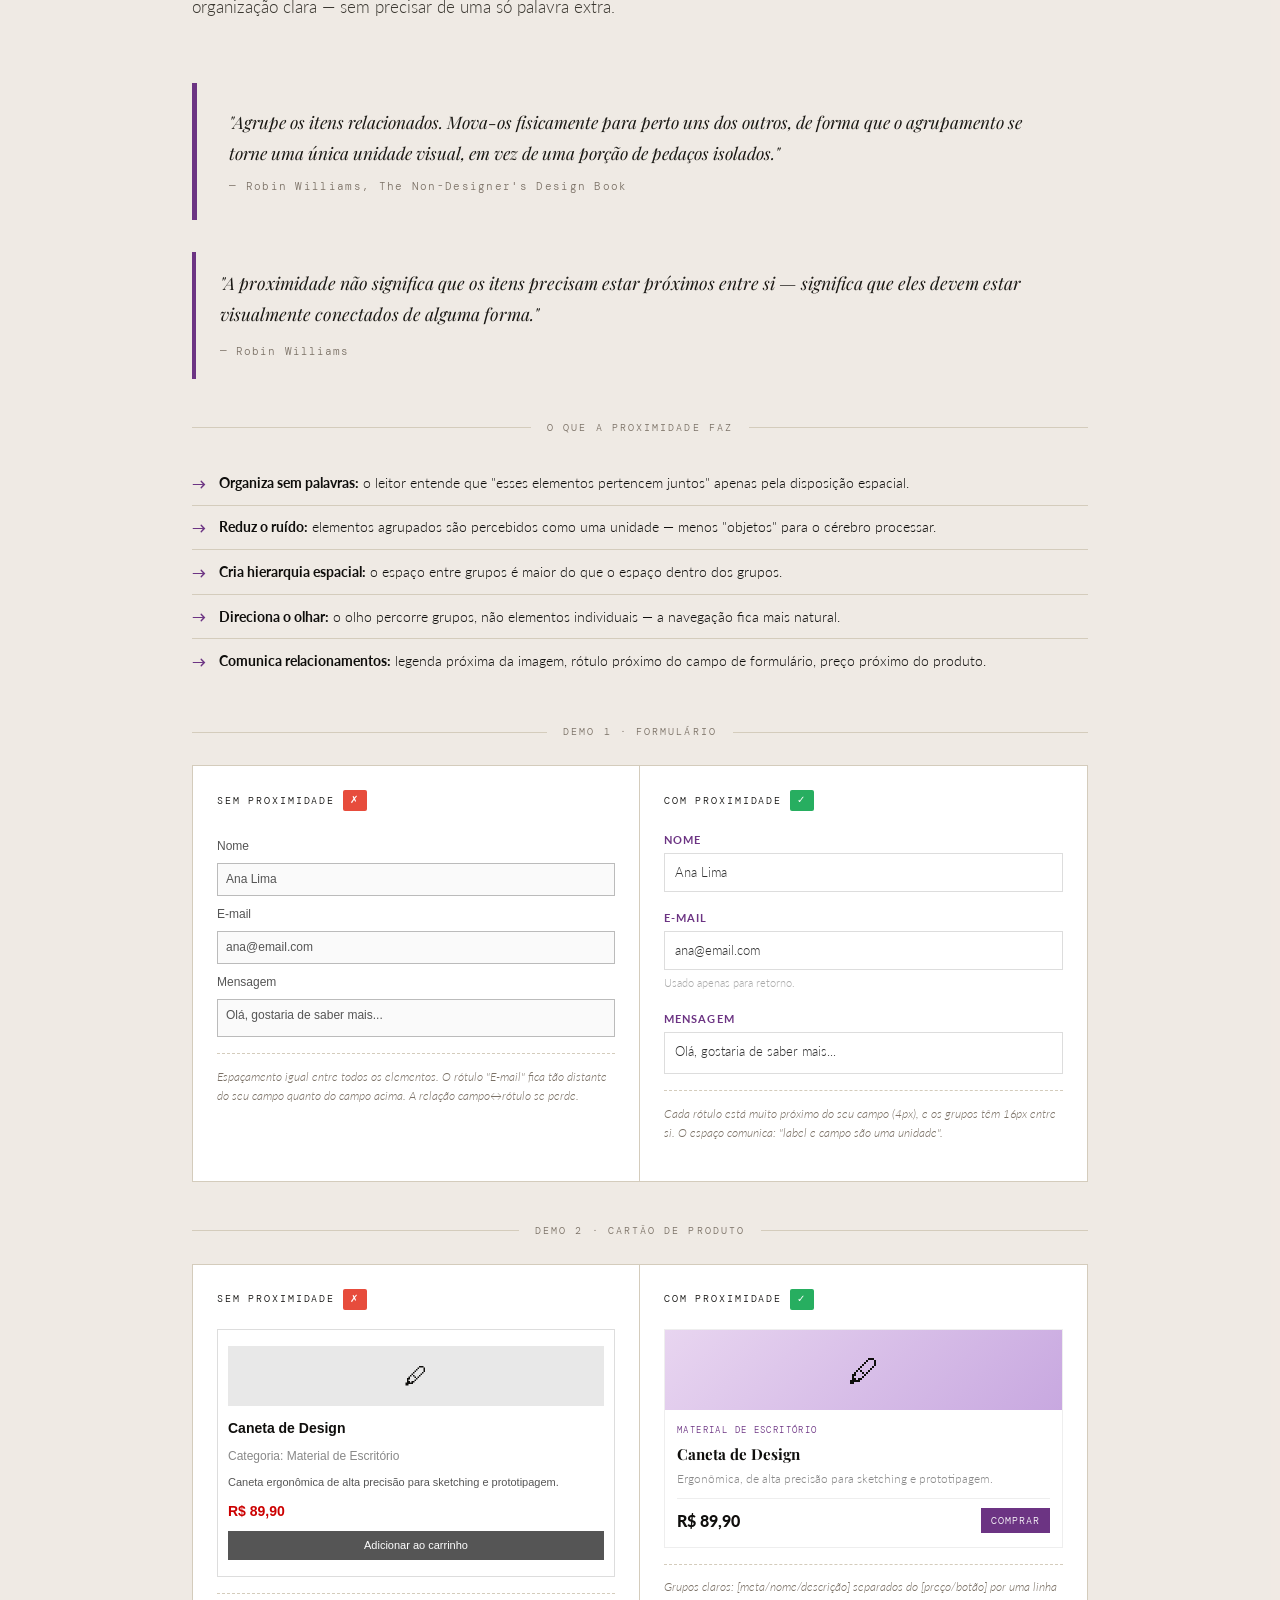
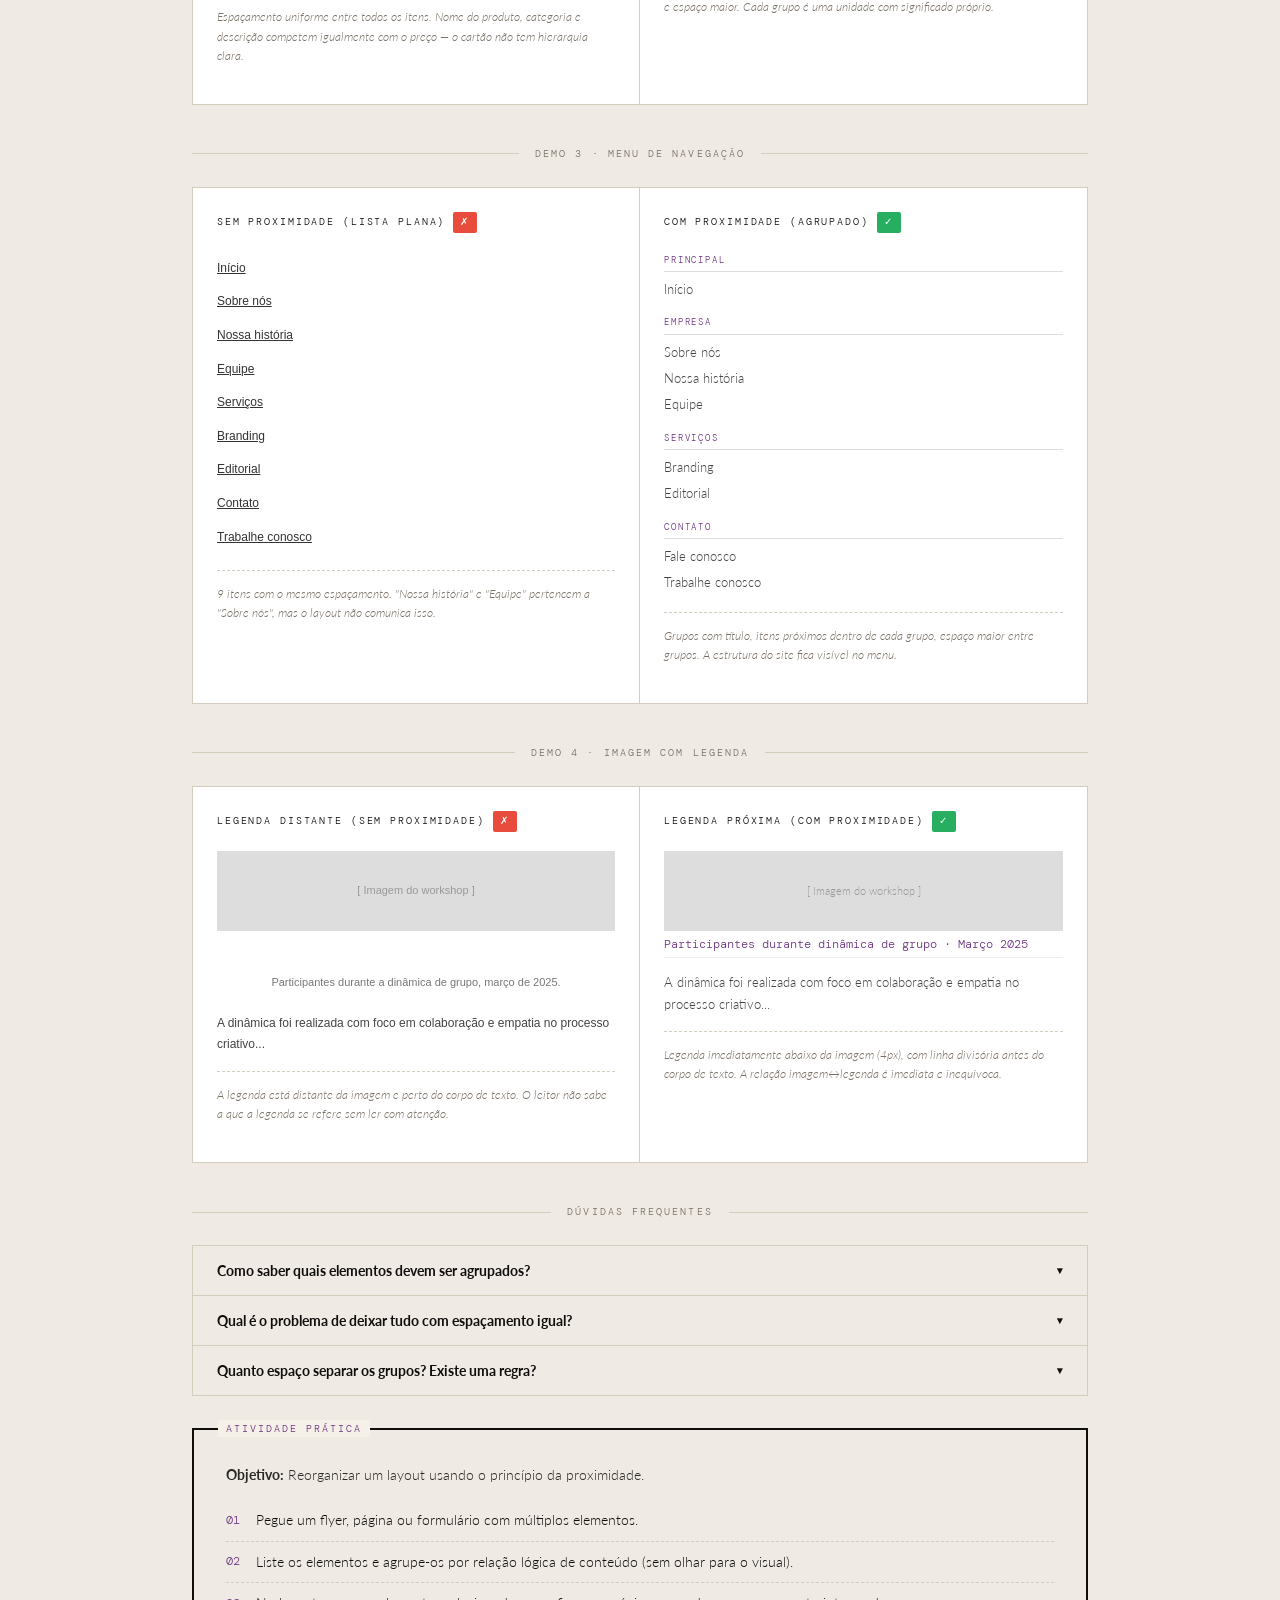
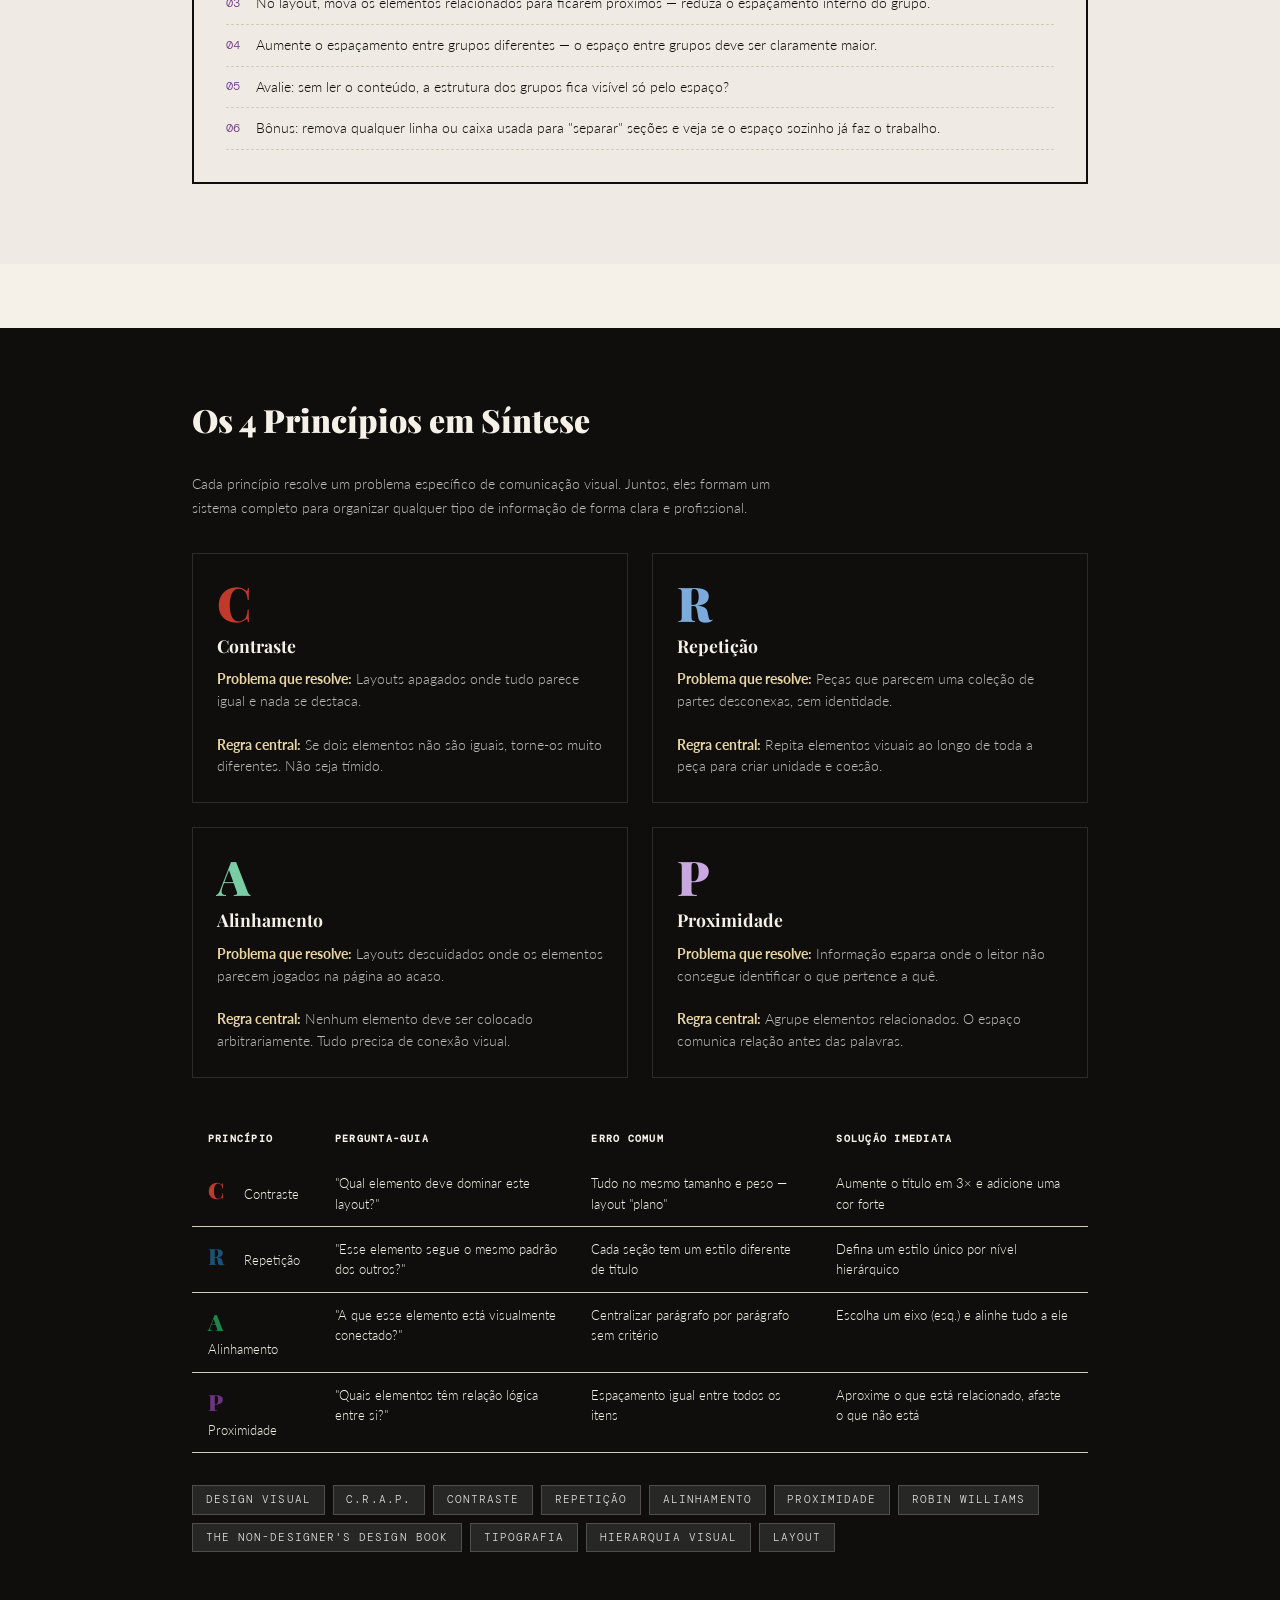
<file: outros/crap_principios_completo.html>
<!DOCTYPE html>
<html lang="pt-BR">
<head>
<meta charset="UTF-8">
<meta name="viewport" content="width=device-width, initial-scale=1.0">
<title>Os 4 Princípios do Design — C.R.A.P. · Robin Williams</title>
<link href="https://fonts.googleapis.com/css2?family=Playfair+Display:ital,wght@0,400;0,700;0,900;1,400&family=DM+Mono:wght@300;400;500&family=Lato:wght@300;400;700;900&display=swap" rel="stylesheet">
<style>
/* ════════════════════════════════════════════════
   TOKENS
════════════════════════════════════════════════ */
:root {
  --ink:      #0f0e0c;
  --paper:    #f5f1e8;
  --muted:    #7a7065;
  --rule:     #d4ccbc;
  --hi:       #f0e68c;

  /* por princípio */
  --c-contrast:   #c0392b;
  --c-rep:        #1a5276;
  --c-align:      #1e8449;
  --c-prox:       #6c3483;
}

/* ════════════════════════════════════════════════
   RESET / BASE
════════════════════════════════════════════════ */
*{margin:0;padding:0;box-sizing:border-box;}
html{scroll-behavior:smooth;}
body{
  background:var(--paper);
  color:var(--ink);
  font-family:'Lato',sans-serif;
  font-weight:300;
  line-height:1.75;
  overflow-x:hidden;
}
p{margin-bottom:.9rem;color:#2a2825;}
strong{font-weight:700;}
em{font-style:italic;}
mark{background:var(--hi);padding:0 3px;}

/* ════════════════════════════════════════════════
   HERO
════════════════════════════════════════════════ */
.hero{
  background:var(--ink);
  color:var(--paper);
  padding:4rem 4rem 3rem;
  position:relative;
  overflow:hidden;
}
.hero-bg{
  position:absolute;inset:0;
  display:flex;align-items:center;justify-content:center;
  font-family:'Playfair Display',serif;
  font-size:22vw;font-weight:900;
  color:rgba(255,255,255,.03);
  letter-spacing:-.02em;
  pointer-events:none;user-select:none;
  line-height:1;
}
.hero-eyebrow{
  font-family:'DM Mono',monospace;
  font-size:.72rem;letter-spacing:.25em;text-transform:uppercase;
  color:#aaa;margin-bottom:.8rem;
}
.hero h1{
  font-family:'Playfair Display',serif;
  font-size:clamp(2.6rem,6vw,5.2rem);
  font-weight:900;line-height:1;letter-spacing:-.02em;
}
.hero h1 em{color:#e8d5a3;}
.hero-sub{
  margin-top:1rem;font-size:.92rem;color:#bbb;
  max-width:520px;line-height:1.6;
}
.crap-badges{
  display:flex;flex-wrap:wrap;gap:.6rem;margin-top:2rem;
}
.crap-badge{
  padding:.45rem 1.1rem;
  font-family:'DM Mono',monospace;
  font-size:.75rem;letter-spacing:.12em;text-transform:uppercase;
  cursor:pointer;transition:opacity .2s;border:none;
  color:#fff;text-decoration:none;display:inline-block;
}
.crap-badge:hover{opacity:.8;}
.cb-c{background:var(--c-contrast);}
.cb-r{background:var(--c-rep);}
.cb-a{background:var(--c-align);}
.cb-p{background:var(--c-prox);}

/* ════════════════════════════════════════════════
   NAVEGAÇÃO STICKY
════════════════════════════════════════════════ */
.nav-sticky{
  position:sticky;top:0;z-index:100;
  background:var(--ink);
  display:flex;gap:0;
  box-shadow:0 2px 12px rgba(0,0,0,.25);
}
.nav-tab{
  flex:1;padding:.7rem .5rem;
  font-family:'DM Mono',monospace;
  font-size:.68rem;letter-spacing:.12em;text-transform:uppercase;
  text-align:center;color:#999;
  border:none;background:transparent;
  cursor:pointer;transition:all .2s;
  border-bottom:3px solid transparent;
  text-decoration:none;display:block;
}
.nav-tab:hover{color:#fff;}
.nav-tab.nt-c{border-bottom-color:var(--c-contrast);}
.nav-tab.nt-r{border-bottom-color:var(--c-rep);}
.nav-tab.nt-a{border-bottom-color:var(--c-align);}
.nav-tab.nt-p{border-bottom-color:var(--c-prox);}

/* ════════════════════════════════════════════════
   LAYOUT / CONTAINER
════════════════════════════════════════════════ */
.container{max-width:960px;margin:0 auto;padding:0 2rem;}

/* ════════════════════════════════════════════════
   CAPÍTULO / SECTION HEADER
════════════════════════════════════════════════ */
.chapter{
  padding:5rem 0 1rem;
}
.ch-eyebrow{
  font-family:'DM Mono',monospace;
  font-size:.7rem;letter-spacing:.22em;text-transform:uppercase;
  margin-bottom:.4rem;
}
.ch-title{
  font-family:'Playfair Display',serif;
  font-size:clamp(2rem,4vw,3.2rem);
  font-weight:900;line-height:1.05;
  letter-spacing:-.02em;
}
.ch-accent{display:inline-block;width:3rem;height:4px;margin:1rem 0;}
.ch-lead{font-size:1.05rem;color:#3a3730;max-width:640px;line-height:1.75;}

/* ════════════════════════════════════════════════
   DEFINIÇÃO BOX
════════════════════════════════════════════════ */
.def-box{
  border-left:5px solid;
  padding:1.5rem 2rem;
  margin:2rem 0;
  position:relative;
}
.def-box p{
  font-family:'Playfair Display',serif;
  font-size:1.08rem;font-style:italic;
  color:#1a1814;margin:0;
}
.def-box cite{
  display:block;margin-top:.6rem;
  font-family:'DM Mono',monospace;
  font-size:.68rem;letter-spacing:.12em;
  color:var(--muted);font-style:normal;
}

/* ════════════════════════════════════════════════
   SECTION DIVIDER
════════════════════════════════════════════════ */
.divider{
  display:flex;align-items:center;gap:1rem;
  margin:2.5rem 0 1.5rem;
}
.divider::before,.divider::after{content:'';flex:1;height:1px;background:var(--rule);}
.divider span{
  font-family:'DM Mono',monospace;font-size:.65rem;
  color:var(--muted);letter-spacing:.2em;text-transform:uppercase;
  white-space:nowrap;
}

/* ════════════════════════════════════════════════
   ANTES / DEPOIS — WRAPPER PADRÃO
════════════════════════════════════════════════ */
.compare{
  display:grid;grid-template-columns:1fr 1fr;
  border:1px solid var(--rule);
  margin:1.5rem 0;
  background:#fff;
  overflow:hidden;
}
.compare-panel{padding:1.5rem;border-right:1px solid var(--rule);}
.compare-panel:last-child{border-right:none;}
.panel-label{
  font-family:'DM Mono',monospace;font-size:.65rem;
  letter-spacing:.18em;text-transform:uppercase;
  margin-bottom:1.2rem;
  display:flex;align-items:center;gap:.5rem;
}
.lbl-bad{
  background:#e74c3c;color:#fff;
  padding:2px 7px;border-radius:2px;font-size:.6rem;
}
.lbl-good{
  background:#27ae60;color:#fff;
  padding:2px 7px;border-radius:2px;font-size:.6rem;
}
.panel-note{
  font-size:.78rem;color:var(--muted);
  border-top:1px dashed var(--rule);
  margin-top:1rem;padding-top:.8rem;
  line-height:1.55;font-style:italic;
}

@media(max-width:600px){
  .compare{grid-template-columns:1fr;}
  .compare-panel{border-right:none;border-bottom:1px solid var(--rule);}
  .compare-panel:last-child{border-bottom:none;}
}

/* ════════════════════════════════════════════════
   CARDS GRID (propósitos, elementos, etc.)
════════════════════════════════════════════════ */
.cards-grid{
  display:grid;grid-template-columns:repeat(3,1fr);
  gap:1.2rem;margin:1.5rem 0;
}
.card{
  border:1px solid var(--rule);padding:1.4rem;
  position:relative;
  transition:transform .2s,box-shadow .2s;
}
.card:hover{transform:translateY(-3px);box-shadow:0 8px 24px rgba(0,0,0,.07);}
.card::after{
  content:'';position:absolute;
  top:0;left:0;width:3px;height:100%;
}
.card-num{
  font-family:'Playfair Display',serif;
  font-size:2.2rem;font-weight:900;
  color:rgba(0,0,0,.07);line-height:1;
  margin-bottom:-.2rem;
}
.card h4{
  font-family:'Playfair Display',serif;
  font-size:.95rem;font-weight:700;
  margin-bottom:.3rem;
}
.card p{font-size:.82rem;color:var(--muted);line-height:1.55;margin:0;}
@media(max-width:640px){.cards-grid{grid-template-columns:1fr;}}

/* ════════════════════════════════════════════════
   CHECKLIST
════════════════════════════════════════════════ */
.checklist{list-style:none;margin:1rem 0;}
.checklist li{
  display:flex;align-items:flex-start;gap:.8rem;
  padding:.55rem 0;border-bottom:1px solid var(--rule);
  font-size:.9rem;
}
.checklist li:last-child{border-bottom:none;}
.cl-arrow{font-weight:700;flex-shrink:0;margin-top:.05rem;}

/* ════════════════════════════════════════════════
   ATIVIDADE
════════════════════════════════════════════════ */
.activity{
  border:2px solid var(--ink);
  padding:2rem;margin:2rem 0;position:relative;
}
.activity::before{
  content:'ATIVIDADE PRÁTICA';
  position:absolute;top:-.65rem;left:1.5rem;
  background:var(--paper);padding:0 .5rem;
  font-family:'DM Mono',monospace;font-size:.62rem;
  letter-spacing:.2em;color:var(--muted);text-transform:uppercase;
}
.activity-steps{counter-reset:steps;list-style:none;margin-top:.8rem;}
.activity-steps li{
  counter-increment:steps;
  display:flex;gap:1rem;
  padding:.5rem 0;
  border-bottom:1px dashed var(--rule);
  font-size:.88rem;
}
.activity-steps li::before{
  content:counter(steps,decimal-leading-zero);
  font-family:'DM Mono',monospace;font-size:.78rem;
  flex-shrink:0;margin-top:.1rem;
}

/* ════════════════════════════════════════════════
   PULLQUOTE
════════════════════════════════════════════════ */
.pullquote{
  border-left:4px solid;
  padding:1rem 1.5rem;
  margin:2rem 0;
}
.pullquote p{
  font-family:'Playfair Display',serif;
  font-size:1.1rem;font-style:italic;
  color:#1a1814;margin-bottom:.3rem;
}
.pullquote cite{
  font-family:'DM Mono',monospace;
  font-size:.67rem;letter-spacing:.1em;
  color:var(--muted);font-style:normal;
}

/* ════════════════════════════════════════════════
   ACCORDION
════════════════════════════════════════════════ */
.accordion{border:1px solid var(--rule);margin:1.5rem 0;}
.acc-item{border-bottom:1px solid var(--rule);}
.acc-item:last-child{border-bottom:none;}
.acc-trigger{
  width:100%;background:none;border:none;
  padding:1rem 1.5rem;text-align:left;cursor:pointer;
  display:flex;justify-content:space-between;align-items:center;
  font-family:'Lato',sans-serif;font-size:.88rem;font-weight:700;
  color:var(--ink);transition:background .15s;
}
.acc-trigger:hover{background:rgba(0,0,0,.02);}
.acc-arrow{
  font-family:'DM Mono',monospace;font-size:.65rem;
  flex-shrink:0;transition:transform .2s;
}
.acc-trigger.open .acc-arrow{transform:rotate(180deg);}
.acc-body{
  display:none;padding:0 1.5rem 1.2rem;
  font-size:.87rem;color:var(--muted);line-height:1.7;
}
.acc-body.open{display:block;}

/* ════════════════════════════════════════════════
   SÍNTESE FINAL
════════════════════════════════════════════════ */
.final-synthesis{
  background:var(--ink);color:var(--paper);
  padding:4rem;margin-top:4rem;
}
.final-synthesis h2{
  font-family:'Playfair Display',serif;
  font-size:2rem;font-weight:900;
  margin-bottom:1.5rem;
}
.synth-grid{
  display:grid;grid-template-columns:repeat(2,1fr);
  gap:1.5rem;margin-top:2rem;
}
.synth-card{
  border:1px solid rgba(255,255,255,.12);
  padding:1.5rem;
}
.synth-card h3{
  font-family:'Playfair Display',serif;
  font-size:1.1rem;font-weight:700;
  margin-bottom:.5rem;
}
.synth-card p{
  font-size:.85rem;color:#bbb;
  line-height:1.6;margin:0;
}
.synth-card .sc-letter{
  font-family:'Playfair Display',serif;
  font-size:3rem;font-weight:900;
  line-height:1;margin-bottom:.3rem;
}
.tag-cloud{
  display:flex;flex-wrap:wrap;gap:.5rem;
  margin-top:2rem;
}
.tag-cloud span{
  background:rgba(255,255,255,.1);
  border:1px solid rgba(255,255,255,.18);
  padding:.28rem .8rem;
  font-family:'DM Mono',monospace;
  font-size:.67rem;letter-spacing:.1em;text-transform:uppercase;
  color:#ddd;
}
@media(max-width:640px){
  .synth-grid{grid-template-columns:1fr;}
  .final-synthesis{padding:2rem 1.5rem;}
}

/* ════════════════════════════════════════════════
   FOOTER
════════════════════════════════════════════════ */
footer{
  background:#0a0908;color:var(--muted);
  padding:2rem 4rem;
  font-family:'DM Mono',monospace;font-size:.68rem;
  letter-spacing:.1em;
  display:flex;justify-content:space-between;align-items:center;
  flex-wrap:wrap;gap:.8rem;
}

/* ════════════════════════════════════════════════
   UTILIDADES INLINE
════════════════════════════════════════════════ */
h2.sec-h{
  font-family:'Playfair Display',serif;
  font-size:1.55rem;font-weight:700;
  margin:2rem 0 .6rem;
}
h3.sec-h3{
  font-family:'Playfair Display',serif;
  font-size:1.1rem;font-weight:700;
  margin:1.4rem 0 .4rem;
}

/* ════════════════════════════════════════════════
   CORES POR PRINCÍPIO (aplicadas via class)
════════════════════════════════════════════════ */
.p-contrast  .ch-eyebrow,.p-contrast  .cl-arrow{color:var(--c-contrast);}
.p-contrast  .ch-accent,.p-contrast .card::after{background:var(--c-contrast);}
.p-contrast  .def-box,.p-contrast  .pullquote{border-color:var(--c-contrast);}
.p-contrast  .activity::before{color:var(--c-contrast);}
.p-contrast  .activity-steps li::before{color:var(--c-contrast);}

.p-rep .ch-eyebrow,.p-rep .cl-arrow{color:var(--c-rep);}
.p-rep .ch-accent,.p-rep .card::after{background:var(--c-rep);}
.p-rep .def-box,.p-rep .pullquote{border-color:var(--c-rep);}
.p-rep .activity::before{color:var(--c-rep);}
.p-rep .activity-steps li::before{color:var(--c-rep);}

.p-align .ch-eyebrow,.p-align .cl-arrow{color:var(--c-align);}
.p-align .ch-accent,.p-align .card::after{background:var(--c-align);}
.p-align .def-box,.p-align .pullquote{border-color:var(--c-align);}
.p-align .activity::before{color:var(--c-align);}
.p-align .activity-steps li::before{color:var(--c-align);}

.p-prox .ch-eyebrow,.p-prox .cl-arrow{color:var(--c-prox);}
.p-prox .ch-accent,.p-prox .card::after{background:var(--c-prox);}
.p-prox .def-box,.p-prox .pullquote{border-color:var(--c-prox);}
.p-prox .activity::before{color:var(--c-prox);}
.p-prox .activity-steps li::before{color:var(--c-prox);}

/* ════════════════════════════════════════════════
   DEMOS ESPECÍFICOS — CONTRASTE
════════════════════════════════════════════════ */
/* demo 1: título sem/com contraste */
.ct-bad-title{font-size:14px;font-weight:400;color:#555;font-family:Arial;margin-bottom:6px;}
.ct-bad-body{font-size:13px;color:#666;font-family:Arial;line-height:1.6;}
.ct-bad-sub{font-size:13px;font-weight:400;color:#777;font-family:Arial;margin:8px 0 4px;}

.ct-good-title{font-family:'Playfair Display',serif;font-size:1.4rem;font-weight:900;color:#0f0e0c;margin-bottom:4px;line-height:1.1;}
.ct-good-body{font-size:.82rem;color:#555;line-height:1.65;font-family:'Lato',sans-serif;}
.ct-good-sub{font-family:'Lato',sans-serif;font-size:.68rem;font-weight:700;text-transform:uppercase;letter-spacing:.12em;color:var(--c-contrast);margin:12px 0 4px;}

/* demo 2: cartão de evento */
.ev-bad{font-family:Arial;font-size:12px;color:#555;padding:10px;border:1px solid #ccc;line-height:2;}
.ev-bad *{font-size:12px;color:#555;font-weight:400;}

.ev-good{font-family:'Lato',sans-serif;padding:12px 14px;background:#fff;border:1px solid #e0e0e0;}
.ev-good .ev-date{font-family:'DM Mono',monospace;font-size:.62rem;letter-spacing:.18em;text-transform:uppercase;color:var(--c-contrast);margin-bottom:4px;}
.ev-good .ev-name{font-family:'Playfair Display',serif;font-size:1.1rem;font-weight:900;color:#0f0e0c;line-height:1.1;margin-bottom:6px;}
.ev-good .ev-local{font-size:.78rem;color:#888;}
.ev-good .ev-btn{display:inline-block;background:var(--c-contrast);color:#fff;font-size:.65rem;padding:4px 10px;letter-spacing:.12em;text-transform:uppercase;font-family:'DM Mono',monospace;margin-top:8px;}

/* demo 3: botões */
.btn-row{display:flex;flex-wrap:wrap;gap:8px;margin:6px 0;}
.btn-bad-1{background:#ddd;color:#999;border:1px solid #ccc;padding:6px 14px;font-size:12px;border-radius:4px;font-family:Arial;}
.btn-bad-2{background:#eee;color:#aaa;border:1px solid #ddd;padding:6px 14px;font-size:12px;border-radius:4px;font-family:Arial;}
.btn-bad-3{background:#e5e5e5;color:#bbb;border:1px solid #ccc;padding:6px 14px;font-size:12px;border-radius:4px;font-family:Arial;}
.btn-good-p{background:var(--c-contrast);color:#fff;border:none;padding:7px 16px;font-size:.7rem;font-weight:700;font-family:'Lato',sans-serif;letter-spacing:.06em;cursor:pointer;}
.btn-good-s{background:transparent;color:var(--c-contrast);border:2px solid var(--c-contrast);padding:5px 14px;font-size:.7rem;font-weight:700;font-family:'Lato',sans-serif;letter-spacing:.06em;cursor:pointer;}
.btn-good-t{background:transparent;color:#888;border:none;padding:7px 12px;font-size:.7rem;font-family:'Lato',sans-serif;text-decoration:underline;cursor:pointer;}

/* demo 4: cores sem/com contraste */
.color-swatches{display:flex;gap:6px;flex-wrap:wrap;}
.swatch{width:46px;height:46px;border-radius:3px;display:flex;align-items:center;justify-content:center;font-size:.6rem;font-weight:700;}

/* ════════════════════════════════════════════════
   DEMOS — REPETIÇÃO
════════════════════════════════════════════════ */
/* lista de notícias sem rep */
.nr-bad-item{margin-bottom:10px;padding-bottom:10px;}
.nr-bad-item:nth-child(1){font-family:Georgia;font-size:14px;border-bottom:2px solid #333;color:#222;}
.nr-bad-item:nth-child(2){font-family:Arial;font-size:13px;border-bottom:1px dotted #999;color:#555;}
.nr-bad-item:nth-child(3){font-family:Courier;font-size:15px;border-bottom:3px double #000;color:#111;}

/* lista de notícias com rep */
.nr-good-item{
  margin-bottom:0;padding:9px 0 9px 12px;
  border-bottom:1px solid #e5e5e5;
  border-left:3px solid var(--c-rep);
  font-family:'Lato',sans-serif;
}
.nr-good-item .nr-cat{
  font-family:'DM Mono',monospace;font-size:.58rem;
  letter-spacing:.18em;text-transform:uppercase;
  color:var(--c-rep);display:block;margin-bottom:2px;
}
.nr-good-item .nr-title{font-size:.85rem;font-weight:700;color:#0f0e0c;line-height:1.3;}

/* slides sem rep */
.slide-bad{border:1px solid #ddd;padding:12px;margin-bottom:8px;font-family:Arial;font-size:12px;}
.slide-bad:nth-child(1){background:#fffde7;border-color:#f9a825;}
.slide-bad:nth-child(2){background:#e8f5e9;border-color:#388e3c;}
.slide-bad:nth-child(3){background:#fce4ec;border-color:#c2185b;}

/* slides com rep */
.slide-good{
  padding:10px 14px;margin-bottom:6px;
  background:#fff;
  border-left:4px solid var(--c-rep);
  display:flex;align-items:center;gap:10px;
  font-family:'Lato',sans-serif;
}
.slide-good .sg-num{
  font-family:'DM Mono',monospace;font-size:.65rem;
  color:var(--c-rep);flex-shrink:0;font-weight:500;
}
.slide-good .sg-text{font-size:.82rem;font-weight:700;color:#0f0e0c;}

/* ════════════════════════════════════════════════
   DEMOS — ALINHAMENTO
════════════════════════════════════════════════ */
/* cartão bio sem alinhamento */
.bio-bad{font-family:Arial;font-size:12px;color:#555;line-height:1.9;text-align:center;}
.bio-bad .bb-name{font-size:16px;font-weight:bold;text-align:left;display:block;}
.bio-bad .bb-role{font-size:11px;text-align:right;display:block;color:#999;}
.bio-bad .bb-desc{text-align:justify;font-size:12px;margin-top:6px;}
.bio-bad .bb-btn{display:block;text-align:center;background:#aaa;color:#fff;padding:4px;margin-top:6px;font-size:11px;}

/* cartão bio com alinhamento */
.bio-good{font-family:'Lato',sans-serif;padding:4px 0;}
.bio-good .bg-role{font-family:'DM Mono',monospace;font-size:.6rem;letter-spacing:.18em;text-transform:uppercase;color:var(--c-align);margin-bottom:3px;}
.bio-good .bg-name{font-family:'Playfair Display',serif;font-size:1.15rem;font-weight:900;color:#0f0e0c;margin-bottom:6px;}
.bio-good .bg-desc{font-size:.8rem;color:#666;line-height:1.6;margin-bottom:8px;}
.bio-good .bg-btn{display:inline-block;border:2px solid var(--c-align);color:var(--c-align);padding:4px 12px;font-size:.65rem;font-weight:700;letter-spacing:.1em;text-transform:uppercase;}

/* texto centralizado ruim */
.centered-bad{text-align:center;font-family:Georgia;font-size:13px;color:#555;line-height:2;}
.centered-bad h3{font-size:14px;font-weight:bold;}

/* texto alinhado bom */
.aligned-good{font-family:'Lato',sans-serif;}
.aligned-good h3{font-family:'Playfair Display',serif;font-size:1rem;font-weight:900;margin-bottom:6px;}
.aligned-good p{font-size:.8rem;color:#555;line-height:1.65;margin:0;}
.aligned-good .ag-rule{width:2rem;height:2px;background:var(--c-align);margin-bottom:8px;}

/* grid itens mal alinhados */
.grid-bad{display:flex;flex-wrap:wrap;gap:4px;}
.grid-bad-item{padding:8px;font-size:11px;font-family:Arial;}
.grid-bad-item:nth-child(1){background:#f0f0f0;width:60%;text-align:center;}
.grid-bad-item:nth-child(2){background:#e0e0e0;width:35%;text-align:right;}
.grid-bad-item:nth-child(3){background:#d0d0d0;width:45%;text-align:left;}
.grid-bad-item:nth-child(4){background:#c0c0c0;width:50%;text-align:center;}

.grid-good{display:grid;grid-template-columns:1fr 1fr;gap:1px;background:#ddd;}
.grid-good-item{
  background:#fff;padding:10px 12px;
  font-family:'Lato',sans-serif;font-size:.78rem;
  border-left:3px solid var(--c-align);
}
.grid-good-item .ggi-label{
  font-family:'DM Mono',monospace;font-size:.58rem;
  letter-spacing:.15em;text-transform:uppercase;
  color:var(--c-align);margin-bottom:3px;
}
.grid-good-item .ggi-val{font-weight:700;font-size:.9rem;color:#0f0e0c;}

/* ════════════════════════════════════════════════
   DEMOS — PROXIMIDADE
════════════════════════════════════════════════ */
/* formulário sem proximidade */
.form-bad{font-family:Arial;font-size:12px;color:#555;}
.form-bad label{display:block;margin:10px 0 10px;}
.form-bad input-fake{display:block;border:1px solid #ccc;padding:5px;width:100%;margin:10px 0;}
.fb-label{display:block;padding:6px 0;}
.fb-input{display:block;border:1px solid #bbb;padding:5px 8px;width:100%;background:#fafafa;margin-bottom:2px;font-size:12px;}

/* formulário com proximidade */
.form-good{font-family:'Lato',sans-serif;}
.fg-group{margin-bottom:16px;}
.fg-label{
  display:block;font-size:.68rem;font-weight:700;
  text-transform:uppercase;letter-spacing:.1em;
  color:var(--c-prox);margin-bottom:4px;
}
.fg-input{
  display:block;border:1.5px solid #ddd;
  padding:7px 10px;width:100%;
  font-size:.82rem;color:#333;background:#fff;
}
.fg-hint{font-size:.7rem;color:#aaa;margin-top:3px;}

/* card de produto sem prox */
.prod-bad{font-family:Arial;font-size:12px;border:1px solid #ddd;padding:10px;}
.prod-bad *{margin:6px 0;}

/* card de produto com prox */
.prod-good{font-family:'Lato',sans-serif;border:1px solid #eee;overflow:hidden;}
.pg-img{height:80px;background:linear-gradient(135deg,#e8d5f0,#c8a8e0);display:flex;align-items:center;justify-content:center;font-size:2rem;}
.pg-body{padding:12px;}
.pg-meta{font-family:'DM Mono',monospace;font-size:.58rem;letter-spacing:.15em;text-transform:uppercase;color:var(--c-prox);margin-bottom:3px;}
.pg-name{font-family:'Playfair Display',serif;font-size:.95rem;font-weight:700;color:#0f0e0c;margin-bottom:2px;}
.pg-desc{font-size:.75rem;color:#888;line-height:1.5;margin-bottom:10px;}
.pg-price-row{display:flex;justify-content:space-between;align-items:center;border-top:1px solid #eee;padding-top:8px;}
.pg-price{font-weight:900;font-size:1rem;color:#0f0e0c;}
.pg-btn{background:var(--c-prox);color:#fff;font-size:.62rem;padding:4px 10px;font-family:'DM Mono',monospace;letter-spacing:.1em;text-transform:uppercase;}

/* menu sem/com proximidade */
.menu-bad{font-family:Arial;font-size:12px;line-height:2.8;}
.menu-bad a{color:#333;display:block;}

.menu-good{font-family:'Lato',sans-serif;}
.mg-group{margin-bottom:12px;}
.mg-group-title{
  font-family:'DM Mono',monospace;font-size:.58rem;
  letter-spacing:.2em;text-transform:uppercase;
  color:var(--c-prox);margin-bottom:4px;
  padding-bottom:3px;border-bottom:1px solid #ddd;
}
.mg-group a{display:block;font-size:.8rem;color:#444;padding:2px 0;text-decoration:none;}
.mg-group a:hover{color:var(--c-prox);}

/* ════════════════════════════════════════════════
   TABELA COMPARATIVA FINAL
════════════════════════════════════════════════ */
.comp-table{width:100%;border-collapse:collapse;margin:2rem 0;font-size:.82rem;}
.comp-table th{
  text-align:left;padding:.8rem 1rem;
  background:var(--ink);color:var(--paper);
  font-family:'DM Mono',monospace;font-size:.65rem;
  letter-spacing:.12em;text-transform:uppercase;
}
.comp-table td{
  padding:.75rem 1rem;
  border-bottom:1px solid var(--rule);
  vertical-align:top;line-height:1.55;
}
.comp-table tr:hover td{background:rgba(0,0,0,.02);}
.ct-letter{
  font-family:'Playfair Display',serif;
  font-size:1.4rem;font-weight:900;
  display:inline-block;width:2rem;
}

/* scroll animations */
.reveal{
  opacity:0;transform:translateY(16px);
  transition:opacity .55s ease,transform .55s ease;
}
.reveal.visible{opacity:1;transform:translateY(0);}
</style>
</head>
<body>

<!-- ═══════════ HERO ═══════════ -->
<header class="hero">
  <div class="hero-bg">C.R.A.P</div>
  <p class="hero-eyebrow">The Non-Designer's Design Book · Robin Williams · Material Completo</p>
  <h1>Os 4 Princípios<br><em>Fundamentais</em><br>do Design</h1>
  <p class="hero-sub">Contraste · Repetição · Alinhamento · Proximidade — o framework C.R.A.P. que transforma leigos em designers conscientes.</p>
  <div class="crap-badges">
    <a href="#contraste" class="crap-badge cb-c">C — Contraste</a>
    <a href="#repeticao" class="crap-badge cb-r">R — Repetição</a>
    <a href="#alinhamento" class="crap-badge cb-a">A — Alinhamento</a>
    <a href="#proximidade" class="crap-badge cb-p">P — Proximidade</a>
  </div>
</header>

<!-- ═══════════ NAV STICKY ═══════════ -->
<nav class="nav-sticky">
  <a href="#contraste"   class="nav-tab nt-c">C · Contraste</a>
  <a href="#repeticao"   class="nav-tab nt-r">R · Repetição</a>
  <a href="#alinhamento" class="nav-tab nt-a">A · Alinhamento</a>
  <a href="#proximidade" class="nav-tab nt-p">P · Proximidade</a>
</nav>


<!-- ══════════════════════════════════════════════
     1. CONTRASTE
══════════════════════════════════════════════ -->
<section id="contraste" class="p-contrast">
<div class="container">

  <div class="chapter reveal">
    <p class="ch-eyebrow">Princípio 01 · C.R.A.P.</p>
    <h1 class="ch-title">Contraste</h1>
    <div class="ch-accent"></div>
    <p class="ch-lead">Se dois elementos <em>não são iguais</em>, torne-os <em>muito diferentes</em>. O contraste é frequentemente o elemento visual mais forte de uma página — é ele que faz o olho entrar e circuler pela peça.</p>
  </div>

  <div class="def-box reveal">
    <p>"Se os elementos (tipo, cor, tamanho, espessura de linha, forma, espaço, etc.) não forem os mesmos, torne-os muito diferentes. Não seja tímido."</p>
    <cite>— Robin Williams, The Non-Designer's Design Book</cite>
  </div>

  <div class="pullquote reveal">
    <p>"Contraste tem dois propósitos, e são inseparáveis: criar interesse visual e ajudar na organização da informação."</p>
    <cite>— Robin Williams</cite>
  </div>

  <!-- FORMAS DE CRIAR CONTRASTE -->
  <div class="divider reveal"><span>Formas de criar contraste</span></div>
  <div class="cards-grid reveal">
    <div class="card"><div class="card-num">01</div><h4>Tamanho</h4><p>Um título grande ao lado de um corpo pequeno cria hierarquia imediata. A diferença precisa ser clara — não apenas alguns pontos a mais.</p></div>
    <div class="card"><div class="card-num">02</div><h4>Peso tipográfico</h4><p>Negrito <em>forte</em> (black/heavy) contra regular fino. Evite semibold ao lado de regular — a diferença é tímida demais.</p></div>
    <div class="card"><div class="card-num">03</div><h4>Cor</h4><p>Uma cor vibrante em campo neutro, ou claro em escuro. Evite colocar duas cores similares lado a lado sem diferença de valor.</p></div>
    <div class="card"><div class="card-num">04</div><h4>Forma / Estrutura</h4><p>Serif com sans-serif. Geométrico com orgânico. Cheio com vazio. Opostos visuais que se complementam.</p></div>
    <div class="card"><div class="card-num">05</div><h4>Direção</h4><p>Um elemento vertical em composição horizontal. Uma linha diagonal em layout retilíneo. Quebra o ritmo e captura o olhar.</p></div>
    <div class="card"><div class="card-num">06</div><h4>Textura / Espaço</h4><p>Área densa de texto ao lado de espaço vazio (respiro). O branco não é ausência — é elemento ativo.</p></div>
  </div>

  <!-- DEMO 1: TIPOGRAFIA -->
  <div class="divider reveal"><span>Demo 1 · Hierarquia tipográfica</span></div>
  <p class="reveal">O contraste de <strong>tipo e peso</strong> é o mais fundamental. Veja o mesmo conteúdo com e sem ele:</p>
  <div class="compare reveal">
    <div class="compare-panel">
      <div class="panel-label">Sem contraste <span class="lbl-bad">✗</span></div>
      <div class="ct-bad-title">Workshop de Tipografia</div>
      <div class="ct-bad-sub">Quando e onde</div>
      <div class="ct-bad-body">Sábado, 14 de junho às 10h. Sala de Design — bloco B. Este workshop aborda os fundamentos da tipografia para comunicação visual. Vagas limitadas.</div>
      <p class="panel-note">Tudo está no mesmo peso, tamanho e cor. O olho não sabe onde começar — não há ponto de entrada.</p>
    </div>
    <div class="compare-panel">
      <div class="panel-label">Com contraste <span class="lbl-good">✓</span></div>
      <div class="ct-good-sub">Workshop</div>
      <div class="ct-good-title">Tipografia</div>
      <div class="ct-good-body" style="margin-top:8px;">Sábado, 14 de junho às 10h<br>Sala de Design — bloco B</div>
      <div class="ct-good-body" style="margin-top:8px;color:#888;">Fundamentos da tipografia para comunicação visual. Vagas limitadas.</div>
      <p class="panel-note">Três níveis claros: label pequeno, título grande, detalhes discretos. O olhar percorre a hierarquia naturalmente.</p>
    </div>
  </div>

  <!-- DEMO 2: CARTÃO DE EVENTO -->
  <div class="divider reveal"><span>Demo 2 · Cartão de evento</span></div>
  <div class="compare reveal">
    <div class="compare-panel">
      <div class="panel-label">Sem contraste <span class="lbl-bad">✗</span></div>
      <div class="ev-bad">
        <div>Data: 22 de Março</div>
        <div>Evento: Design Week São Paulo</div>
        <div>Local: Centro Cultural</div>
        <div>Inscrições abertas</div>
      </div>
      <p class="panel-note">Cada linha compete igualmente. Nenhuma informação se destaca. O evento não parece importante.</p>
    </div>
    <div class="compare-panel">
      <div class="panel-label">Com contraste <span class="lbl-good">✓</span></div>
      <div class="ev-good">
        <div class="ev-date">22 de Março · Centro Cultural</div>
        <div class="ev-name">Design Week<br>São Paulo</div>
        <div class="ev-local">O maior evento de design do Brasil</div>
        <div class="ev-btn">Inscrever-se</div>
      </div>
      <p class="panel-note">Data pequena e discreta → Nome do evento dominante → Subtítulo de suporte → CTA em bloco colorido.</p>
    </div>
  </div>

  <!-- DEMO 3: BOTÕES -->
  <div class="divider reveal"><span>Demo 3 · Hierarquia de ações (botões)</span></div>
  <div class="compare reveal">
    <div class="compare-panel">
      <div class="panel-label">Sem contraste <span class="lbl-bad">✗</span></div>
      <div class="btn-row">
        <button class="btn-bad-1">Confirmar</button>
        <button class="btn-bad-2">Cancelar</button>
        <button class="btn-bad-3">Saiba mais</button>
      </div>
      <p class="panel-note">Três botões cinzas com pesos quase iguais. O usuário não sabe qual é a ação principal — todos parecem iguais.</p>
    </div>
    <div class="compare-panel">
      <div class="panel-label">Com contraste <span class="lbl-good">✓</span></div>
      <div class="btn-row">
        <button class="btn-good-p">Confirmar</button>
        <button class="btn-good-s">Cancelar</button>
        <button class="btn-good-t">Saiba mais</button>
      </div>
      <p class="panel-note">Primário sólido → Secundário com borda → Terciário link discreto. Três níveis de importância claramente distintos.</p>
    </div>
  </div>

  <!-- DEMO 4: COR -->
  <div class="divider reveal"><span>Demo 4 · Contraste de cor</span></div>
  <div class="compare reveal">
    <div class="compare-panel">
      <div class="panel-label">Sem contraste (cores similares) <span class="lbl-bad">✗</span></div>
      <div class="color-swatches">
        <div class="swatch" style="background:#5b8fa8;"></div>
        <div class="swatch" style="background:#6a9db5;"></div>
        <div class="swatch" style="background:#79adc2;"></div>
        <div class="swatch" style="background:#88bbcf;"></div>
        <div class="swatch" style="background:#97c9dc;"></div>
      </div>
      <p class="panel-note">Cores análogas sem variação de valor. A paleta é plana — nenhuma cor cria destaque ou ponto focal.</p>
    </div>
    <div class="compare-panel">
      <div class="panel-label">Com contraste (valor e saturação) <span class="lbl-good">✓</span></div>
      <div class="color-swatches">
        <div class="swatch" style="background:#0f0e0c;color:#fff;font-size:.55rem;font-family:monospace;">Base</div>
        <div class="swatch" style="background:#f5f1e8;border:1px solid #ddd;font-size:.55rem;font-family:monospace;color:#999;">Fundo</div>
        <div class="swatch" style="background:#c0392b;color:#fff;font-size:.55rem;font-family:monospace;">Acento</div>
        <div class="swatch" style="background:#d4ccbc;font-size:.55rem;font-family:monospace;color:#666;">Suave</div>
        <div class="swatch" style="background:#e8d5a3;font-size:.55rem;font-family:monospace;color:#666;">Quente</div>
      </div>
      <p class="panel-note">Neutros dominantes + um acento vibrante. O vermelho aparece pouco, mas onde aparece, domina e orienta o olhar.</p>
    </div>
  </div>

  <!-- DEMO 5: TIPOGRAFIA COMBINADA -->
  <div class="divider reveal"><span>Demo 5 · Combinação de famílias tipográficas</span></div>
  <div class="compare reveal">
    <div class="compare-panel">
      <div class="panel-label">Sem contraste (fontes parecidas) <span class="lbl-bad">✗</span></div>
      <div style="font-family:Arial;font-size:13px;line-height:1.9;color:#555;">
        <div style="font-family:Helvetica;font-size:15px;font-weight:600;color:#444;">Guia de Estilo</div>
        <div style="font-family:Arial;font-size:13px;color:#666;">Tipografia e comunicação visual</div>
        <div style="font-family:'Trebuchet MS';font-size:12px;color:#777;margin-top:4px;">Este guia aborda os conceitos fundamentais da tipografia aplicada ao design editorial e digital.</div>
      </div>
      <p class="panel-note">Três sans-serifs semelhantes (Arial, Helvetica, Trebuchet). A diferença é imperceptível — não há personalidade.</p>
    </div>
    <div class="compare-panel">
      <div class="panel-label">Com contraste (serif + mono + sans) <span class="lbl-good">✓</span></div>
      <div>
        <div style="font-family:'DM Mono',monospace;font-size:.62rem;letter-spacing:.2em;text-transform:uppercase;color:var(--c-contrast);margin-bottom:3px;">Editorial</div>
        <div style="font-family:'Playfair Display',serif;font-size:1.2rem;font-weight:900;color:#0f0e0c;line-height:1.1;">Guia de Estilo</div>
        <div style="font-family:'Lato',sans-serif;font-size:.78rem;font-style:italic;color:#888;margin:4px 0 6px;">Tipografia e comunicação visual</div>
        <div style="font-family:'Lato',sans-serif;font-size:.8rem;color:#555;line-height:1.65;">Este guia aborda os fundamentos da tipografia aplicada ao design editorial e digital.</div>
      </div>
      <p class="panel-note">Mono (categoria/label) + Serif (título display) + Sans (corpo). Três papéis distintos, três personalidades que se complementam.</p>
    </div>
  </div>

  <!-- ATIVIDADE -->
  <div class="divider reveal"><span>Atividade prática</span></div>
  <div class="activity reveal">
    <p style="font-size:.9rem;margin-bottom:.5rem;"><strong>Objetivo:</strong> Aplicar contraste deliberado em um layout simples.</p>
    <ol class="activity-steps">
      <li>Pegue um flyer, cartão ou post de redes sociais que você considera "apagado".</li>
      <li>Liste todos os elementos textuais e visuais presentes.</li>
      <li>Decida qual é a informação mais importante — ela precisa dominar visualmente.</li>
      <li>Aumente o título para pelo menos 3× o tamanho do corpo de texto.</li>
      <li>Introduza <em>uma</em> cor forte. Aplique-a apenas ao elemento principal.</li>
      <li>Reduza o peso de pelo menos dois elementos secundários (use versão light ou diminua o tamanho).</li>
      <li>Compare: o olhar vai diretamente para o que importa?</li>
    </ol>
  </div>

</div>
</section>


<!-- ══════════════════════════════════════════════
     2. REPETIÇÃO
══════════════════════════════════════════════ -->
<section id="repeticao" class="p-rep" style="background:rgba(26,82,118,.04);padding-bottom:3rem;">
<div class="container">

  <div class="chapter reveal">
    <p class="ch-eyebrow">Princípio 02 · C.R.A.P.</p>
    <h1 class="ch-title">Repetição</h1>
    <div class="ch-accent"></div>
    <p class="ch-lead">Repita algum aspecto do design ao longo de toda a peça. O elemento visual pode ser uma fonte em negrito, uma linha grossa, uma cor, um formato — qualquer coisa que o leitor possa <em>reconhecer e antecipar</em>.</p>
  </div>

  <div class="def-box reveal">
    <p>"A ideia de repetição é fazer o leitor entender que há uma ligação entre os elementos — que eles fazem parte do mesmo sistema."</p>
    <cite>— Robin Williams, The Non-Designer's Design Book</cite>
  </div>

  <div class="pullquote reveal">
    <p>"A repetição une peças separadas de design e cria consistência em um único documento com várias páginas."</p>
    <cite>— Robin Williams</cite>
  </div>

  <!-- O QUE PODE SER REPETIDO -->
  <div class="divider reveal"><span>O que pode ser repetido</span></div>
  <ul class="checklist reveal">
    <li><span class="cl-arrow">→</span><span><strong>Família tipográfica:</strong> o mesmo estilo de título em cada seção — mesma fonte, mesmo peso, mesmo tamanho.</span></li>
    <li><span class="cl-arrow">→</span><span><strong>Cor de destaque:</strong> uma cor específica que aparece em cabeçalhos, ícones, linhas decorativas e rótulos.</span></li>
    <li><span class="cl-arrow">→</span><span><strong>Espessura de linha:</strong> bordas, divisores e ornamentos com a mesma espessura em toda a peça.</span></li>
    <li><span class="cl-arrow">→</span><span><strong>Forma de ícone:</strong> todos os ícones lineares (ou todos preenchidos) — nunca uma mistura aleatória.</span></li>
    <li><span class="cl-arrow">→</span><span><strong>Espaçamento e margens:</strong> o mesmo recuo interno em todos os cartões e painéis.</span></li>
    <li><span class="cl-arrow">→</span><span><strong>Estilo de imagem:</strong> todas as fotos em preto e branco, ou todas com o mesmo enquadramento.</span></li>
    <li><span class="cl-arrow">→</span><span><strong>Elemento gráfico:</strong> um ornamento, uma seta ou um padrão que aparece em pontos estratégicos.</span></li>
  </ul>

  <!-- DEMO 1: LISTA DE NOTÍCIAS -->
  <div class="divider reveal"><span>Demo 1 · Lista de notícias / itens</span></div>
  <div class="compare reveal">
    <div class="compare-panel">
      <div class="panel-label">Sem repetição <span class="lbl-bad">✗</span></div>
      <div>
        <div class="nr-bad-item">☕ Design de Produto — o estado da arte em 2025</div>
        <div class="nr-bad-item">★ Tipografia que convence e converte</div>
        <div class="nr-bad-item">• Por que a Teoria das Cores ainda importa</div>
      </div>
      <p class="panel-note">Cada item tem fonte, separador e ícone diferentes. O conjunto parece três peças distintas coladas juntas.</p>
    </div>
    <div class="compare-panel">
      <div class="panel-label">Com repetição <span class="lbl-good">✓</span></div>
      <div>
        <div class="nr-good-item"><span class="nr-cat">Produto</span><span class="nr-title">Design de Produto — o estado da arte em 2025</span></div>
        <div class="nr-good-item"><span class="nr-cat">Tipografia</span><span class="nr-title">Tipografia que convence e converte</span></div>
        <div class="nr-good-item"><span class="nr-cat">Cor</span><span class="nr-title">Por que a Teoria das Cores ainda importa</span></div>
      </div>
      <p class="panel-note">Borda esquerda azul + rótulo em mono + título em negrito. O sistema é o mesmo nos três — o leitor aprende uma vez e navega com facilidade.</p>
    </div>
  </div>

  <!-- DEMO 2: SLIDES DE APRESENTAÇÃO -->
  <div class="divider reveal"><span>Demo 2 · Slides de apresentação</span></div>
  <div class="compare reveal">
    <div class="compare-panel">
      <div class="panel-label">Sem repetição <span class="lbl-bad">✗</span></div>
      <div>
        <div class="slide-bad">🎨 Slide 1: Introdução ao Design</div>
        <div class="slide-bad">📐 Slide 2 — Os Princípios Fundamentais</div>
        <div class="slide-bad">✏️ Slide 3 · Aplicação Prática</div>
      </div>
      <p class="panel-note">Três slides com cores de fundo, bordas e formatação diferentes. Parece três apresentações distintas — não uma coesa.</p>
    </div>
    <div class="compare-panel">
      <div class="panel-label">Com repetição <span class="lbl-good">✓</span></div>
      <div>
        <div class="slide-good"><span class="sg-num">01 /</span><span class="sg-text">Introdução ao Design</span></div>
        <div class="slide-good"><span class="sg-num">02 /</span><span class="sg-text">Os Princípios Fundamentais</span></div>
        <div class="slide-good"><span class="sg-num">03 /</span><span class="sg-text">Aplicação Prática</span></div>
      </div>
      <p class="panel-note">Número em mono azul + borda esquerda fixa + mesmo fundo branco. O padrão se repete: é uma série, não uma coleção aleatória.</p>
    </div>
  </div>

  <!-- DEMO 3: CABEÇALHOS DE SEÇÃO -->
  <div class="divider reveal"><span>Demo 3 · Cabeçalhos de seção em documento</span></div>
  <div class="compare reveal">
    <div class="compare-panel">
      <div class="panel-label">Sem repetição <span class="lbl-bad">✗</span></div>
      <div style="font-family:Arial;font-size:12px;color:#555;">
        <div style="font-size:16px;font-weight:bold;color:#c00;text-decoration:underline;margin-bottom:6px;">1. Introdução</div>
        <div style="font-size:12px;color:#555;margin-bottom:10px;">Texto da seção de introdução aqui...</div>
        <div style="font-family:Georgia;font-size:14px;font-style:italic;color:#333;border-bottom:2px solid #999;margin-bottom:6px;">2 — Metodologia</div>
        <div style="font-size:12px;color:#555;margin-bottom:10px;">Texto da seção de metodologia aqui...</div>
        <div style="background:#eee;padding:4px 8px;font-size:13px;font-weight:bold;display:inline-block;margin-bottom:6px;">SEÇÃO 3: Resultados</div>
        <div style="font-size:12px;color:#555;">Texto da seção de resultados aqui...</div>
      </div>
      <p class="panel-note">Três estilos de título completamente diferentes — sublinhado vermelho, itálico com borda, caixa cinza. Parece recortado de três documentos.</p>
    </div>
    <div class="compare-panel">
      <div class="panel-label">Com repetição <span class="lbl-good">✓</span></div>
      <div style="font-family:'Lato',sans-serif;font-size:12px;">
        <div style="font-family:'DM Mono',monospace;font-size:.6rem;letter-spacing:.2em;text-transform:uppercase;color:var(--c-rep);margin-bottom:2px;">01</div>
        <div style="font-family:'Playfair Display',serif;font-size:1rem;font-weight:900;color:#0f0e0c;margin-bottom:6px;padding-bottom:6px;border-bottom:2px solid var(--c-rep);">Introdução</div>
        <div style="font-size:.78rem;color:#666;margin-bottom:12px;">Texto da seção de introdução aqui...</div>
        <div style="font-family:'DM Mono',monospace;font-size:.6rem;letter-spacing:.2em;text-transform:uppercase;color:var(--c-rep);margin-bottom:2px;">02</div>
        <div style="font-family:'Playfair Display',serif;font-size:1rem;font-weight:900;color:#0f0e0c;margin-bottom:6px;padding-bottom:6px;border-bottom:2px solid var(--c-rep);">Metodologia</div>
        <div style="font-size:.78rem;color:#666;margin-bottom:12px;">Texto da seção de metodologia aqui...</div>
        <div style="font-family:'DM Mono',monospace;font-size:.6rem;letter-spacing:.2em;text-transform:uppercase;color:var(--c-rep);margin-bottom:2px;">03</div>
        <div style="font-family:'Playfair Display',serif;font-size:1rem;font-weight:900;color:#0f0e0c;padding-bottom:6px;border-bottom:2px solid var(--c-rep);">Resultados</div>
        <div style="font-size:.78rem;color:#666;margin-top:6px;">Texto da seção de resultados aqui...</div>
      </div>
      <p class="panel-note">Número mono azul + título serif negrito + linha azul. O sistema é idêntico em cada seção — o leitor navega com confiança.</p>
    </div>
  </div>

  <!-- DEMO 4: CARTÕES DE PERFIL -->
  <div class="divider reveal"><span>Demo 4 · Cartões de perfil/equipe</span></div>
  <div class="compare reveal">
    <div class="compare-panel">
      <div class="panel-label">Sem repetição <span class="lbl-bad">✗</span></div>
      <div style="display:flex;flex-direction:column;gap:8px;">
        <div style="font-family:Georgia;font-size:13px;padding:8px;background:#f5f5f5;border-radius:6px;">
          <strong>Ana Lima</strong> — Designer Sênior<br><span style="font-size:11px;color:#999;">3 anos de empresa</span>
        </div>
        <div style="font-family:Arial;font-size:11px;padding:8px;border:2px dashed navy;color:navy;">
          <em>Carlos Mota</em><br>UX Researcher · 1 ano
        </div>
        <div style="font-family:Courier;font-size:12px;padding:8px;background:#fffde7;">
          JULIA ROCHA<br>Motion Designer<br>2 ANOS
        </div>
      </div>
      <p class="panel-note">Cada perfil tem fonte, fundo, borda e estilo diferentes. Não parecem a mesma equipe.</p>
    </div>
    <div class="compare-panel">
      <div class="panel-label">Com repetição <span class="lbl-good">✓</span></div>
      <div style="display:flex;flex-direction:column;gap:6px;">
        <div style="font-family:'Lato',sans-serif;padding:10px 12px;border-left:3px solid var(--c-rep);background:#fff;">
          <span style="font-family:'DM Mono',monospace;font-size:.58rem;letter-spacing:.15em;text-transform:uppercase;color:var(--c-rep);display:block;">Designer Sênior · 3 anos</span>
          <span style="font-size:.85rem;font-weight:700;color:#0f0e0c;">Ana Lima</span>
        </div>
        <div style="font-family:'Lato',sans-serif;padding:10px 12px;border-left:3px solid var(--c-rep);background:#fff;">
          <span style="font-family:'DM Mono',monospace;font-size:.58rem;letter-spacing:.15em;text-transform:uppercase;color:var(--c-rep);display:block;">UX Researcher · 1 ano</span>
          <span style="font-size:.85rem;font-weight:700;color:#0f0e0c;">Carlos Mota</span>
        </div>
        <div style="font-family:'Lato',sans-serif;padding:10px 12px;border-left:3px solid var(--c-rep);background:#fff;">
          <span style="font-family:'DM Mono',monospace;font-size:.58rem;letter-spacing:.15em;text-transform:uppercase;color:var(--c-rep);display:block;">Motion Designer · 2 anos</span>
          <span style="font-size:.85rem;font-weight:700;color:#0f0e0c;">Julia Rocha</span>
        </div>
      </div>
      <p class="panel-note">Borda azul + rótulo mono + nome negrito — o mesmo padrão nas três. Pertencem ao mesmo sistema visual.</p>
    </div>
  </div>

  <!-- ATIVIDADE -->
  <div class="divider reveal"><span>Atividade prática</span></div>
  <div class="activity reveal">
    <p style="font-size:.9rem;margin-bottom:.5rem;"><strong>Objetivo:</strong> Construir um sistema de repetição consciente.</p>
    <ol class="activity-steps">
      <li>Abra uma apresentação ou documento com 3+ seções ou slides.</li>
      <li>Liste quantos estilos de título diferentes existem — um por slide conta como estilo diferente se não for idêntico.</li>
      <li>Escolha um único estilo para todos os títulos de mesmo nível e aplique.</li>
      <li>Escolha <em>um</em> elemento decorativo (cor de linha, ícone, ornamento) e insira-o de forma consistente em todas as seções.</li>
      <li>Se houver imagens, padronize o tratamento (todas PB, todas coloridas, todas com o mesmo enquadramento).</li>
      <li>Resultado: o documento parece uma peça única? Peça a um colega para confirmar.</li>
    </ol>
  </div>

</div>
</section>


<!-- ══════════════════════════════════════════════
     3. ALINHAMENTO
══════════════════════════════════════════════ -->
<section id="alinhamento" class="p-align" style="padding-bottom:3rem;">
<div class="container">

  <div class="chapter reveal">
    <p class="ch-eyebrow">Princípio 03 · C.R.A.P.</p>
    <h1 class="ch-title">Alinhamento</h1>
    <div class="ch-accent"></div>
    <p class="ch-lead">Nenhum elemento deve ser colocado na página de forma arbitrária. Todo item deve ter uma <em>conexão visual</em> com alguma coisa na página. Isso cria uma aparência limpa, sofisticada e organizada.</p>
  </div>

  <div class="def-box reveal">
    <p>"A força de uma linha de alinhamento à esquerda é que ela cria uma borda visual forte do lado esquerdo da página. O olho sabe sempre onde encontrar o início da próxima linha."</p>
    <cite>— Robin Williams, The Non-Designer's Design Book</cite>
  </div>

  <div class="pullquote reveal">
    <p>"Mesmo que os elementos alinhados estejam fisicamente separados na página, há uma linha invisível que os conecta, tanto para os olhos quanto para a mente."</p>
    <cite>— Robin Williams</cite>
  </div>

  <!-- TIPOS DE ALINHAMENTO -->
  <div class="divider reveal"><span>Tipos de alinhamento</span></div>
  <div class="cards-grid reveal">
    <div class="card"><div class="card-num">01</div><h4>À esquerda (padrão)</h4><p>O mais forte para blocos de texto. Cria uma borda limpa e previsível — o olho sabe exatamente onde começa cada linha.</p></div>
    <div class="card"><div class="card-num">02</div><h4>À direita</h4><p>Cria tensão elegante quando usado com intenção — ex.: textos ao lado de imagens, legendas, datas em timelines.</p></div>
    <div class="card"><div class="card-num">03</div><h4>Centralizado</h4><p>Formal e clássico, mas fraco para blocos longos. Adequado para títulos isolados, convites, poesias. Evite centralizar múltiplas linhas longas.</p></div>
    <div class="card"><div class="card-num">04</div><h4>Justificado</h4><p>Cria margens limpas em ambos os lados. Exige atenção ao hifenismo e ao espaçamento entre palavras para evitar "rios" de espaço.</p></div>
    <div class="card"><div class="card-num">05</div><h4>Alinhamento de grade</h4><p>Elementos diferentes alinhados a uma coluna ou eixo invisível. O eixo pode ser a borda de uma imagem, o início de um título, uma margem definida.</p></div>
    <div class="card"><div class="card-num">06</div><h4>Mistura intencional</h4><p>Diferentes alinhamentos podem coexistir — mas cada escolha precisa ser deliberada e reforçada (repetição de alinhamento = sistema).</p></div>
  </div>

  <!-- DEMO 1: BIO -->
  <div class="divider reveal"><span>Demo 1 · Cartão de biografia</span></div>
  <div class="compare reveal">
    <div class="compare-panel">
      <div class="panel-label">Sem alinhamento <span class="lbl-bad">✗</span></div>
      <div class="bio-bad">
        <span class="bb-name">Mariana Souza</span>
        <span class="bb-role">Diretora de Arte</span>
        <div class="bb-desc">Mariana tem 12 anos de experiência em branding e design editorial, com projetos para marcas nacionais e internacionais.</div>
        <span class="bb-btn">Ver portfólio</span>
      </div>
      <p class="panel-note">Nome alinhado à esquerda, cargo à direita, descrição justificada, botão centralizado. Quatro alinhamentos diferentes = caos silencioso.</p>
    </div>
    <div class="compare-panel">
      <div class="panel-label">Com alinhamento <span class="lbl-good">✓</span></div>
      <div class="bio-good">
        <div class="bg-role">Diretora de Arte</div>
        <div class="bg-name">Mariana Souza</div>
        <div class="bg-desc">12 anos de experiência em branding e design editorial, com projetos para marcas nacionais e internacionais.</div>
        <div class="bg-btn">Ver portfólio</div>
      </div>
      <p class="panel-note">Tudo alinhado à esquerda. A borda esquerda é o eixo invisível que une todos os elementos — limpo, profissional, legível.</p>
    </div>
  </div>

  <!-- DEMO 2: TEXTO CENTRALIZADO -->
  <div class="divider reveal"><span>Demo 2 · Centralização excessiva vs. alinhamento consistente</span></div>
  <div class="compare reveal">
    <div class="compare-panel">
      <div class="panel-label">Centralizado em excesso <span class="lbl-bad">✗</span></div>
      <div class="centered-bad">
        <h3>Workshop de Identidade Visual</h3>
        Para designers e profissionais de comunicação<br>
        que desejam aprofundar seus conhecimentos<br>
        em sistemas de marca e linguagem visual.<br><br>
        📍 Sala de Design, bloco B<br>
        🗓 Sábado, 22 de março<br>
        ⏰ Das 9h às 17h
      </div>
      <p class="panel-note">Centralizar parágrafos cria bordas irregulares — o olho não encontra eixo. Cada linha termina em um lugar diferente, gerando desconforto.</p>
    </div>
    <div class="compare-panel">
      <div class="panel-label">Alinhado à esquerda <span class="lbl-good">✓</span></div>
      <div class="aligned-good">
        <div class="ag-rule"></div>
        <h3>Workshop de Identidade Visual</h3>
        <p style="font-style:italic;font-size:.8rem;color:#888;margin-bottom:8px;">Para designers e profissionais de comunicação que desejam aprofundar seus conhecimentos em sistemas de marca.</p>
        <p style="font-size:.82rem;color:#444;margin:0;line-height:1.8;">📍 Sala de Design, bloco B<br>🗓 Sábado, 22 de março<br>⏰ Das 9h às 17h</p>
      </div>
      <p class="panel-note">Borda esquerda clara e consistente. A linha verde reinforce o eixo. Muito mais fácil e agradável de ler.</p>
    </div>
  </div>

  <!-- DEMO 3: GRID -->
  <div class="divider reveal"><span>Demo 3 · Grid de informações / métricas</span></div>
  <div class="compare reveal">
    <div class="compare-panel">
      <div class="panel-label">Sem alinhamento de grade <span class="lbl-bad">✗</span></div>
      <div class="grid-bad">
        <div class="grid-bad-item">🎯 Engajamento: 47%</div>
        <div class="grid-bad-item">Alcance<br>12.400</div>
        <div class="grid-bad-item">Cliques · 830</div>
        <div class="grid-bad-item">Taxa de conversão<br>3,2%</div>
      </div>
      <p class="panel-note">Larguras irregulares, alinhamentos mistos, ícones em apenas um item. Cada bloco tem seu próprio mundo visual.</p>
    </div>
    <div class="compare-panel">
      <div class="panel-label">Com alinhamento de grade <span class="lbl-good">✓</span></div>
      <div class="grid-good">
        <div class="grid-good-item"><div class="ggi-label">Engajamento</div><div class="ggi-val">47%</div></div>
        <div class="grid-good-item"><div class="ggi-label">Alcance</div><div class="ggi-val">12.400</div></div>
        <div class="grid-good-item"><div class="ggi-label">Cliques</div><div class="ggi-val">830</div></div>
        <div class="grid-good-item"><div class="ggi-label">Conversão</div><div class="ggi-val">3,2%</div></div>
      </div>
      <p class="panel-note">Grade 2×2 com células idênticas. Label em mono pequeno + valor em negrito grande — alinhados ao mesmo eixo esquerdo em todos.</p>
    </div>
  </div>

  <!-- DEMO 4: LAYOUT DE PÁGINA -->
  <div class="divider reveal"><span>Demo 4 · Layout de página / seção</span></div>
  <div class="compare reveal">
    <div class="compare-panel">
      <div class="panel-label">Elementos flutuando <span class="lbl-bad">✗</span></div>
      <div style="font-family:Arial;font-size:12px;padding:4px;position:relative;min-height:130px;">
        <div style="margin-left:30px;font-size:15px;font-weight:bold;">Nossos Serviços</div>
        <div style="margin-left:15px;font-size:11px;color:#777;margin-top:4px;">Oferecemos soluções completas</div>
        <div style="margin-left:45px;margin-top:10px;font-size:12px;">• Branding e identidade visual</div>
        <div style="margin-left:20px;font-size:12px;">• Design editorial</div>
        <div style="margin-left:55px;font-size:12px;">• Motion design</div>
        <div style="position:absolute;right:10px;bottom:10px;font-size:10px;color:#aaa;">ver mais →</div>
      </div>
      <p class="panel-note">Cada linha começa em um recuo diferente. Não há eixo — os elementos parecem dispersos ao acaso na página.</p>
    </div>
    <div class="compare-panel">
      <div class="panel-label">Eixo único consistente <span class="lbl-good">✓</span></div>
      <div style="font-family:'Lato',sans-serif;padding:4px 0;border-left:3px solid var(--c-align);padding-left:14px;">
        <div style="font-family:'DM Mono',monospace;font-size:.6rem;letter-spacing:.18em;text-transform:uppercase;color:var(--c-align);margin-bottom:3px;">Serviços</div>
        <div style="font-family:'Playfair Display',serif;font-size:1.05rem;font-weight:900;color:#0f0e0c;margin-bottom:4px;">Soluções Completas</div>
        <div style="font-size:.78rem;color:#888;margin-bottom:8px;">Oferecemos soluções end-to-end para sua marca.</div>
        <div style="font-size:.8rem;color:#444;line-height:1.9;">→ Branding e identidade visual<br>→ Design editorial<br>→ Motion design</div>
        <div style="font-size:.72rem;color:var(--c-align);margin-top:8px;font-weight:700;">ver mais →</div>
      </div>
      <p class="panel-note">A borda verde é o eixo. Todo elemento começa exatamente no mesmo ponto. O "ver mais" também fica no mesmo eixo — nada flutua.</p>
    </div>
  </div>

  <!-- ACCORDION -->
  <div class="divider reveal"><span>Dúvidas frequentes</span></div>
  <div class="accordion reveal">
    <div class="acc-item">
      <button class="acc-trigger" onclick="toggleAcc(this)">Posso misturar alinhamentos diferentes em um mesmo layout? <span class="acc-arrow">▼</span></button>
      <div class="acc-body">Sim — desde que seja intencional e reforçado pela Repetição. Por exemplo: todos os títulos alinhados à esquerda e todas as legendas de imagem alinhadas à direita. O leitor aprende o sistema. O problema é misturar <em>aleatoriamente</em> — um título centralizado, o próximo à esquerda, o próximo à direita sem qualquer lógica.</div>
    </div>
    <div class="acc-item">
      <button class="acc-trigger" onclick="toggleAcc(this)">Centralizar título é sempre errado? <span class="acc-arrow">▼</span></button>
      <div class="acc-body">Não. Centralizar é problemático quando aplicado a <em>blocos de texto</em> (parágrafos) ou quando há muitos elementos misturados. Para um título isolado, convite, cartão ou poema, a centralização pode ser elegante. A regra é: se centralizar, centralize <em>tudo</em> que faz parte daquele grupo, ou nada. Metade centralizado, metade à esquerda é o pior dos dois mundos.</div>
    </div>
    <div class="acc-item">
      <button class="acc-trigger" onclick="toggleAcc(this)">Como o alinhamento se relaciona com os outros princípios? <span class="acc-arrow">▼</span></button>
      <div class="acc-body">Alinhamento e Repetição são inseparáveis: você repete o mesmo eixo de alinhamento em toda a peça. Alinhamento e Proximidade também dialogam: elementos próximos geralmente compartilham o mesmo alinhamento. E o Contraste pode vir de um alinhamento inesperado — uma citação alinhada à direita em um documento todo à esquerda cria tensão visual proposital.</div>
    </div>
  </div>

  <!-- ATIVIDADE -->
  <div class="activity reveal">
    <p style="font-size:.9rem;margin-bottom:.5rem;"><strong>Objetivo:</strong> Auditar e corrigir o alinhamento de um layout existente.</p>
    <ol class="activity-steps">
      <li>Abra um documento ou slide. Ative as guias/réguas de alinhamento da ferramenta.</li>
      <li>Para cada elemento, verifique: existe outro elemento na página com o qual ele compartilha um eixo?</li>
      <li>Identifique todos os elementos "flutuando" — sem conexão visual com nada.</li>
      <li>Escolha <em>um</em> eixo principal (geralmente a margem esquerda) e alinhe todos os elementos a ele.</li>
      <li>Se houver colunas, garanta que a margem de uma coluna seja o eixo dos elementos nela contidos.</li>
      <li>Remova qualquer centralização de parágrafo (não de título isolado).</li>
    </ol>
  </div>

</div>
</section>


<!-- ══════════════════════════════════════════════
     4. PROXIMIDADE
══════════════════════════════════════════════ -->
<section id="proximidade" class="p-prox" style="background:rgba(108,52,131,.04);padding-bottom:3rem;">
<div class="container">

  <div class="chapter reveal">
    <p class="ch-eyebrow">Princípio 04 · C.R.A.P.</p>
    <h1 class="ch-title">Proximidade</h1>
    <div class="ch-accent"></div>
    <p class="ch-lead">Itens relacionados entre si devem estar agrupados visualmente. Quando elementos têm <em>relação lógica</em>, eles devem estar <em>próximos fisicamente</em>. Isso reduz a confusão e cria organização clara — sem precisar de uma só palavra extra.</p>
  </div>

  <div class="def-box reveal">
    <p>"Agrupe os itens relacionados. Mova-os fisicamente para perto uns dos outros, de forma que o agrupamento se torne uma única unidade visual, em vez de uma porção de pedaços isolados."</p>
    <cite>— Robin Williams, The Non-Designer's Design Book</cite>
  </div>

  <div class="pullquote reveal">
    <p>"A proximidade não significa que os itens precisam estar próximos entre si — significa que eles devem estar <em>visualmente conectados</em> de alguma forma."</p>
    <cite>— Robin Williams</cite>
  </div>

  <!-- PROPÓSITOS -->
  <div class="divider reveal"><span>O que a proximidade faz</span></div>
  <ul class="checklist reveal">
    <li><span class="cl-arrow">→</span><span><strong>Organiza sem palavras:</strong> o leitor entende que "esses elementos pertencem juntos" apenas pela disposição espacial.</span></li>
    <li><span class="cl-arrow">→</span><span><strong>Reduz o ruído:</strong> elementos agrupados são percebidos como uma unidade — menos "objetos" para o cérebro processar.</span></li>
    <li><span class="cl-arrow">→</span><span><strong>Cria hierarquia espacial:</strong> o espaço entre grupos é maior do que o espaço dentro dos grupos.</span></li>
    <li><span class="cl-arrow">→</span><span><strong>Direciona o olhar:</strong> o olho percorre grupos, não elementos individuais — a navegação fica mais natural.</span></li>
    <li><span class="cl-arrow">→</span><span><strong>Comunica relacionamentos:</strong> legenda próxima da imagem, rótulo próximo do campo de formulário, preço próximo do produto.</span></li>
  </ul>

  <!-- DEMO 1: FORMULÁRIO -->
  <div class="divider reveal"><span>Demo 1 · Formulário</span></div>
  <div class="compare reveal">
    <div class="compare-panel">
      <div class="panel-label">Sem proximidade <span class="lbl-bad">✗</span></div>
      <div class="form-bad">
        <div class="fb-label">Nome</div>
        <div class="fb-input">Ana Lima</div>
        <div class="fb-label">E-mail</div>
        <div class="fb-input">ana@email.com</div>
        <div class="fb-label">Mensagem</div>
        <div class="fb-input" style="height:38px;">Olá, gostaria de saber mais...</div>
      </div>
      <p class="panel-note">Espaçamento igual entre todos os elementos. O rótulo "E-mail" fica tão distante do seu campo quanto do campo acima. A relação campo↔rótulo se perde.</p>
    </div>
    <div class="compare-panel">
      <div class="panel-label">Com proximidade <span class="lbl-good">✓</span></div>
      <div class="form-good">
        <div class="fg-group">
          <label class="fg-label">Nome</label>
          <div class="fg-input">Ana Lima</div>
        </div>
        <div class="fg-group">
          <label class="fg-label">E-mail</label>
          <div class="fg-input">ana@email.com</div>
          <div class="fg-hint">Usado apenas para retorno.</div>
        </div>
        <div class="fg-group">
          <label class="fg-label">Mensagem</label>
          <div class="fg-input" style="height:42px;">Olá, gostaria de saber mais...</div>
        </div>
      </div>
      <p class="panel-note">Cada rótulo está muito próximo do seu campo (4px), e os grupos têm 16px entre si. O espaço comunica: "label e campo são uma unidade".</p>
    </div>
  </div>

  <!-- DEMO 2: CARD DE PRODUTO -->
  <div class="divider reveal"><span>Demo 2 · Cartão de produto</span></div>
  <div class="compare reveal">
    <div class="compare-panel">
      <div class="panel-label">Sem proximidade <span class="lbl-bad">✗</span></div>
      <div class="prod-bad">
        <div style="height:60px;background:#e8e8e8;margin-bottom:10px;display:flex;align-items:center;justify-content:center;font-size:1.5rem;">🖊</div>
        <div style="font-size:14px;font-weight:bold;">Caneta de Design</div>
        <div style="font-size:12px;color:#888;">Categoria: Material de Escritório</div>
        <div style="font-size:11px;color:#555;">Caneta ergonômica de alta precisão para sketching e prototipagem.</div>
        <div style="font-size:14px;font-weight:bold;color:#c00;">R$ 89,90</div>
        <div style="background:#555;color:#fff;padding:5px;text-align:center;font-size:11px;margin-top:8px;">Adicionar ao carrinho</div>
      </div>
      <p class="panel-note">Espaçamento uniforme entre todos os itens. Nome do produto, categoria e descrição competem igualmente com o preço — o cartão não tem hierarquia clara.</p>
    </div>
    <div class="compare-panel">
      <div class="panel-label">Com proximidade <span class="lbl-good">✓</span></div>
      <div class="prod-good">
        <div class="pg-img">🖊</div>
        <div class="pg-body">
          <div class="pg-meta">Material de Escritório</div>
          <div class="pg-name">Caneta de Design</div>
          <div class="pg-desc">Ergonômica, de alta precisão para sketching e prototipagem.</div>
          <div class="pg-price-row">
            <div class="pg-price">R$ 89,90</div>
            <div class="pg-btn">Comprar</div>
          </div>
        </div>
      </div>
      <p class="panel-note">Grupos claros: [meta/nome/descrição] separados do [preço/botão] por uma linha e espaço maior. Cada grupo é uma unidade com significado próprio.</p>
    </div>
  </div>

  <!-- DEMO 3: MENU DE NAVEGAÇÃO -->
  <div class="divider reveal"><span>Demo 3 · Menu de navegação</span></div>
  <div class="compare reveal">
    <div class="compare-panel">
      <div class="panel-label">Sem proximidade (lista plana) <span class="lbl-bad">✗</span></div>
      <div class="menu-bad">
        <a href="#">Início</a>
        <a href="#">Sobre nós</a>
        <a href="#">Nossa história</a>
        <a href="#">Equipe</a>
        <a href="#">Serviços</a>
        <a href="#">Branding</a>
        <a href="#">Editorial</a>
        <a href="#">Contato</a>
        <a href="#">Trabalhe conosco</a>
      </div>
      <p class="panel-note">9 itens com o mesmo espaçamento. "Nossa história" e "Equipe" pertencem a "Sobre nós", mas o layout não comunica isso.</p>
    </div>
    <div class="compare-panel">
      <div class="panel-label">Com proximidade (agrupado) <span class="lbl-good">✓</span></div>
      <div class="menu-good">
        <div class="mg-group">
          <div class="mg-group-title">Principal</div>
          <a href="#">Início</a>
        </div>
        <div class="mg-group">
          <div class="mg-group-title">Empresa</div>
          <a href="#">Sobre nós</a>
          <a href="#">Nossa história</a>
          <a href="#">Equipe</a>
        </div>
        <div class="mg-group">
          <div class="mg-group-title">Serviços</div>
          <a href="#">Branding</a>
          <a href="#">Editorial</a>
        </div>
        <div class="mg-group">
          <div class="mg-group-title">Contato</div>
          <a href="#">Fale conosco</a>
          <a href="#">Trabalhe conosco</a>
        </div>
      </div>
      <p class="panel-note">Grupos com título, itens próximos dentro de cada grupo, espaço maior entre grupos. A estrutura do site fica visível no menu.</p>
    </div>
  </div>

  <!-- DEMO 4: LEGENDA DE IMAGEM -->
  <div class="divider reveal"><span>Demo 4 · Imagem com legenda</span></div>
  <div class="compare reveal">
    <div class="compare-panel">
      <div class="panel-label">Legenda distante (sem proximidade) <span class="lbl-bad">✗</span></div>
      <div style="font-family:Arial;font-size:12px;">
        <div style="background:#ddd;height:80px;display:flex;align-items:center;justify-content:center;color:#999;font-size:11px;">[ Imagem do workshop ]</div>
        <br><br>
        <div style="font-size:11px;color:#777;text-align:center;">Participantes durante a dinâmica de grupo, março de 2025.</div>
        <br>
        <div style="font-size:12px;color:#444;">A dinâmica foi realizada com foco em colaboração e empatia no processo criativo...</div>
      </div>
      <p class="panel-note">A legenda está distante da imagem e perto do corpo de texto. O leitor não sabe a que a legenda se refere sem ler com atenção.</p>
    </div>
    <div class="compare-panel">
      <div class="panel-label">Legenda próxima (com proximidade) <span class="lbl-good">✓</span></div>
      <div style="font-family:'Lato',sans-serif;">
        <div style="background:#ddd;height:80px;display:flex;align-items:center;justify-content:center;color:#999;font-size:11px;">[ Imagem do workshop ]</div>
        <div style="font-size:.72rem;color:var(--c-prox);font-family:'DM Mono',monospace;padding:4px 0 2px;border-bottom:1px solid #eee;margin-bottom:14px;">Participantes durante dinâmica de grupo · Março 2025</div>
        <div style="font-size:.82rem;color:#444;line-height:1.65;">A dinâmica foi realizada com foco em colaboração e empatia no processo criativo...</div>
      </div>
      <p class="panel-note">Legenda imediatamente abaixo da imagem (4px), com linha divisória antes do corpo de texto. A relação imagem↔legenda é imediata e inequívoca.</p>
    </div>
  </div>

  <!-- ACCORDION -->
  <div class="divider reveal"><span>Dúvidas frequentes</span></div>
  <div class="accordion reveal">
    <div class="acc-item">
      <button class="acc-trigger" onclick="toggleAcc(this)">Como saber quais elementos devem ser agrupados? <span class="acc-arrow">▼</span></button>
      <div class="acc-body">Pense no conteúdo, não na estética. Pergunte: "Esses elementos têm relação lógica?" Uma foto e sua legenda → sim, são o mesmo item. Um título e seu parágrafo → sim. O logotipo e o menu principal → não necessariamente — dependem da estrutura da página. Comece pelo conteúdo, depois organize espacialmente.</div>
    </div>
    <div class="acc-item">
      <button class="acc-trigger" onclick="toggleAcc(this)">Qual é o problema de deixar tudo com espaçamento igual? <span class="acc-arrow">▼</span></button>
      <div class="acc-body">Quando tudo tem o mesmo espaçamento, nada tem relação com nada. O espaço <em>comunica</em> relação. Espaço pequeno entre dois itens diz "estes pertencem juntos". Espaço grande diz "estes são grupos distintos". Uniformidade espacial silencia essa comunicação e força o leitor a ler o conteúdo inteiro para entender a estrutura — em vez de percebê-la instantaneamente.</div>
    </div>
    <div class="acc-item">
      <button class="acc-trigger" onclick="toggleAcc(this)">Quanto espaço separar os grupos? Existe uma regra? <span class="acc-arrow">▼</span></button>
      <div class="acc-body">Williams não dá números fixos, mas a lógica é: o espaço <em>entre</em> grupos deve ser claramente maior do que o espaço <em>dentro</em> de um grupo. Uma proporção comum é 3:1 — se os itens dentro do grupo têm 8px entre si, os grupos têm 24px entre si. O importante é que a diferença seja perceptível a olho nu, sem precisar medir.</div>
    </div>
  </div>

  <!-- ATIVIDADE -->
  <div class="activity reveal">
    <p style="font-size:.9rem;margin-bottom:.5rem;"><strong>Objetivo:</strong> Reorganizar um layout usando o princípio da proximidade.</p>
    <ol class="activity-steps">
      <li>Pegue um flyer, página ou formulário com múltiplos elementos.</li>
      <li>Liste os elementos e agrupe-os por relação lógica de conteúdo (sem olhar para o visual).</li>
      <li>No layout, mova os elementos relacionados para ficarem próximos — reduza o espaçamento interno do grupo.</li>
      <li>Aumente o espaçamento entre grupos diferentes — o espaço entre grupos deve ser claramente maior.</li>
      <li>Avalie: sem ler o conteúdo, a estrutura dos grupos fica visível só pelo espaço?</li>
      <li>Bônus: remova qualquer linha ou caixa usada para "separar" seções e veja se o espaço sozinho já faz o trabalho.</li>
    </ol>
  </div>

</div>
</section>


<!-- ══════════════════════════════════════════════
     SÍNTESE FINAL
══════════════════════════════════════════════ -->
<div class="final-synthesis">
  <div class="container">
    <h2>Os 4 Princípios em Síntese</h2>
    <p style="color:#bbb;font-size:.9rem;max-width:580px;line-height:1.7;">Cada princípio resolve um problema específico de comunicação visual. Juntos, eles formam um sistema completo para organizar qualquer tipo de informação de forma clara e profissional.</p>

    <div class="synth-grid">
      <div class="synth-card">
        <div class="sc-letter" style="color:var(--c-contrast);">C</div>
        <h3>Contraste</h3>
        <p><strong style="color:#e8d5a3;">Problema que resolve:</strong> Layouts apagados onde tudo parece igual e nada se destaca.<br><br><strong style="color:#e8d5a3;">Regra central:</strong> Se dois elementos não são iguais, torne-os muito diferentes. Não seja tímido.</p>
      </div>
      <div class="synth-card">
        <div class="sc-letter" style="color:#7aabdc;">R</div>
        <h3>Repetição</h3>
        <p><strong style="color:#e8d5a3;">Problema que resolve:</strong> Peças que parecem uma coleção de partes desconexas, sem identidade.<br><br><strong style="color:#e8d5a3;">Regra central:</strong> Repita elementos visuais ao longo de toda a peça para criar unidade e coesão.</p>
      </div>
      <div class="synth-card">
        <div class="sc-letter" style="color:#7acca7;">A</div>
        <h3>Alinhamento</h3>
        <p><strong style="color:#e8d5a3;">Problema que resolve:</strong> Layouts descuidados onde os elementos parecem jogados na página ao acaso.<br><br><strong style="color:#e8d5a3;">Regra central:</strong> Nenhum elemento deve ser colocado arbitrariamente. Tudo precisa de conexão visual.</p>
      </div>
      <div class="synth-card">
        <div class="sc-letter" style="color:#c9a7e0;">P</div>
        <h3>Proximidade</h3>
        <p><strong style="color:#e8d5a3;">Problema que resolve:</strong> Informação esparsa onde o leitor não consegue identificar o que pertence a quê.<br><br><strong style="color:#e8d5a3;">Regra central:</strong> Agrupe elementos relacionados. O espaço comunica relação antes das palavras.</p>
      </div>
    </div>

    <!-- TABELA -->
    <table class="comp-table" style="margin-top:2.5rem;">
      <thead>
        <tr>
          <th>Princípio</th>
          <th>Pergunta-guia</th>
          <th>Erro comum</th>
          <th>Solução imediata</th>
        </tr>
      </thead>
      <tbody>
        <tr>
          <td><span class="ct-letter" style="color:var(--c-contrast);">C</span> Contraste</td>
          <td>"Qual elemento deve dominar este layout?"</td>
          <td>Tudo no mesmo tamanho e peso — layout "plano"</td>
          <td>Aumente o título em 3× e adicione uma cor forte</td>
        </tr>
        <tr>
          <td><span class="ct-letter" style="color:var(--c-rep);">R</span> Repetição</td>
          <td>"Esse elemento segue o mesmo padrão dos outros?"</td>
          <td>Cada seção tem um estilo diferente de título</td>
          <td>Defina um estilo único por nível hierárquico</td>
        </tr>
        <tr>
          <td><span class="ct-letter" style="color:var(--c-align);">A</span> Alinhamento</td>
          <td>"A que esse elemento está visualmente conectado?"</td>
          <td>Centralizar parágrafo por parágrafo sem critério</td>
          <td>Escolha um eixo (esq.) e alinhe tudo a ele</td>
        </tr>
        <tr>
          <td><span class="ct-letter" style="color:var(--c-prox);">P</span> Proximidade</td>
          <td>"Quais elementos têm relação lógica entre si?"</td>
          <td>Espaçamento igual entre todos os itens</td>
          <td>Aproxime o que está relacionado, afaste o que não está</td>
        </tr>
      </tbody>
    </table>

    <div class="tag-cloud">
      <span>Design Visual</span>
      <span>C.R.A.P.</span>
      <span>Contraste</span>
      <span>Repetição</span>
      <span>Alinhamento</span>
      <span>Proximidade</span>
      <span>Robin Williams</span>
      <span>The Non-Designer's Design Book</span>
      <span>Tipografia</span>
      <span>Hierarquia Visual</span>
      <span>Layout</span>
    </div>
  </div>
</div>

<footer>
  <span>Material de Aula — Os 4 Princípios C.R.A.P.</span>
  <span>Baseado em: <em>The Non-Designer's Design Book</em> · Robin Williams</span>
</footer>

<script>
/* ACCORDION */
function toggleAcc(btn){
  const body = btn.nextElementSibling;
  const open = body.classList.contains('open');
  btn.closest('.accordion').querySelectorAll('.acc-body').forEach(b=>b.classList.remove('open'));
  btn.closest('.accordion').querySelectorAll('.acc-trigger').forEach(b=>b.classList.remove('open'));
  if(!open){body.classList.add('open');btn.classList.add('open');}
}

/* SCROLL REVEAL */
const io = new IntersectionObserver(entries=>{
  entries.forEach(e=>{if(e.isIntersecting){e.target.classList.add('visible');}});
},{threshold:0.08});
document.querySelectorAll('.reveal').forEach(el=>io.observe(el));

/* NAV TAB ACTIVE STATE */
const sections = ['contraste','repeticao','alinhamento','proximidade'];
const tabs = document.querySelectorAll('.nav-tab');
const sio = new IntersectionObserver(entries=>{
  entries.forEach(e=>{
    if(e.isIntersecting){
      const id = e.target.id;
      tabs.forEach(t=>{
        t.style.color = t.href.includes(id)?'#fff':'#999';
      });
    }
  });
},{threshold:0.3});
sections.forEach(id=>{const el=document.getElementById(id);if(el)sio.observe(el);});
</script>
</body>
</html>
</file>
<file: A05/style.css>
*, *::before, *::after { box-sizing: border-box; margin: 0; padding: 0; }

:root {
  --bg: #F4F1EC;
  --card-bg: #FAFAF7;
  --border: #E0DDD6;
  --text-primary: #1A1916;
  --text-secondary: #6B6860;
  --text-tertiary: #A8A59E;
  --accent: #2A4A3E;
  --accent-light: #D6E8E2;
  --group-gap: 6px;
  --section-gap: 28px;
}

body {
  font-family: 'DM Sans', sans-serif;
  background-color: var(--bg);
  min-height: 100vh;
  display: flex;
  align-items: center;
  justify-content: center;
  padding: 2rem;
}

/* ─── Card ─────────────────────────────── */
.profile-card {
  background: var(--card-bg);
  border: 1px solid var(--border);
  border-radius: 20px;
  width: 100%;
  max-width: 380px;
  overflow: hidden;
  box-shadow: 0 2px 40px rgba(0,0,0,0.06);
  animation: fadeUp 0.5s ease both;
}

@keyframes fadeUp {
  from { opacity: 0; transform: translateY(12px); }
  to   { opacity: 1; transform: translateY(0); }
}

/* ─── Header ────────────────────────────── */
.card-header {
  background: var(--accent);
  padding: 2rem 1.75rem 1.5rem;
  display: flex;
  align-items: center;
  gap: 1rem;
}

.avatar {
  width: 52px;
  height: 52px;
  border-radius: 50%;
  background: var(--accent-light);
  display: flex;
  align-items: center;
  justify-content: center;
  font-family: 'DM Serif Display', serif;
  font-size: 20px;
  color: var(--accent);
  flex-shrink: 0;
  letter-spacing: -0.5px;
}

.card-name {
  font-family: 'DM Serif Display', serif;
  font-size: 20px;
  color: #FAFAF7;
  line-height: 1.2;
  margin-bottom: 3px;
}

.card-role {
  font-size: 12px;
  font-weight: 300;
  color: var(--accent-light);
  letter-spacing: 0.03em;
}

/* ─── Body ──────────────────────────────── */
.card-body {
  display: flex;
  flex-direction: column;
  gap: var(--section-gap);   /* ← separa os grupos */
  padding: 1.75rem;
}

/* ─── Group ─────────────────────────────── */
.profile-group {
  display: flex;
  flex-direction: column;
  gap: var(--group-gap);     /* ← une itens do mesmo grupo */
}

.group-label {
  font-size: 10px;
  font-weight: 500;
  letter-spacing: 0.1em;
  text-transform: uppercase;
  color: var(--text-tertiary);
  margin-bottom: 6px;
}

/* ─── Item ──────────────────────────────── */
.profile-item {
  display: flex;
  align-items: baseline;
  gap: 8px;
}

.item-label {
  font-size: 11px;
  font-weight: 500;
  color: var(--text-tertiary);
  min-width: 68px;
  flex-shrink: 0;
}

.item-value {
  font-size: 13px;
  font-weight: 400;
  color: var(--text-primary);
}

.item-value.highlight {
  color: var(--accent);
  font-weight: 500;
}

/* ─── Divider entre grupos ──────────────── */
.profile-group + .profile-group {
  border-top: 1px solid var(--border);
  padding-top: var(--section-gap);
}
</file>
<file: cardSorter/style.css>
* {
    box-sizing: border-box;
    margin: 0;
    padding: 0;
    font-family: 'Segoe UI', Tahoma, Geneva, Verdana, sans-serif;
}

body {
    background-color: #f4f5f7;
    color: #333;
    padding: 20px;
    height: 100vh;
    display: flex;
    flex-direction: column;
}

/* Controles Superiores */
.controls {
    display: flex;
    justify-content: space-between;
    margin-bottom: 20px;
    gap: 20px;
}

.input-section {
    display: flex;
    flex-direction: column;
    gap: 10px;
    flex-grow: 1;
}

textarea {
    width: 100%;
    height: 80px;
    padding: 10px;
    border: 1px solid #ccc;
    border-radius: 4px;
    resize: none;
}

button {
    padding: 10px 15px;
    background-color: #0052cc;
    color: white;
    border: none;
    border-radius: 4px;
    cursor: pointer;
    font-weight: bold;
}

button:hover { background-color: #0043a6; }

/* Quadro e Grupos */
.board {
    display: flex;
    gap: 20px;
    flex-grow: 1;
    overflow-x: auto;
    align-items: flex-start;
}

.workspace {
    display: flex;
    gap: 20px;
}

.group {
    background-color: #ebecf0;
    border-radius: 6px;
    width: 280px;
    min-width: 280px;
    padding: 10px;
    display: flex;
    flex-direction: column;
    max-height: 100%;
}

.group-header {
    display: flex;
    justify-content: space-between;
    align-items: center;
    margin-bottom: 15px;
}

.group-title {
    border: 1px solid transparent;
    background: transparent;
    font-size: 16px;
    font-weight: bold;
    padding: 4px;
    width: 80%;
}

.group-title:focus {
    background: white;
    border: 1px solid #0052cc;
    outline: none;
}

.delete-btn {
    background-color: #ff5630;
    padding: 5px 8px;
    font-size: 12px;
}

.delete-btn:hover { background-color: #de350b; }

/* Lista de Cards e Cards Individuais */
.card-list {
    min-height: 150px;
    flex-grow: 1;
    overflow-y: auto;
    border-radius: 4px;
    transition: background-color 0.2s;
}

/* Feedback visual quando algo é arrastado por cima */
.card-list.drag-over {
    background-color: #dfe1e6;
    border: 2px dashed #0052cc;
}

.card {
    background-color: white;
    padding: 12px;
    border-radius: 3px;
    box-shadow: 0 1px 2px rgba(0,0,0,0.1);
    margin-bottom: 8px;
    cursor: grab;
    user-select: none;
}

.card:active { cursor: grabbing; }

.card.dragging {
    opacity: 0.5;
}
</file>
